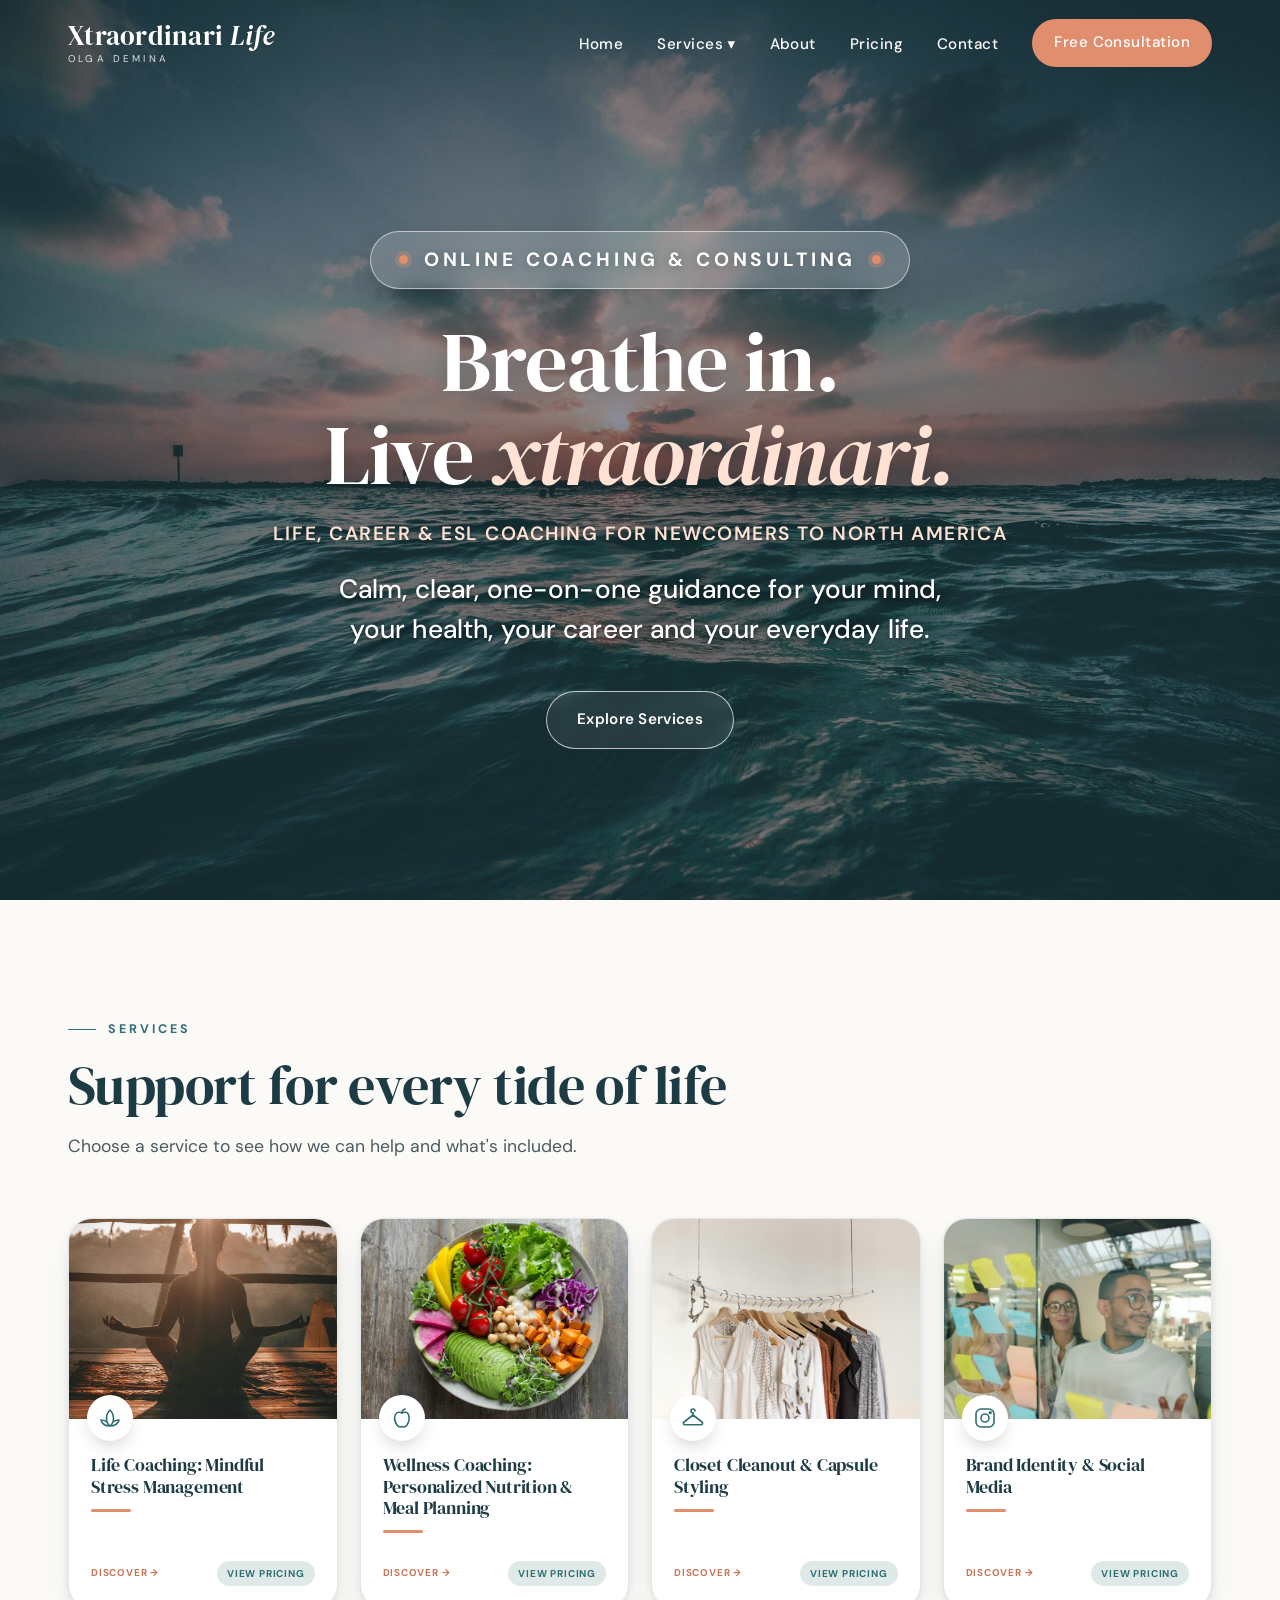
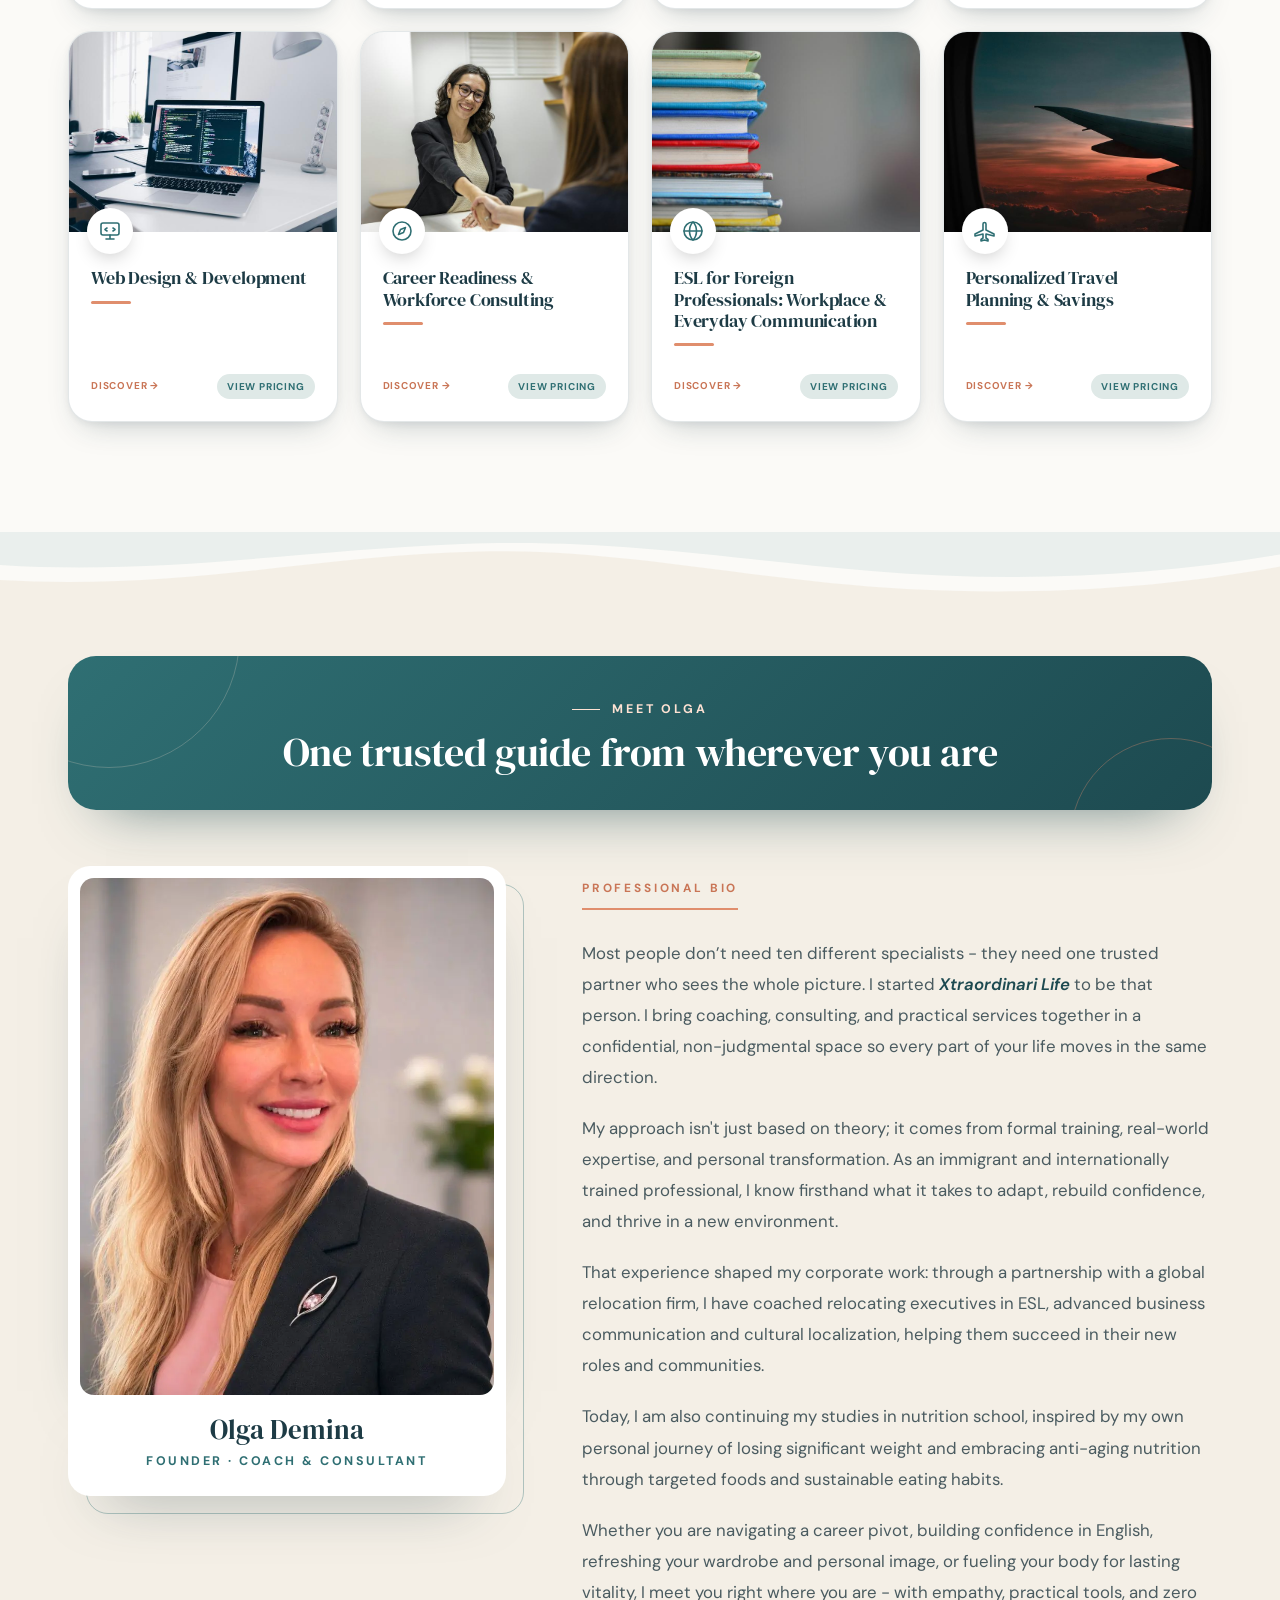
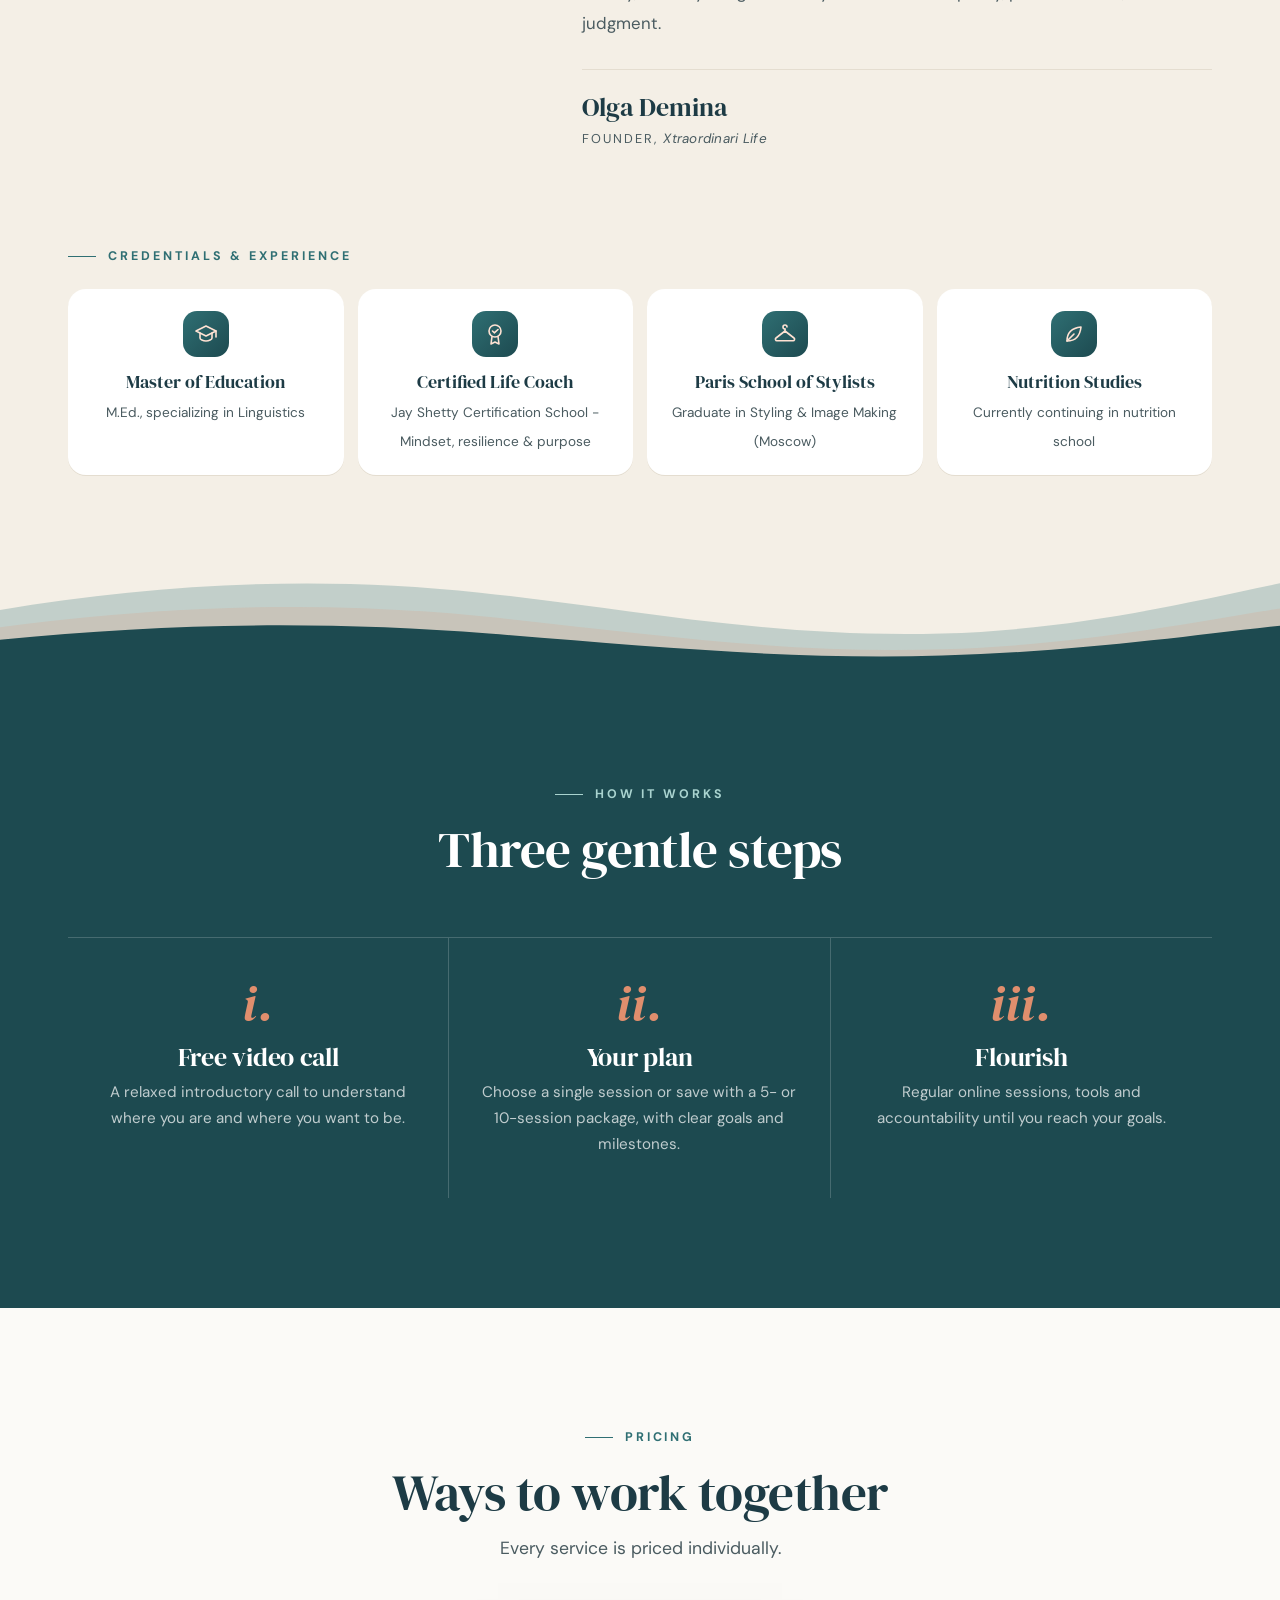
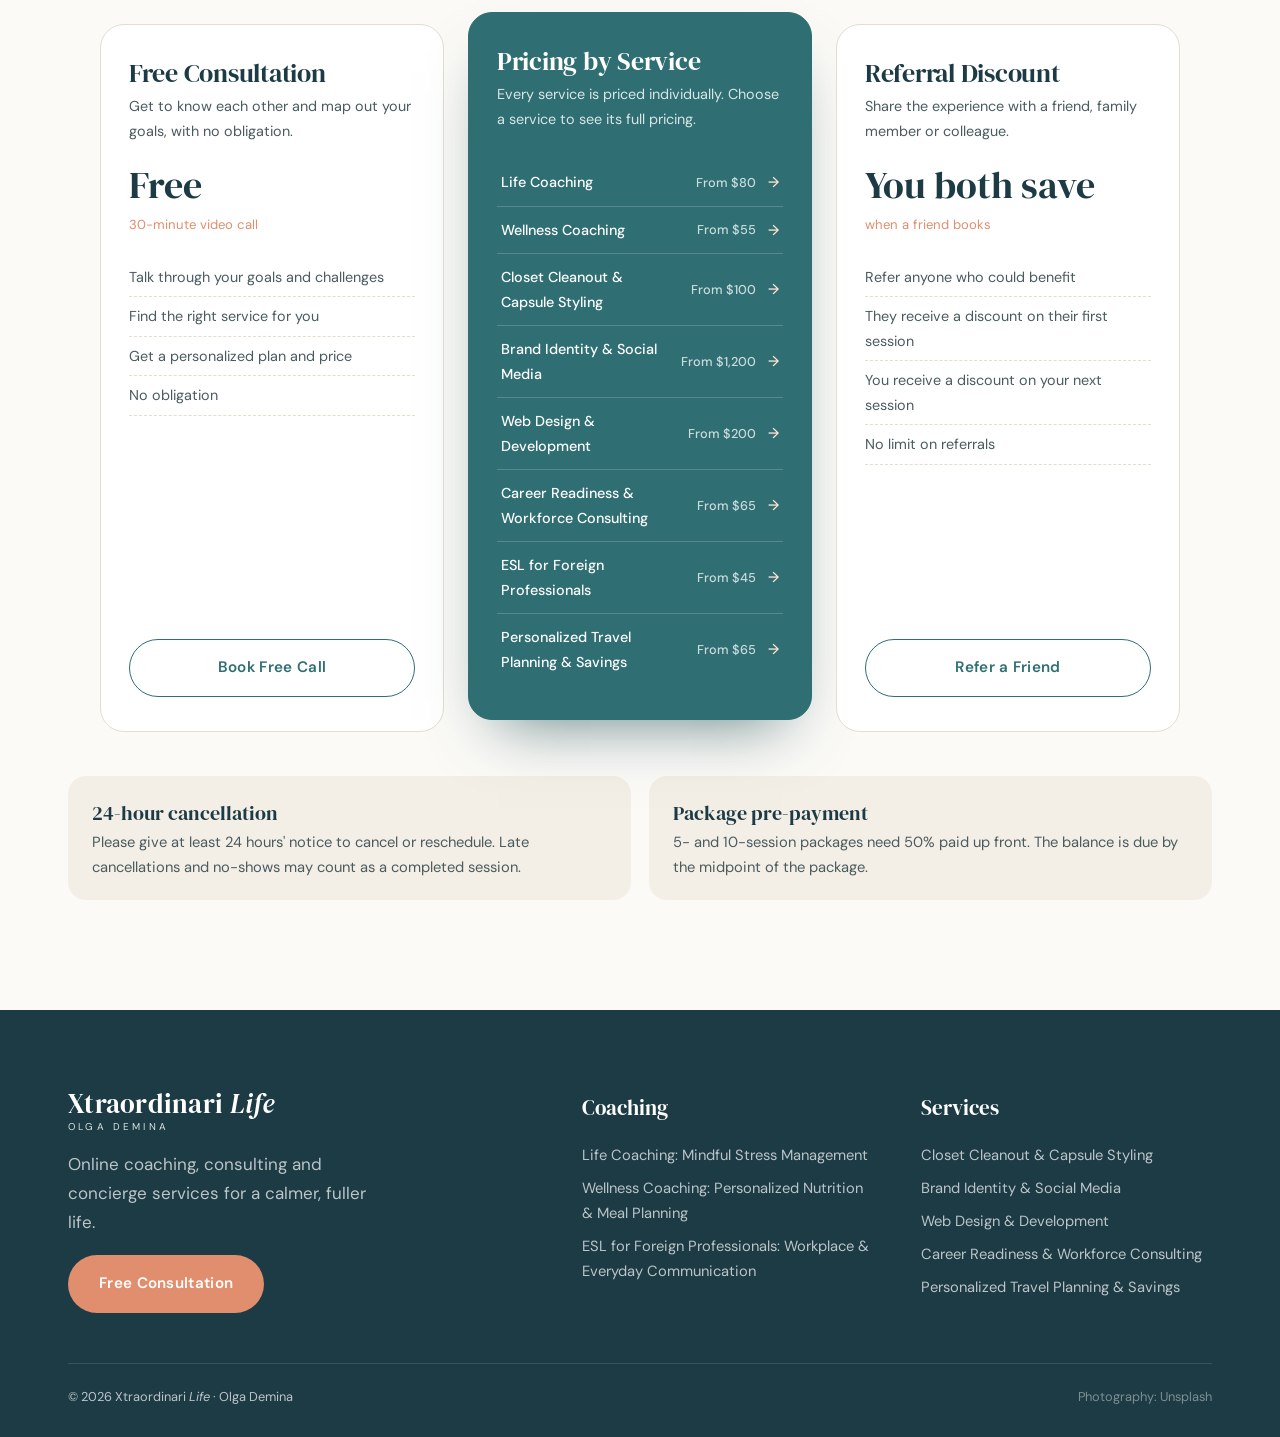
<file: index.html>
<!DOCTYPE html>
<html lang="en" data-root="">
<head>
<meta charset="UTF-8">
<meta name="viewport" content="width=device-width, initial-scale=1.0">
<title>Xtraordinari Life | Coaching for Newcomers to the US &amp; Canada</title>
<meta name="description" content="Online coaching worldwide for people moving to North America: ESL, career, life and wellness coaching, styling, branding and web design with Olga Demina.">
<link rel="canonical" href="https://www.xtraordinari.com/">
<meta name="robots" content="index, follow, max-image-preview:large">
<meta name="author" content="Olga Demina">
<meta property="og:type" content="website">
<meta property="og:site_name" content="Xtraordinari Life">
<meta property="og:locale" content="en_US">
<meta property="og:locale:alternate" content="en_CA">
<meta property="og:title" content="Xtraordinari Life | Coaching for Newcomers to the US &amp; Canada">
<meta property="og:description" content="Online coaching worldwide for people moving to North America: ESL, career, life and wellness coaching, styling, branding and web design with Olga Demina.">
<meta property="og:url" content="https://www.xtraordinari.com/">
<meta property="og:image" content="https://www.xtraordinari.com/images/og-cover.jpg">
<meta property="og:image:width" content="1200">
<meta property="og:image:height" content="630">
<meta name="twitter:card" content="summary_large_image">
<meta name="twitter:title" content="Xtraordinari Life | Coaching for Newcomers to the US &amp; Canada">
<meta name="twitter:description" content="Online coaching worldwide for people moving to North America: ESL, career, life and wellness coaching, styling, branding and web design with Olga Demina.">
<meta name="twitter:image" content="https://www.xtraordinari.com/images/og-cover.jpg">
<meta name="theme-color" content="#1d4a50">
<link rel="icon" href="favicon.ico" sizes="any">
<link rel="icon" href="favicon.svg" type="image/svg+xml">
<link rel="apple-touch-icon" href="apple-touch-icon.png">
<link rel="preconnect" href="https://fonts.googleapis.com"><link rel="preconnect" href="https://fonts.gstatic.com" crossorigin>
<link href="https://fonts.googleapis.com/css2?family=DM+Serif+Display:ital@0;1&family=DM+Sans:ital,opsz,wght@0,9..40,400;0,9..40,500;0,9..40,600;0,9..40,700;1,9..40,400&display=swap" rel="stylesheet">
<link rel="stylesheet" href="assets/site.css">
<script type="application/ld+json">
{
  "@context": "https://schema.org",
  "@type": "ProfessionalService",
  "@id": "https://www.xtraordinari.com/#business",
  "name": "Xtraordinari Life",
  "url": "https://www.xtraordinari.com/",
  "description": "Online coaching worldwide for people moving to North America: ESL, career, life and wellness coaching, styling, branding and web design with Olga Demina.",
  "image": "https://www.xtraordinari.com/images/olga-demina.jpg",
  "logo": "https://www.xtraordinari.com/favicon.svg",
  "email": "olga.demina@xtraordinari.com",
  "founder": {
    "@type": "Person",
    "name": "Olga Demina",
    "jobTitle": "Founder, Coach & Consultant",
    "url": "https://www.xtraordinari.com/#about"
  },
  "areaServed": [
    {
      "@type": "Country",
      "name": "United States"
    },
    {
      "@type": "Country",
      "name": "Canada"
    },
    {
      "@type": "Place",
      "name": "Worldwide (online)"
    },
    {
      "@type": "City",
      "name": "Houston, TX"
    }
  ],
  "audience": {
    "@type": "Audience",
    "audienceType": "Internationally trained professionals, expats and newcomers relocating to the United States and Canada"
  },
  "priceRange": "$$",
  "makesOffer": [
    {
      "@type": "Offer",
      "itemOffered": {
        "@type": "Service",
        "name": "Life Coaching: Mindful Stress Management",
        "url": "https://www.xtraordinari.com/life-coaching/"
      }
    },
    {
      "@type": "Offer",
      "itemOffered": {
        "@type": "Service",
        "name": "Wellness Coaching: Personalized Nutrition & Meal Planning",
        "url": "https://www.xtraordinari.com/nutrition-wellness-coaching/"
      }
    },
    {
      "@type": "Offer",
      "itemOffered": {
        "@type": "Service",
        "name": "Closet Cleanout & Capsule Styling",
        "url": "https://www.xtraordinari.com/closet-cleanout-capsule-styling/"
      }
    },
    {
      "@type": "Offer",
      "itemOffered": {
        "@type": "Service",
        "name": "Brand Identity & Social Media",
        "url": "https://www.xtraordinari.com/brand-identity-social-media/"
      }
    },
    {
      "@type": "Offer",
      "itemOffered": {
        "@type": "Service",
        "name": "Web Design & Development",
        "url": "https://www.xtraordinari.com/web-design-development/"
      }
    },
    {
      "@type": "Offer",
      "itemOffered": {
        "@type": "Service",
        "name": "Career Readiness & Workforce Consulting",
        "url": "https://www.xtraordinari.com/career-coaching-resume-writing/"
      }
    },
    {
      "@type": "Offer",
      "itemOffered": {
        "@type": "Service",
        "name": "ESL for Foreign Professionals: Workplace & Everyday Communication",
        "url": "https://www.xtraordinari.com/esl-for-professionals/"
      }
    },
    {
      "@type": "Offer",
      "itemOffered": {
        "@type": "Service",
        "name": "Personalized Travel Planning & Savings",
        "url": "https://www.xtraordinari.com/travel-planning/"
      }
    }
  ]
}
</script>
<script type="application/ld+json">
{
  "@context": "https://schema.org",
  "@type": "WebSite",
  "name": "Xtraordinari Life",
  "url": "https://www.xtraordinari.com/"
}
</script>
</head>
<body>
<header id="hdr">
  <div class="wrap nav">
    <a href="#top" class="logo">Xtraordinari <em>Life</em><small>Olga Demina</small></a>
    <ul class="menu" id="menu">
      <li><a href="#top">Home</a></li>
      <li class="dropdown" id="dd"><button type="button" id="ddBtn">Services ▾</button><div class="dropdown-panel" id="ddPanel"><a href="life-coaching/"><span class="mini-ico"><svg viewBox="0 0 24 24" fill="none" stroke="currentColor" stroke-width="1.6" stroke-linecap="round" stroke-linejoin="round"><path d="M12 20c-4 0-8-2-9-6 3 0 5 1 6.5 2.5M12 20c4 0 8-2 9-6-3 0-5 1-6.5 2.5M12 20c-2.5-2-3.5-4.5-3.5-7.5S10 6 12 4c2 2 3.5 5.5 3.5 8.5S14.5 18 12 20z"/></svg></span>Life Coaching: Mindful Stress Management</a><a href="nutrition-wellness-coaching/"><span class="mini-ico"><svg viewBox="0 0 24 24" fill="none" stroke="currentColor" stroke-width="1.6" stroke-linecap="round" stroke-linejoin="round"><path d="M12 7c-1.5-1-5-1.5-6.5 1.5S5 16 7 19s3.5 2 5 1.5c1.5.5 3 1.5 5-1.5s2.5-7.5 1.5-10.5S13.5 6 12 7z"/><path d="M12 7c0-2 1-3.5 3-4"/></svg></span>Wellness Coaching: Personalized Nutrition & Meal Planning</a><a href="closet-cleanout-capsule-styling/"><span class="mini-ico"><svg viewBox="0 0 24 24" fill="none" stroke="currentColor" stroke-width="1.6" stroke-linecap="round" stroke-linejoin="round"><path d="M12 7a2 2 0 112-2"/><path d="M12 7v2L3 16a1.5 1.5 0 001 2.7h16a1.5 1.5 0 001-2.7l-9-7"/></svg></span>Closet Cleanout & Capsule Styling</a><a href="brand-identity-social-media/"><span class="mini-ico"><svg viewBox="0 0 24 24" fill="none" stroke="currentColor" stroke-width="1.6" stroke-linecap="round" stroke-linejoin="round"><rect x="3" y="3" width="18" height="18" rx="5"/><circle cx="12" cy="12" r="4"/><circle cx="17.3" cy="6.7" r=".8" fill="currentColor"/></svg></span>Brand Identity & Social Media</a><a href="web-design-development/"><span class="mini-ico"><svg viewBox="0 0 24 24" fill="none" stroke="currentColor" stroke-width="1.6" stroke-linecap="round" stroke-linejoin="round"><rect x="3" y="4" width="18" height="12" rx="2"/><path d="M8 20h8M12 16v4"/><path d="M9 9l-2 1.5L9 12M15 9l2 1.5-2 1.5"/></svg></span>Web Design & Development</a><a href="career-coaching-resume-writing/"><span class="mini-ico"><svg viewBox="0 0 24 24" fill="none" stroke="currentColor" stroke-width="1.6" stroke-linecap="round" stroke-linejoin="round"><circle cx="12" cy="12" r="9"/><path d="M15.5 8.5l-2 5-5 2 2-5z"/></svg></span>Career Readiness & Workforce Consulting</a><a href="esl-for-professionals/"><span class="mini-ico"><svg viewBox="0 0 24 24" fill="none" stroke="currentColor" stroke-width="1.6" stroke-linecap="round" stroke-linejoin="round"><circle cx="12" cy="12" r="9"/><path d="M3 12h18M12 3c2.5 2.5 3.5 5.5 3.5 9s-1 6.5-3.5 9c-2.5-2.5-3.5-5.5-3.5-9s1-6.5 3.5-9z"/></svg></span>ESL for Foreign Professionals: Workplace & Everyday Communication</a><a href="travel-planning/"><span class="mini-ico"><svg viewBox="0 0 24 24" fill="none" stroke="currentColor" stroke-width="1.6" stroke-linecap="round" stroke-linejoin="round"><path d="M21 15l-8-4V5a1.5 1.5 0 00-3 0v6l-8 4v2l8-2v4l-2 1.5V22l3.5-1 3.5 1v-1.5L13 19v-4l8 2z"/></svg></span>Personalized Travel Planning & Savings</a></div></li>
      <li><a href="#about">About</a></li>
      <li><a href="#pricing">Pricing</a></li>
      <li><a href="mailto:olga.demina@xtraordinari.com" class="js-contact-mail">Contact</a></li>
      <li><a href="https://cal.com/olga-n-demina/30min" target="_blank" rel="noopener" class="btn btn-coral js-consult-link">Free Consultation</a></li>
    </ul>
    <button class="burger" id="burger" aria-label="Menu"><span></span><span></span><span></span></button>
  </div>
</header>

<main>
<div class="page active" id="page-home">
  <section class="hero" id="top" style="background-image:url('images/hero-ocean.jpg')">
    <div class="wrap">
      <span class="hero-theme"><i></i>Online Coaching &amp; Consulting<i></i></span>
      <h1>Breathe in.<br>Live <em>xtraordinari.</em><span class="h1-kw">Life, career &amp; ESL coaching for newcomers to North America</span></h1>
      <p class="hero-lead">Calm, clear, one-on-one guidance for your mind, your health, your career and your everyday&nbsp;life.</p>
      <div class="hero-actions">
        <a href="#services" class="btn btn-ghost">Explore Services</a>
      </div>
    </div>
  </section>

  <section class="services" id="services">
    <div class="wrap">
      <div class="head">
        <div><span class="kicker">Services</span><h2>Support for every tide of life</h2></div>
        <p class="lead">Choose a service to see how we can help and what's included.</p>
      </div>
      <div class="tiles" id="tiles"><article class="card">
    <a class="card-main" href="life-coaching/">
      <div class="ph"><div class="ph-img"><div role="img" aria-label="Life Coaching: Mindful Stress Management" style="background-image:url('images/services/life-coaching-sm.jpg')"></div></div><span class="ico"><svg viewBox="0 0 24 24" fill="none" stroke="currentColor" stroke-width="1.6" stroke-linecap="round" stroke-linejoin="round"><path d="M12 20c-4 0-8-2-9-6 3 0 5 1 6.5 2.5M12 20c4 0 8-2 9-6-3 0-5 1-6.5 2.5M12 20c-2.5-2-3.5-4.5-3.5-7.5S10 6 12 4c2 2 3.5 5.5 3.5 8.5S14.5 18 12 20z"/></svg></span></div>
      <div class="body"><h3>Life Coaching: Mindful Stress Management</h3></div></a>
    <div class="card-foot"><a class="go" href="life-coaching/">Discover →</a><button type="button" class="price-toggle" aria-expanded="false">View pricing</button></div>
    <div class="tile-price" hidden>
      <div class="tp-head"><span>Pricing</span><button type="button" class="tp-close" aria-label="Close pricing">×</button></div>
      <ul class="plist compact"><li class="pfree"><span class="pn">Complimentary 30-Minute Discovery Call</span><b class="pp">Free</b></li><li class=""><span class="pn">Single 50-Minute Coaching Session</span><b class="pp">$80</b></li><li class=""><span class="pn">Single 75-Minute Coaching Session</span><b class="pp">$100</b></li><li class=""><span class="pn">4-Session Clarity & Resilience Package</span><b class="pp">Starting at $290</b></li><li class=""><span class="pn">8-Session Deep Transformation Package</span><b class="pp">Starting at $540</b></li></ul>
      <a class="tp-more" href="life-coaching/#pricing">Full pricing details →</a>
    </div>
  </article><article class="card">
    <a class="card-main" href="nutrition-wellness-coaching/">
      <div class="ph"><div class="ph-img"><div role="img" aria-label="Wellness Coaching: Personalized Nutrition & Meal Planning" style="background-image:url('images/services/wellness-coaching-sm.jpg')"></div></div><span class="ico"><svg viewBox="0 0 24 24" fill="none" stroke="currentColor" stroke-width="1.6" stroke-linecap="round" stroke-linejoin="round"><path d="M12 7c-1.5-1-5-1.5-6.5 1.5S5 16 7 19s3.5 2 5 1.5c1.5.5 3 1.5 5-1.5s2.5-7.5 1.5-10.5S13.5 6 12 7z"/><path d="M12 7c0-2 1-3.5 3-4"/></svg></span></div>
      <div class="body"><h3>Wellness Coaching: Personalized Nutrition & Meal Planning</h3></div></a>
    <div class="card-foot"><a class="go" href="nutrition-wellness-coaching/">Discover →</a><button type="button" class="price-toggle" aria-expanded="false">View pricing</button></div>
    <div class="tile-price" hidden>
      <div class="tp-head"><span>Pricing</span><button type="button" class="tp-close" aria-label="Close pricing">×</button></div>
      <ul class="plist compact"><li class="pfree"><span class="pn">Complimentary 30-Minute Discovery Call</span><b class="pp">Free</b></li><li class=""><span class="pn">Single Nutrition & Wellness Consultation (60 min)</span><b class="pp">$55</b></li><li class=""><span class="pn">Custom 7-Day Mix-and-Match Meal Plan + 1 Walkthrough Consultation (60 min)</span><b class="pp">$95</b></li><li class=""><span class="pn">4-Week Anti-Aging & Sustainable Habits Package</span><b class="pp">$215</b></li></ul>
      <a class="tp-more" href="nutrition-wellness-coaching/#pricing">Full pricing details →</a>
    </div>
  </article><article class="card">
    <a class="card-main" href="closet-cleanout-capsule-styling/">
      <div class="ph"><div class="ph-img"><div role="img" aria-label="Closet Cleanout & Capsule Styling" style="background-image:url('images/services/image-branding-sm.jpg')"></div></div><span class="ico"><svg viewBox="0 0 24 24" fill="none" stroke="currentColor" stroke-width="1.6" stroke-linecap="round" stroke-linejoin="round"><path d="M12 7a2 2 0 112-2"/><path d="M12 7v2L3 16a1.5 1.5 0 001 2.7h16a1.5 1.5 0 001-2.7l-9-7"/></svg></span></div>
      <div class="body"><h3>Closet Cleanout & Capsule Styling</h3></div></a>
    <div class="card-foot"><a class="go" href="closet-cleanout-capsule-styling/">Discover →</a><button type="button" class="price-toggle" aria-expanded="false">View pricing</button></div>
    <div class="tile-price" hidden>
      <div class="tp-head"><span>Pricing</span><button type="button" class="tp-close" aria-label="Close pricing">×</button></div>
      <ul class="plist compact"><li class="pfree"><span class="pn">Complimentary 30-Minute Discovery Call</span><b class="pp">Free</b></li><li class=""><span class="pn">Virtual Closet Edit & Online Styling</span><b class="pp">Starting at $120</b></li><li class=""><span class="pn">In-Person Closet Cleanout <em>(Houston Area)</em></span><b class="pp">Starting at $200</b></li><li class=""><span class="pn">In-Person Personal Shopping <em>(Houston Area)</em></span><b class="pp">Starting at $100</b></li><li class=""><span class="pn">Complete Capsule Wardrobe & Digital Lookbook</span><b class="pp">Starting at $250</b></li></ul>
      <a class="tp-more" href="closet-cleanout-capsule-styling/#pricing">Full pricing details →</a>
    </div>
  </article><article class="card">
    <a class="card-main" href="brand-identity-social-media/">
      <div class="ph"><div class="ph-img"><div role="img" aria-label="Brand Identity & Social Media" style="background-image:url('images/services/social-media-sm.jpg')"></div></div><span class="ico"><svg viewBox="0 0 24 24" fill="none" stroke="currentColor" stroke-width="1.6" stroke-linecap="round" stroke-linejoin="round"><rect x="3" y="3" width="18" height="18" rx="5"/><circle cx="12" cy="12" r="4"/><circle cx="17.3" cy="6.7" r=".8" fill="currentColor"/></svg></span></div>
      <div class="body"><h3>Brand Identity & Social Media</h3></div></a>
    <div class="card-foot"><a class="go" href="brand-identity-social-media/">Discover →</a><button type="button" class="price-toggle" aria-expanded="false">View pricing</button></div>
    <div class="tile-price" hidden>
      <div class="tp-head"><span>Pricing</span><button type="button" class="tp-close" aria-label="Close pricing">×</button></div>
      <ul class="plist compact"><li class="pfree"><span class="pn">Complimentary 30-Minute Discovery Call</span><b class="pp">Free</b></li><li class=""><span class="pn">Brand Identity</span><b class="pp">Starting at $1,200</b></li><li class=""><span class="pn">Visual Strategy</span><b class="pp">Starting at $2,500</b></li><li class=""><span class="pn">Complete System</span><b class="pp">Starting at $4,000</b></li></ul>
      <a class="tp-more" href="brand-identity-social-media/#pricing">Full pricing details →</a>
    </div>
  </article><article class="card">
    <a class="card-main" href="web-design-development/">
      <div class="ph"><div class="ph-img"><div role="img" aria-label="Web Design & Development" style="background-image:url('images/services/web-design-sm.jpg')"></div></div><span class="ico"><svg viewBox="0 0 24 24" fill="none" stroke="currentColor" stroke-width="1.6" stroke-linecap="round" stroke-linejoin="round"><rect x="3" y="4" width="18" height="12" rx="2"/><path d="M8 20h8M12 16v4"/><path d="M9 9l-2 1.5L9 12M15 9l2 1.5-2 1.5"/></svg></span></div>
      <div class="body"><h3>Web Design & Development</h3></div></a>
    <div class="card-foot"><a class="go" href="web-design-development/">Discover →</a><button type="button" class="price-toggle" aria-expanded="false">View pricing</button></div>
    <div class="tile-price" hidden>
      <div class="tp-head"><span>Pricing</span><button type="button" class="tp-close" aria-label="Close pricing">×</button></div>
      <ul class="plist compact"><li class="pfree"><span class="pn">Complimentary 30-Minute Discovery Call</span><b class="pp">Free</b></li><li class=""><span class="pn">Landing Page / One-Page Website</span><b class="pp">Starting at $350</b></li><li class=""><span class="pn">Small-Business Website Design (Up to 5 Pages)</span><b class="pp">Starting at $650</b></li><li class=""><span class="pn">Website Refresh & Technical Tune-Up</span><b class="pp">Starting at $200</b></li></ul>
      <a class="tp-more" href="web-design-development/#pricing">Full pricing details →</a>
    </div>
  </article><article class="card">
    <a class="card-main" href="career-coaching-resume-writing/">
      <div class="ph"><div class="ph-img"><div role="img" aria-label="Career Readiness & Workforce Consulting" style="background-image:url('images/services/career-counseling-sm.jpg')"></div></div><span class="ico"><svg viewBox="0 0 24 24" fill="none" stroke="currentColor" stroke-width="1.6" stroke-linecap="round" stroke-linejoin="round"><circle cx="12" cy="12" r="9"/><path d="M15.5 8.5l-2 5-5 2 2-5z"/></svg></span></div>
      <div class="body"><h3>Career Readiness & Workforce Consulting</h3></div></a>
    <div class="card-foot"><a class="go" href="career-coaching-resume-writing/">Discover →</a><button type="button" class="price-toggle" aria-expanded="false">View pricing</button></div>
    <div class="tile-price" hidden>
      <div class="tp-head"><span>Pricing</span><button type="button" class="tp-close" aria-label="Close pricing">×</button></div>
      <ul class="plist compact"><li class="pfree"><span class="pn">Complimentary 30-Minute Discovery Call</span><b class="pp">Free</b></li><li class="pgrp">For Individual Job Seekers</li><li class=""><span class="pn">ATS Resume Writing & Optimization</span><b class="pp">Starting at $100</b></li><li class=""><span class="pn">Additional Tailored Resume Version</span><b class="pp">+$40 each</b></li><li class=""><span class="pn">Job Board Profile Setup & Search Navigation (Up to 90 min)</span><b class="pp">Starting at $65</b></li><li class=""><span class="pn">1-on-1 Mock Interview & Career Coaching (60 min)</span><b class="pp">$65</b></li><li class=""><span class="pn">Complete Job-Seeker Career Bundle</span><b class="pp">Starting at $200</b></li><li class="pgrp">For Training Providers & Organizations</li><li class=""><span class="pn">Program Operations, Enrollment & Community Outreach Consulting</span><b class="pp">Custom Quote</b></li></ul>
      <a class="tp-more" href="career-coaching-resume-writing/#pricing">Full pricing details →</a>
    </div>
  </article><article class="card">
    <a class="card-main" href="esl-for-professionals/">
      <div class="ph"><div class="ph-img"><div role="img" aria-label="ESL for Foreign Professionals: Workplace & Everyday Communication" style="background-image:url('images/services/esl-sm.jpg')"></div></div><span class="ico"><svg viewBox="0 0 24 24" fill="none" stroke="currentColor" stroke-width="1.6" stroke-linecap="round" stroke-linejoin="round"><circle cx="12" cy="12" r="9"/><path d="M3 12h18M12 3c2.5 2.5 3.5 5.5 3.5 9s-1 6.5-3.5 9c-2.5-2.5-3.5-5.5-3.5-9s1-6.5 3.5-9z"/></svg></span></div>
      <div class="body"><h3>ESL for Foreign Professionals: Workplace & Everyday Communication</h3></div></a>
    <div class="card-foot"><a class="go" href="esl-for-professionals/">Discover →</a><button type="button" class="price-toggle" aria-expanded="false">View pricing</button></div>
    <div class="tile-price" hidden>
      <div class="tp-head"><span>Pricing</span><button type="button" class="tp-close" aria-label="Close pricing">×</button></div>
      <ul class="plist compact"><li class="pfree"><span class="pn">Complimentary 30-Minute Discovery Call</span><b class="pp">Free</b></li><li class=""><span class="pn">Single 60-Minute ESL Session</span><b class="pp">$45</b></li><li class=""><span class="pn">Monthly Fluency Plan (2x/Week — 8 Sessions)</span><b class="pp">$320</b></li><li class=""><span class="pn">Intensive Monthly Plan (3x/Week — 12 Sessions)</span><b class="pp">$420</b></li></ul>
      <a class="tp-more" href="esl-for-professionals/#pricing">Full pricing details →</a>
    </div>
  </article><article class="card">
    <a class="card-main" href="travel-planning/">
      <div class="ph"><div class="ph-img"><div role="img" aria-label="Personalized Travel Planning & Savings" style="background-image:url('images/services/travel-sm.jpg')"></div></div><span class="ico"><svg viewBox="0 0 24 24" fill="none" stroke="currentColor" stroke-width="1.6" stroke-linecap="round" stroke-linejoin="round"><path d="M21 15l-8-4V5a1.5 1.5 0 00-3 0v6l-8 4v2l8-2v4l-2 1.5V22l3.5-1 3.5 1v-1.5L13 19v-4l8 2z"/></svg></span></div>
      <div class="body"><h3>Personalized Travel Planning & Savings</h3></div></a>
    <div class="card-foot"><a class="go" href="travel-planning/">Discover →</a><button type="button" class="price-toggle" aria-expanded="false">View pricing</button></div>
    <div class="tile-price" hidden>
      <div class="tp-head"><span>Pricing</span><button type="button" class="tp-close" aria-label="Close pricing">×</button></div>
      <ul class="plist compact"><li class="pfree"><span class="pn">Complimentary 30-Minute Discovery Call</span><b class="pp">Free</b></li><li class=""><span class="pn">Flight, Hotel & Ticket Deal Research</span><b class="pp">Starting at $65</b></li><li class=""><span class="pn">Weekend & Short Getaway Itinerary (Up to 4 Days)</span><b class="pp">Starting at $125</b></li><li class=""><span class="pn">Extended & Multi-Destination Trip Planning (5+ Days)</span><b class="pp">Starting at $225</b></li><li class=""><span class="pn">Travel Membership & Wholesale Savings Overview</span><b class="pp">Complimentary</b></li></ul>
      <a class="tp-more" href="travel-planning/#pricing">Full pricing details →</a>
    </div>
  </article></div>
    </div>
  </section>

  <section class="about" id="about">
    <div class="wave wave-top" aria-hidden="true"><svg viewBox="0 0 1440 120" preserveAspectRatio="none"><path d="M0 0h1440v46c-120 26-260 40-420 30C840 64 700 22 540 26 360 30 210 78 0 64z" fill="#fbfaf7"/><path d="M0 0h1440v30c-150 30-300 38-460 22C820 36 690 8 520 16 340 24 180 58 0 44z" fill="#2f6f73" opacity=".08"/></svg></div>
    <div class="wrap about-head"><div class="about-title reveal"><span class="kicker">Meet Olga</span><h2>One trusted guide from wherever you are</h2></div></div>
    <div class="wrap about-grid">
      <aside class="bio-card">
        <figure class="bio-photo"><picture><source srcset="images/olga-demina.webp" type="image/webp"><img src="images/olga-demina.jpg" alt="Olga Demina, founder of Xtraordinari Life, life coach and relocation consultant" width="800" height="1000" loading="lazy"></picture></figure>
        <div class="bio-id">
          <b>Olga Demina</b>
          <span>Founder · Coach &amp; Consultant</span>
        </div>
      </aside>
      <div class="bio-text">
        <span class="bio-label">Professional bio</span>
        <p class="about-lead">Most people don’t need ten different specialists - they need one trusted partner who sees the whole picture. I started <em>Xtraordinari Life</em> to be that person. I bring coaching, consulting, and practical services together in a confidential, non-judgmental space so every part of your life moves in the same direction.</p>
        <p>My approach isn't just based on theory; it comes from formal training, real-world expertise, and personal transformation. As an immigrant and internationally trained professional, I know firsthand what it takes to adapt, rebuild confidence, and thrive in a new environment.</p>
        <p>That experience shaped my corporate work: through a partnership with a global relocation firm, I have coached relocating executives in ESL, advanced business communication and cultural localization, helping them succeed in their new roles and communities.</p>
        <p>Today, I am also continuing my studies in nutrition school, inspired by my own personal journey of losing significant weight and embracing anti-aging nutrition through targeted foods and sustainable eating habits.</p>
        <p>Whether you are navigating a career pivot, building confidence in English, refreshing your wardrobe and personal image, or fueling your body for lasting vitality, I meet you right where you are - with empathy, practical tools, and zero judgment.</p>
        <p class="bio-sign">Olga Demina<span>Founder, <em>Xtraordinari Life</em></span></p>
      </div>
    </div>
    <div class="wrap creds-row"><span class="kicker">Credentials &amp; experience</span><div class="creds"><div class="cred reveal"><span class="cred-ico"><svg viewBox="0 0 24 24" fill="none" stroke="currentColor" stroke-width="1.6" stroke-linecap="round" stroke-linejoin="round"><path d="M2 9l10-5 10 5-10 5z"/><path d="M6 11v5c0 1.5 3 3 6 3s6-1.5 6-3v-5"/><path d="M22 9v6"/></svg></span><div><b>Master of Education</b><span>M.Ed., specializing in Linguistics</span></div></div><div class="cred reveal"><span class="cred-ico"><svg viewBox="0 0 24 24" fill="none" stroke="currentColor" stroke-width="1.6" stroke-linecap="round" stroke-linejoin="round"><circle cx="12" cy="9" r="6"/><path d="M9 14.5L8 22l4-2 4 2-1-7.5"/><path d="M9.5 9l1.8 1.8L15 7.5"/></svg></span><div><b>Certified Life Coach</b><span>Jay Shetty Certification School - Mindset, resilience &amp; purpose</span></div></div><div class="cred reveal"><span class="cred-ico"><svg viewBox="0 0 24 24" fill="none" stroke="currentColor" stroke-width="1.6" stroke-linecap="round" stroke-linejoin="round"><path d="M12 7a2 2 0 112-2"/><path d="M12 7v2L3 16a1.5 1.5 0 001 2.7h16a1.5 1.5 0 001-2.7l-9-7"/></svg></span><div><b>Paris School of Stylists</b><span>Graduate in Styling &amp; Image Making (Moscow)</span></div></div><div class="cred reveal"><span class="cred-ico"><svg viewBox="0 0 24 24" fill="none" stroke="currentColor" stroke-width="1.6" stroke-linecap="round" stroke-linejoin="round"><path d="M5 19c0-8 5-13 14-14-1 9-6 14-14 14z"/><path d="M5 19l7-7"/></svg></span><div><b>Nutrition Studies</b><span>Currently continuing in nutrition school</span></div></div></div></div>
    <div class="wave wave-bottom" aria-hidden="true"><svg viewBox="0 0 1440 140" preserveAspectRatio="none"><path d="M0 70c180-34 360-44 540-22s330 58 520 52c150-5 270-38 380-64v104H0z" fill="#2f6f73" opacity=".25"/><path d="M0 92c200-30 380-34 560-12s330 46 500 40c150-5 270-32 380-52v72H0z" fill="#e08e6d" opacity=".18"/><path d="M0 108c190-22 370-24 550-8s340 34 510 28c150-5 270-24 380-38v50H0z" fill="#1d4a50"/></svg></div>
  </section>

  <section class="steps">
    <div class="wrap">
      <span class="kicker">How it works</span>
      <h2>Three gentle steps</h2>
      <div class="step-row">
        <div><b>i.</b><h3>Free video call</h3><p>A relaxed introductory call to understand where you are and where you want to be.</p></div>
        <div><b>ii.</b><h3>Your plan</h3><p>Choose a single session or save with a 5- or 10-session package, with clear goals and milestones.</p></div>
        <div><b>iii.</b><h3>Flourish</h3><p>Regular online sessions, tools and accountability until you reach your goals.</p></div>
      </div>
    </div>
  </section>

  <section class="pricing" id="pricing">
    <div class="wrap">
      <span class="kicker">Pricing</span>
      <h2>Ways to work together</h2>
      <p class="lead" style="margin:14px auto 0">Every service is priced individually.</p>
      <div class="price-grid" id="priceGrid"><div class="price ">
    <h3>Free Consultation</h3><p>Get to know each other and map out your goals, with no obligation.</p>
    <div class="amt">Free</div>
    <div class="save">30-minute video call</div>
    <ul><li>Talk through your goals and challenges</li><li>Find the right service for you</li><li>Get a personalized plan and price</li><li>No obligation</li></ul>
    <a href="https://cal.com/olga-n-demina/30min" target="_blank" rel="noopener" class="btn btn-line">Book Free Call</a></div><div class="price featured svc-links">
    <h3>Pricing by Service</h3><p>Every service is priced individually. Choose a service to see its full pricing.</p>
    <ul><li><a href="life-coaching/#pricing"><span>Life Coaching</span><em>From $80</em></a></li><li><a href="nutrition-wellness-coaching/#pricing"><span>Wellness Coaching</span><em>From $55</em></a></li><li><a href="closet-cleanout-capsule-styling/#pricing"><span>Closet Cleanout & Capsule Styling</span><em>From $100</em></a></li><li><a href="brand-identity-social-media/#pricing"><span>Brand Identity & Social Media</span><em>From $1,200</em></a></li><li><a href="web-design-development/#pricing"><span>Web Design & Development</span><em>From $200</em></a></li><li><a href="career-coaching-resume-writing/#pricing"><span>Career Readiness & Workforce Consulting</span><em>From $65</em></a></li><li><a href="esl-for-professionals/#pricing"><span>ESL for Foreign Professionals</span><em>From $45</em></a></li><li><a href="travel-planning/#pricing"><span>Personalized Travel Planning & Savings</span><em>From $65</em></a></li></ul></div><div class="price ">
    <h3>Referral Discount</h3><p>Share the experience with a friend, family member or colleague.</p>
    <div class="amt">You both save</div>
    <div class="save">when a friend books</div>
    <ul><li>Refer anyone who could benefit</li><li>They receive a discount on their first session</li><li>You receive a discount on your next session</li><li>No limit on referrals</li></ul>
    <a href="mailto:olga.demina@xtraordinari.com?subject=Referral%20for%20xtraordinari%20Life"  class="btn btn-line">Refer a Friend</a></div></div>
      <div class="notes">
        <div><b>24-hour cancellation</b><span class="js-cancel">Please give at least 24 hours' notice to cancel or reschedule. Late cancellations and no-shows may count as a completed session.</span></div>
        <div><b>Package pre-payment</b><span class="js-prepay">5- and 10-session packages need 50% paid up front. The balance is due by the midpoint of the package.</span></div>
      </div>
    </div>
  </section>

</div>
</main>

<footer id="contact">
  <div class="wrap">
    <div class="f-grid">
      <div><div class="logo">Xtraordinari <em>Life</em><small>Olga Demina</small></div><p style="margin:18px 0;max-width:300px">Online coaching, consulting and concierge services for a calmer, fuller life.</p><a href="https://cal.com/olga-n-demina/30min" target="_blank" rel="noopener" class="btn btn-coral js-consult-link">Free Consultation</a></div>
      <div><h4>Coaching</h4><ul id="footCol1"><li><a href="life-coaching/">Life Coaching: Mindful Stress Management</a></li><li><a href="nutrition-wellness-coaching/">Wellness Coaching: Personalized Nutrition & Meal Planning</a></li><li><a href="esl-for-professionals/">ESL for Foreign Professionals: Workplace & Everyday Communication</a></li></ul></div>
      <div><h4>Services</h4><ul id="footCol2"><li><a href="closet-cleanout-capsule-styling/">Closet Cleanout & Capsule Styling</a></li><li><a href="brand-identity-social-media/">Brand Identity & Social Media</a></li><li><a href="web-design-development/">Web Design & Development</a></li><li><a href="career-coaching-resume-writing/">Career Readiness & Workforce Consulting</a></li><li><a href="travel-planning/">Personalized Travel Planning & Savings</a></li></ul></div>
    </div>
    <div class="f-bot"><span>© <span class="yr">2026</span> Xtraordinari <em>Life</em> · Olga Demina</span><span class="credit">Photography: Unsplash</span></div>
  </div>
</footer>
<script src="assets/site.js"></script>
</body>
</html>
</file>
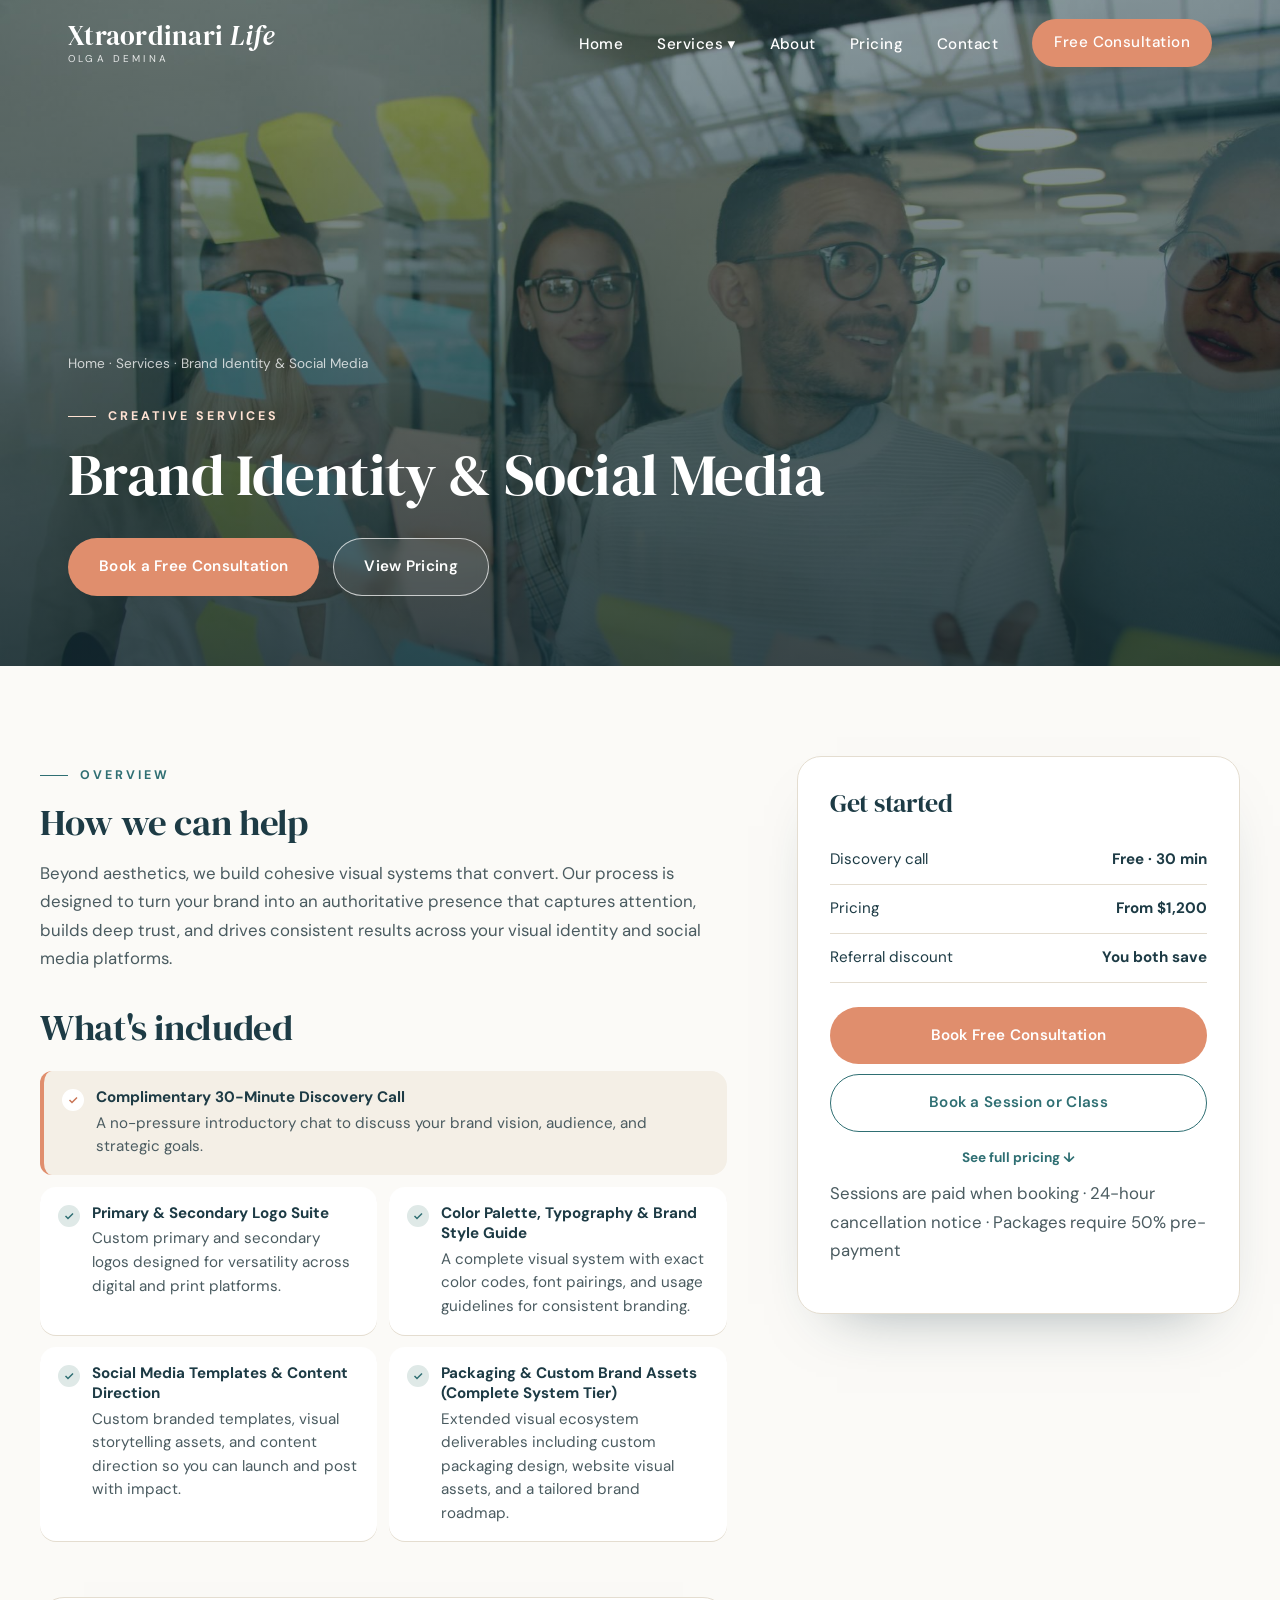
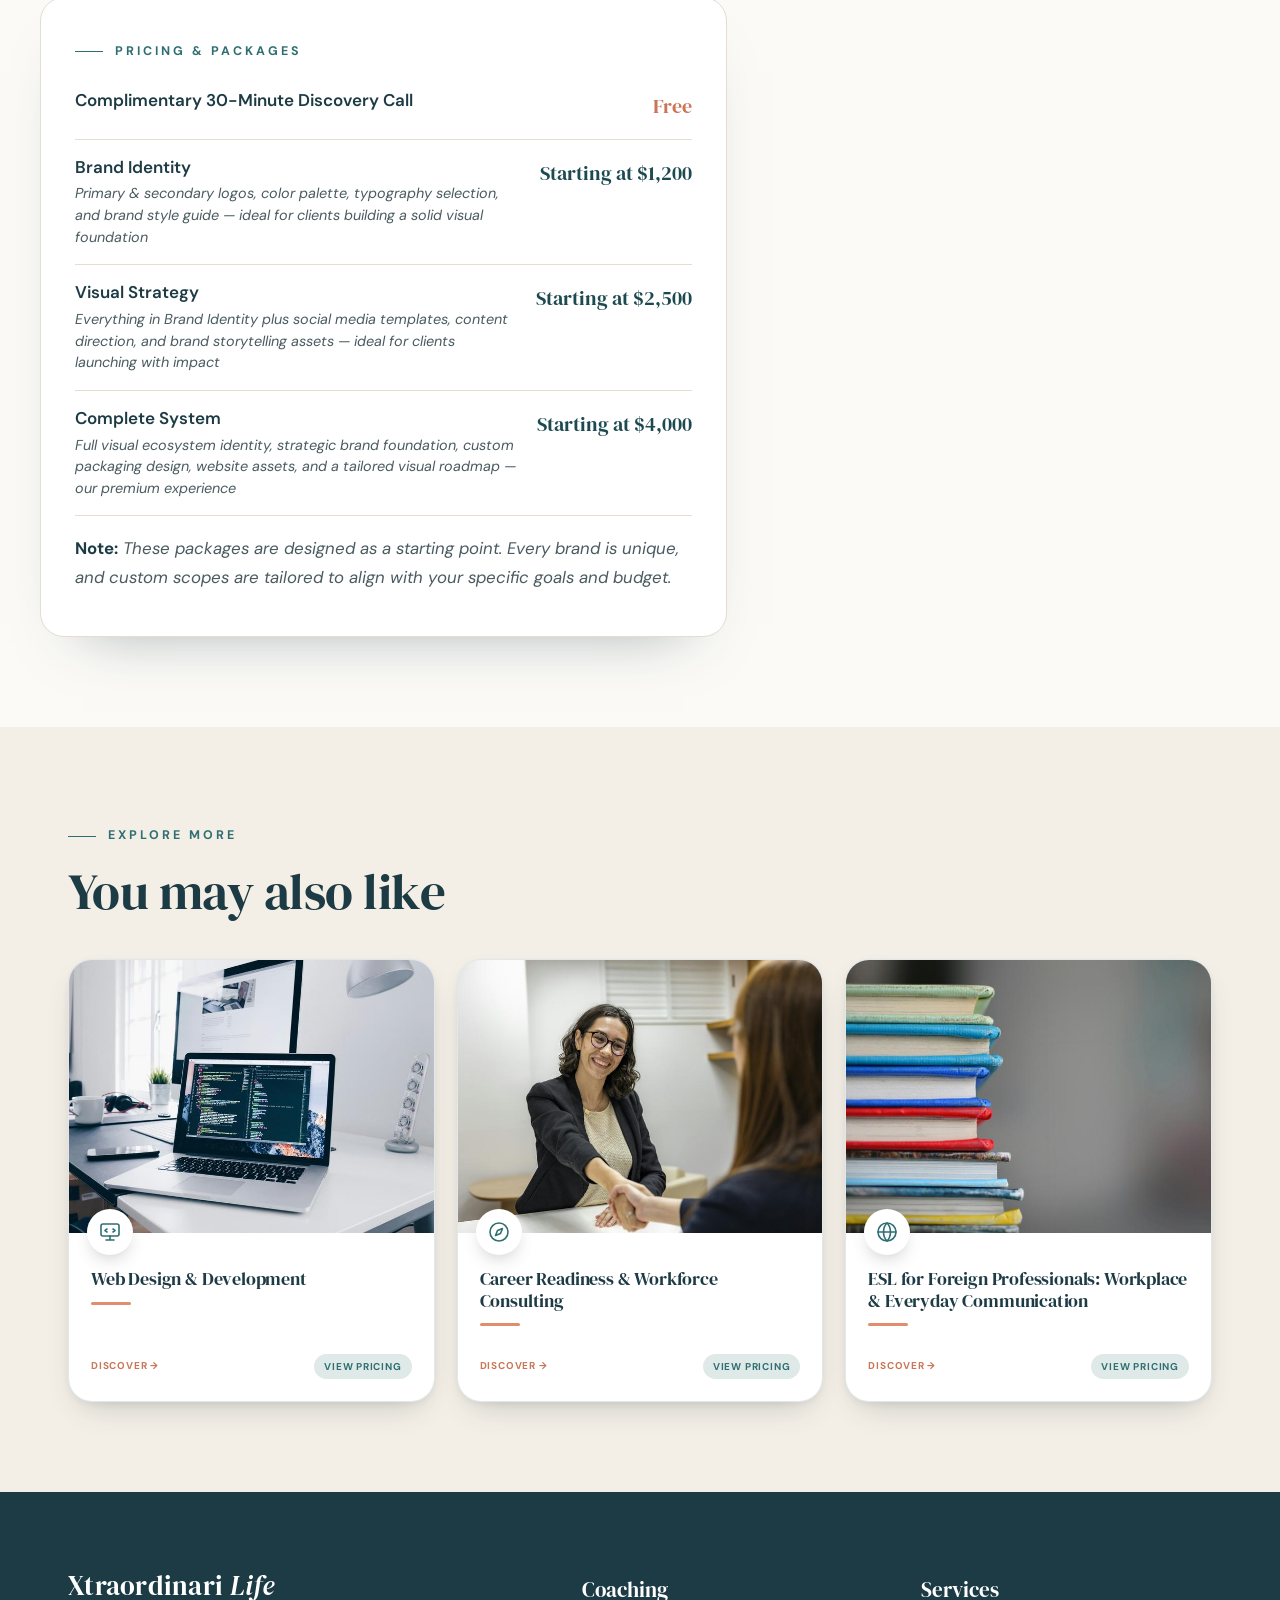
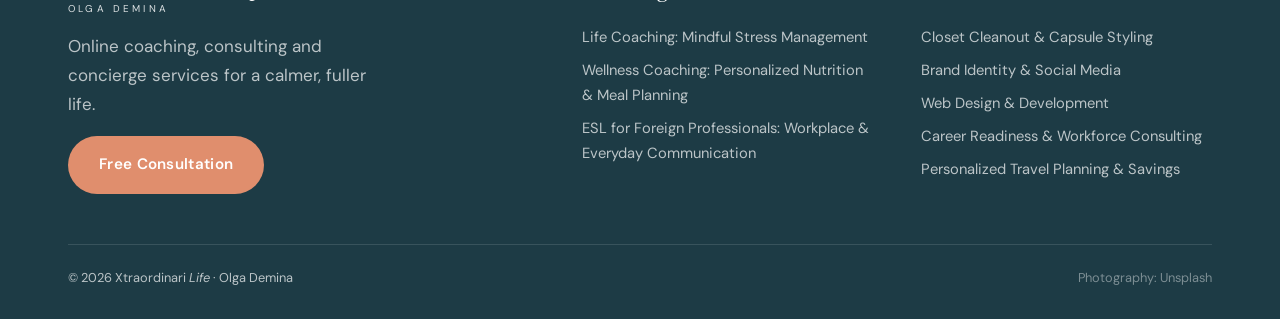
<file: brand-identity-social-media/index.html>
<!DOCTYPE html>
<html lang="en" data-root="../">
<head>
<meta charset="UTF-8">
<meta name="viewport" content="width=device-width, initial-scale=1.0">
<title>Brand Identity &amp; Social Media Design | Xtraordinari Life</title>
<meta name="description" content="Brand identity and social media design for small businesses worldwide and newcomer entrepreneurs launching in the US or Canada. Free 30-minute call.">
<link rel="canonical" href="https://www.xtraordinari.com/brand-identity-social-media/">
<meta name="robots" content="index, follow, max-image-preview:large">
<meta name="author" content="Olga Demina">
<meta property="og:type" content="website">
<meta property="og:site_name" content="Xtraordinari Life">
<meta property="og:locale" content="en_US">
<meta property="og:locale:alternate" content="en_CA">
<meta property="og:title" content="Brand Identity &amp; Social Media Design | Xtraordinari Life">
<meta property="og:description" content="Brand identity and social media design for small businesses worldwide and newcomer entrepreneurs launching in the US or Canada. Free 30-minute call.">
<meta property="og:url" content="https://www.xtraordinari.com/brand-identity-social-media/">
<meta property="og:image" content="https://www.xtraordinari.com/images/services/social-media.jpg">
<meta property="og:image:width" content="1200">
<meta property="og:image:height" content="630">
<meta name="twitter:card" content="summary_large_image">
<meta name="twitter:title" content="Brand Identity &amp; Social Media Design | Xtraordinari Life">
<meta name="twitter:description" content="Brand identity and social media design for small businesses worldwide and newcomer entrepreneurs launching in the US or Canada. Free 30-minute call.">
<meta name="twitter:image" content="https://www.xtraordinari.com/images/services/social-media.jpg">
<meta name="theme-color" content="#1d4a50">
<link rel="icon" href="../favicon.ico" sizes="any">
<link rel="icon" href="../favicon.svg" type="image/svg+xml">
<link rel="apple-touch-icon" href="../apple-touch-icon.png">
<link rel="preconnect" href="https://fonts.googleapis.com"><link rel="preconnect" href="https://fonts.gstatic.com" crossorigin>
<link href="https://fonts.googleapis.com/css2?family=DM+Serif+Display:ital@0;1&family=DM+Sans:ital,opsz,wght@0,9..40,400;0,9..40,500;0,9..40,600;0,9..40,700;1,9..40,400&display=swap" rel="stylesheet">
<link rel="stylesheet" href="../assets/site.css">
<script type="application/ld+json">
{
  "@context": "https://schema.org",
  "@type": "Service",
  "name": "Brand Identity & Social Media",
  "serviceType": "Creative Services",
  "url": "https://www.xtraordinari.com/brand-identity-social-media/",
  "description": "Beyond aesthetics, we build cohesive visual systems that convert. Our process is designed to turn your brand into an authoritative presence that captures attention, builds deep trust, and drives consistent results across your visual identity and social media platforms.",
  "image": "https://www.xtraordinari.com/images/services/social-media.jpg",
  "provider": {
    "@type": "ProfessionalService",
    "@id": "https://www.xtraordinari.com/#business",
    "name": "Xtraordinari Life",
    "url": "https://www.xtraordinari.com/"
  },
  "areaServed": [
    {
      "@type": "Country",
      "name": "United States"
    },
    {
      "@type": "Country",
      "name": "Canada"
    },
    {
      "@type": "Place",
      "name": "Worldwide (online)"
    }
  ],
  "audience": {
    "@type": "Audience",
    "audienceType": "Internationally trained professionals, expats and newcomers relocating to the United States and Canada"
  },
  "availableChannel": {
    "@type": "ServiceChannel",
    "serviceUrl": "https://www.xtraordinari.com/brand-identity-social-media/",
    "name": "Online video sessions"
  },
  "offers": {
    "@type": "AggregateOffer",
    "priceCurrency": "USD",
    "lowPrice": "1200",
    "offerCount": 4
  }
}
</script>
<script type="application/ld+json">
{
  "@context": "https://schema.org",
  "@type": "BreadcrumbList",
  "itemListElement": [
    {
      "@type": "ListItem",
      "position": 1,
      "name": "Home",
      "item": "https://www.xtraordinari.com/"
    },
    {
      "@type": "ListItem",
      "position": 2,
      "name": "Services",
      "item": "https://www.xtraordinari.com/#services"
    },
    {
      "@type": "ListItem",
      "position": 3,
      "name": "Brand Identity & Social Media",
      "item": "https://www.xtraordinari.com/brand-identity-social-media/"
    }
  ]
}
</script>
</head>
<body>
<header id="hdr">
  <div class="wrap nav">
    <a href="../" class="logo">Xtraordinari <em>Life</em><small>Olga Demina</small></a>
    <ul class="menu" id="menu">
      <li><a href="../">Home</a></li>
      <li class="dropdown" id="dd"><button type="button" id="ddBtn">Services ▾</button><div class="dropdown-panel" id="ddPanel"><a href="../life-coaching/"><span class="mini-ico"><svg viewBox="0 0 24 24" fill="none" stroke="currentColor" stroke-width="1.6" stroke-linecap="round" stroke-linejoin="round"><path d="M12 20c-4 0-8-2-9-6 3 0 5 1 6.5 2.5M12 20c4 0 8-2 9-6-3 0-5 1-6.5 2.5M12 20c-2.5-2-3.5-4.5-3.5-7.5S10 6 12 4c2 2 3.5 5.5 3.5 8.5S14.5 18 12 20z"/></svg></span>Life Coaching: Mindful Stress Management</a><a href="../nutrition-wellness-coaching/"><span class="mini-ico"><svg viewBox="0 0 24 24" fill="none" stroke="currentColor" stroke-width="1.6" stroke-linecap="round" stroke-linejoin="round"><path d="M12 7c-1.5-1-5-1.5-6.5 1.5S5 16 7 19s3.5 2 5 1.5c1.5.5 3 1.5 5-1.5s2.5-7.5 1.5-10.5S13.5 6 12 7z"/><path d="M12 7c0-2 1-3.5 3-4"/></svg></span>Wellness Coaching: Personalized Nutrition & Meal Planning</a><a href="../closet-cleanout-capsule-styling/"><span class="mini-ico"><svg viewBox="0 0 24 24" fill="none" stroke="currentColor" stroke-width="1.6" stroke-linecap="round" stroke-linejoin="round"><path d="M12 7a2 2 0 112-2"/><path d="M12 7v2L3 16a1.5 1.5 0 001 2.7h16a1.5 1.5 0 001-2.7l-9-7"/></svg></span>Closet Cleanout & Capsule Styling</a><a href="../brand-identity-social-media/"><span class="mini-ico"><svg viewBox="0 0 24 24" fill="none" stroke="currentColor" stroke-width="1.6" stroke-linecap="round" stroke-linejoin="round"><rect x="3" y="3" width="18" height="18" rx="5"/><circle cx="12" cy="12" r="4"/><circle cx="17.3" cy="6.7" r=".8" fill="currentColor"/></svg></span>Brand Identity & Social Media</a><a href="../web-design-development/"><span class="mini-ico"><svg viewBox="0 0 24 24" fill="none" stroke="currentColor" stroke-width="1.6" stroke-linecap="round" stroke-linejoin="round"><rect x="3" y="4" width="18" height="12" rx="2"/><path d="M8 20h8M12 16v4"/><path d="M9 9l-2 1.5L9 12M15 9l2 1.5-2 1.5"/></svg></span>Web Design & Development</a><a href="../career-coaching-resume-writing/"><span class="mini-ico"><svg viewBox="0 0 24 24" fill="none" stroke="currentColor" stroke-width="1.6" stroke-linecap="round" stroke-linejoin="round"><circle cx="12" cy="12" r="9"/><path d="M15.5 8.5l-2 5-5 2 2-5z"/></svg></span>Career Readiness & Workforce Consulting</a><a href="../esl-for-professionals/"><span class="mini-ico"><svg viewBox="0 0 24 24" fill="none" stroke="currentColor" stroke-width="1.6" stroke-linecap="round" stroke-linejoin="round"><circle cx="12" cy="12" r="9"/><path d="M3 12h18M12 3c2.5 2.5 3.5 5.5 3.5 9s-1 6.5-3.5 9c-2.5-2.5-3.5-5.5-3.5-9s1-6.5 3.5-9z"/></svg></span>ESL for Foreign Professionals: Workplace & Everyday Communication</a><a href="../travel-planning/"><span class="mini-ico"><svg viewBox="0 0 24 24" fill="none" stroke="currentColor" stroke-width="1.6" stroke-linecap="round" stroke-linejoin="round"><path d="M21 15l-8-4V5a1.5 1.5 0 00-3 0v6l-8 4v2l8-2v4l-2 1.5V22l3.5-1 3.5 1v-1.5L13 19v-4l8 2z"/></svg></span>Personalized Travel Planning & Savings</a></div></li>
      <li><a href="../#about">About</a></li>
      <li><a href="../#pricing">Pricing</a></li>
      <li><a href="mailto:olga.demina@xtraordinari.com" class="js-contact-mail">Contact</a></li>
      <li><a href="https://cal.com/olga-n-demina/30min" target="_blank" rel="noopener" class="btn btn-coral js-consult-link">Free Consultation</a></li>
    </ul>
    <button class="burger" id="burger" aria-label="Menu"><span></span><span></span><span></span></button>
  </div>
</header>

<main>
<div class="page active" id="page-service">
  <section class="s-hero" style="background-image:url('../images/services/social-media.jpg')">
    <div class="wrap">
      <div class="crumb"><a href="../">Home</a> · <a href="../#services">Services</a> · Brand Identity & Social Media</div>
      <span class="kicker">Creative Services</span>
      <h1>Brand Identity & Social Media</h1>
      <div class="hero-actions" style="justify-content:flex-start"><a href="https://cal.com/olga-n-demina/30min?service=Brand%20Identity%20%26%20Social%20Media" target="_blank" rel="noopener" class="btn btn-coral">Book a Free Consultation</a><a href="../brand-identity-social-media/#pricing" class="btn btn-ghost">View Pricing</a></div>
    </div>
  </section>
  <div class="wrap s-body">
    <div>
      <span class="kicker">Overview</span><h2>How we can help</h2><p>Beyond aesthetics, we build cohesive visual systems that convert. Our process is designed to turn your brand into an authoritative presence that captures attention, builds deep trust, and drives consistent results across your visual identity and social media platforms.</p>
      
      <h2 style="margin-top:34px">What's included</h2>
      <div class="offers"><div class="dc"><i><svg viewBox="0 0 24 24" fill="none" stroke="currentColor" stroke-width="3"><path d="M5 12l5 5L20 7"/></svg></i><span><b>Complimentary 30-Minute Discovery Call</b>A no-pressure introductory chat to discuss your brand vision, audience, and strategic goals.</span></div><div><i><svg viewBox="0 0 24 24" fill="none" stroke="currentColor" stroke-width="3"><path d="M5 12l5 5L20 7"/></svg></i><span><b>Primary & Secondary Logo Suite</b>Custom primary and secondary logos designed for versatility across digital and print platforms.</span></div><div><i><svg viewBox="0 0 24 24" fill="none" stroke="currentColor" stroke-width="3"><path d="M5 12l5 5L20 7"/></svg></i><span><b>Color Palette, Typography & Brand Style Guide</b>A complete visual system with exact color codes, font pairings, and usage guidelines for consistent branding.</span></div><div><i><svg viewBox="0 0 24 24" fill="none" stroke="currentColor" stroke-width="3"><path d="M5 12l5 5L20 7"/></svg></i><span><b>Social Media Templates & Content Direction</b>Custom branded templates, visual storytelling assets, and content direction so you can launch and post with impact.</span></div><div><i><svg viewBox="0 0 24 24" fill="none" stroke="currentColor" stroke-width="3"><path d="M5 12l5 5L20 7"/></svg></i><span><b>Packaging & Custom Brand Assets (Complete System Tier)</b>Extended visual ecosystem deliverables including custom packaging design, website visual assets, and a tailored brand roadmap.</span></div></div>
      <div class="svc-pricing" id="pricing">
        <span class="kicker">Pricing & Packages</span>
        <ul class="plist"><li class="pfree"><span class="pn">Complimentary 30-Minute Discovery Call</span><b class="pp">Free</b></li><li class=""><span class="pn">Brand Identity<small>Primary & secondary logos, color palette, typography selection, and brand style guide — ideal for clients building a solid visual foundation</small></span><b class="pp">Starting at $1,200</b></li><li class=""><span class="pn">Visual Strategy<small>Everything in Brand Identity plus social media templates, content direction, and brand storytelling assets — ideal for clients launching with impact</small></span><b class="pp">Starting at $2,500</b></li><li class=""><span class="pn">Complete System<small>Full visual ecosystem identity, strategic brand foundation, custom packaging design, website assets, and a tailored visual roadmap — our premium experience</small></span><b class="pp">Starting at $4,000</b></li></ul>
        <p class="pnote"><b>Note:</b> These packages are designed as a starting point. Every brand is unique, and custom scopes are tailored to align with your specific goals and budget.</p>
      </div>
    </div>
    <aside><div class="side">
      <h3>Get started</h3>
      <ul>
        <li><span>Discovery call</span><b>Free · 30 min</b></li>
        <li><span>Pricing</span><b>From $1,200</b></li>
        <li><span>Referral discount</span><b>You both save</b></li>
      </ul>
      <a href="https://cal.com/olga-n-demina/30min?service=Brand%20Identity%20%26%20Social%20Media" target="_blank" rel="noopener" class="btn btn-coral">Book Free Consultation</a>
      <a href="https://cal.com/olga-n-demina/60min" target="_blank" rel="noopener" class="btn btn-line">Book a Session or Class</a>
      <a href="../brand-identity-social-media/#pricing" class="side-link">See full pricing ↓</a>
      <p class="fine">Sessions are paid when booking · 24-hour cancellation notice · Packages require 50% pre-payment</p>
    </div></aside>
  </div>
  <section class="more"><div class="wrap"><span class="kicker">Explore more</span><h2 style="margin-bottom:40px">You may also like</h2><div class="tiles"><article class="card">
    <a class="card-main" href="../web-design-development/">
      <div class="ph"><div class="ph-img"><div role="img" aria-label="Web Design & Development" style="background-image:url('../images/services/web-design-sm.jpg')"></div></div><span class="ico"><svg viewBox="0 0 24 24" fill="none" stroke="currentColor" stroke-width="1.6" stroke-linecap="round" stroke-linejoin="round"><rect x="3" y="4" width="18" height="12" rx="2"/><path d="M8 20h8M12 16v4"/><path d="M9 9l-2 1.5L9 12M15 9l2 1.5-2 1.5"/></svg></span></div>
      <div class="body"><h3>Web Design & Development</h3></div></a>
    <div class="card-foot"><a class="go" href="../web-design-development/">Discover →</a><button type="button" class="price-toggle" aria-expanded="false">View pricing</button></div>
    <div class="tile-price" hidden>
      <div class="tp-head"><span>Pricing</span><button type="button" class="tp-close" aria-label="Close pricing">×</button></div>
      <ul class="plist compact"><li class="pfree"><span class="pn">Complimentary 30-Minute Discovery Call</span><b class="pp">Free</b></li><li class=""><span class="pn">Landing Page / One-Page Website</span><b class="pp">Starting at $350</b></li><li class=""><span class="pn">Small-Business Website Design (Up to 5 Pages)</span><b class="pp">Starting at $650</b></li><li class=""><span class="pn">Website Refresh & Technical Tune-Up</span><b class="pp">Starting at $200</b></li></ul>
      <a class="tp-more" href="../web-design-development/#pricing">Full pricing details →</a>
    </div>
  </article><article class="card">
    <a class="card-main" href="../career-coaching-resume-writing/">
      <div class="ph"><div class="ph-img"><div role="img" aria-label="Career Readiness & Workforce Consulting" style="background-image:url('../images/services/career-counseling-sm.jpg')"></div></div><span class="ico"><svg viewBox="0 0 24 24" fill="none" stroke="currentColor" stroke-width="1.6" stroke-linecap="round" stroke-linejoin="round"><circle cx="12" cy="12" r="9"/><path d="M15.5 8.5l-2 5-5 2 2-5z"/></svg></span></div>
      <div class="body"><h3>Career Readiness & Workforce Consulting</h3></div></a>
    <div class="card-foot"><a class="go" href="../career-coaching-resume-writing/">Discover →</a><button type="button" class="price-toggle" aria-expanded="false">View pricing</button></div>
    <div class="tile-price" hidden>
      <div class="tp-head"><span>Pricing</span><button type="button" class="tp-close" aria-label="Close pricing">×</button></div>
      <ul class="plist compact"><li class="pfree"><span class="pn">Complimentary 30-Minute Discovery Call</span><b class="pp">Free</b></li><li class="pgrp">For Individual Job Seekers</li><li class=""><span class="pn">ATS Resume Writing & Optimization</span><b class="pp">Starting at $100</b></li><li class=""><span class="pn">Additional Tailored Resume Version</span><b class="pp">+$40 each</b></li><li class=""><span class="pn">Job Board Profile Setup & Search Navigation (Up to 90 min)</span><b class="pp">Starting at $65</b></li><li class=""><span class="pn">1-on-1 Mock Interview & Career Coaching (60 min)</span><b class="pp">$65</b></li><li class=""><span class="pn">Complete Job-Seeker Career Bundle</span><b class="pp">Starting at $200</b></li><li class="pgrp">For Training Providers & Organizations</li><li class=""><span class="pn">Program Operations, Enrollment & Community Outreach Consulting</span><b class="pp">Custom Quote</b></li></ul>
      <a class="tp-more" href="../career-coaching-resume-writing/#pricing">Full pricing details →</a>
    </div>
  </article><article class="card">
    <a class="card-main" href="../esl-for-professionals/">
      <div class="ph"><div class="ph-img"><div role="img" aria-label="ESL for Foreign Professionals: Workplace & Everyday Communication" style="background-image:url('../images/services/esl-sm.jpg')"></div></div><span class="ico"><svg viewBox="0 0 24 24" fill="none" stroke="currentColor" stroke-width="1.6" stroke-linecap="round" stroke-linejoin="round"><circle cx="12" cy="12" r="9"/><path d="M3 12h18M12 3c2.5 2.5 3.5 5.5 3.5 9s-1 6.5-3.5 9c-2.5-2.5-3.5-5.5-3.5-9s1-6.5 3.5-9z"/></svg></span></div>
      <div class="body"><h3>ESL for Foreign Professionals: Workplace & Everyday Communication</h3></div></a>
    <div class="card-foot"><a class="go" href="../esl-for-professionals/">Discover →</a><button type="button" class="price-toggle" aria-expanded="false">View pricing</button></div>
    <div class="tile-price" hidden>
      <div class="tp-head"><span>Pricing</span><button type="button" class="tp-close" aria-label="Close pricing">×</button></div>
      <ul class="plist compact"><li class="pfree"><span class="pn">Complimentary 30-Minute Discovery Call</span><b class="pp">Free</b></li><li class=""><span class="pn">Single 60-Minute ESL Session</span><b class="pp">$45</b></li><li class=""><span class="pn">Monthly Fluency Plan (2x/Week — 8 Sessions)</span><b class="pp">$320</b></li><li class=""><span class="pn">Intensive Monthly Plan (3x/Week — 12 Sessions)</span><b class="pp">$420</b></li></ul>
      <a class="tp-more" href="../esl-for-professionals/#pricing">Full pricing details →</a>
    </div>
  </article></div></div></section></div>
</main>

<footer id="contact">
  <div class="wrap">
    <div class="f-grid">
      <div><div class="logo">Xtraordinari <em>Life</em><small>Olga Demina</small></div><p style="margin:18px 0;max-width:300px">Online coaching, consulting and concierge services for a calmer, fuller life.</p><a href="https://cal.com/olga-n-demina/30min" target="_blank" rel="noopener" class="btn btn-coral js-consult-link">Free Consultation</a></div>
      <div><h4>Coaching</h4><ul id="footCol1"><li><a href="../life-coaching/">Life Coaching: Mindful Stress Management</a></li><li><a href="../nutrition-wellness-coaching/">Wellness Coaching: Personalized Nutrition & Meal Planning</a></li><li><a href="../esl-for-professionals/">ESL for Foreign Professionals: Workplace & Everyday Communication</a></li></ul></div>
      <div><h4>Services</h4><ul id="footCol2"><li><a href="../closet-cleanout-capsule-styling/">Closet Cleanout & Capsule Styling</a></li><li><a href="../brand-identity-social-media/">Brand Identity & Social Media</a></li><li><a href="../web-design-development/">Web Design & Development</a></li><li><a href="../career-coaching-resume-writing/">Career Readiness & Workforce Consulting</a></li><li><a href="../travel-planning/">Personalized Travel Planning & Savings</a></li></ul></div>
    </div>
    <div class="f-bot"><span>© <span class="yr">2026</span> Xtraordinari <em>Life</em> · Olga Demina</span><span class="credit">Photography: Unsplash</span></div>
  </div>
</footer>
<script src="../assets/site.js"></script>
</body>
</html>
</file>
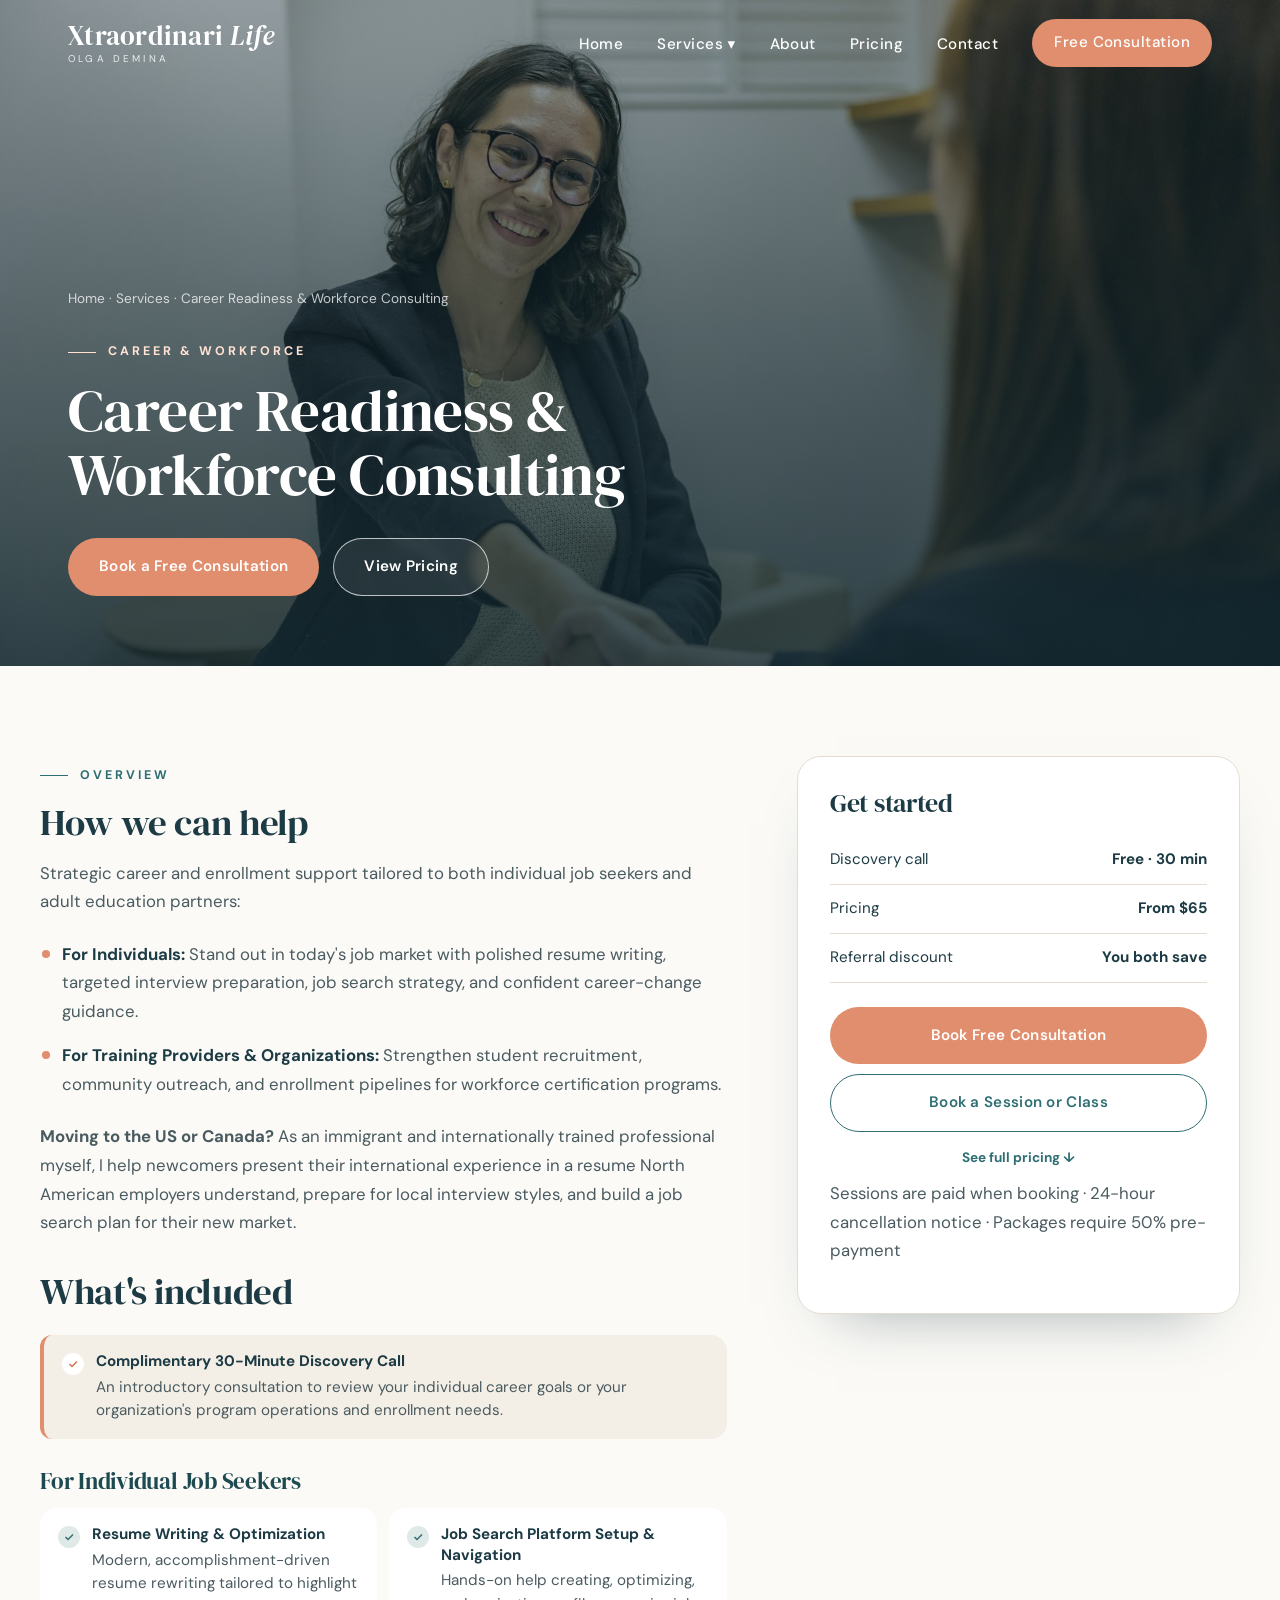
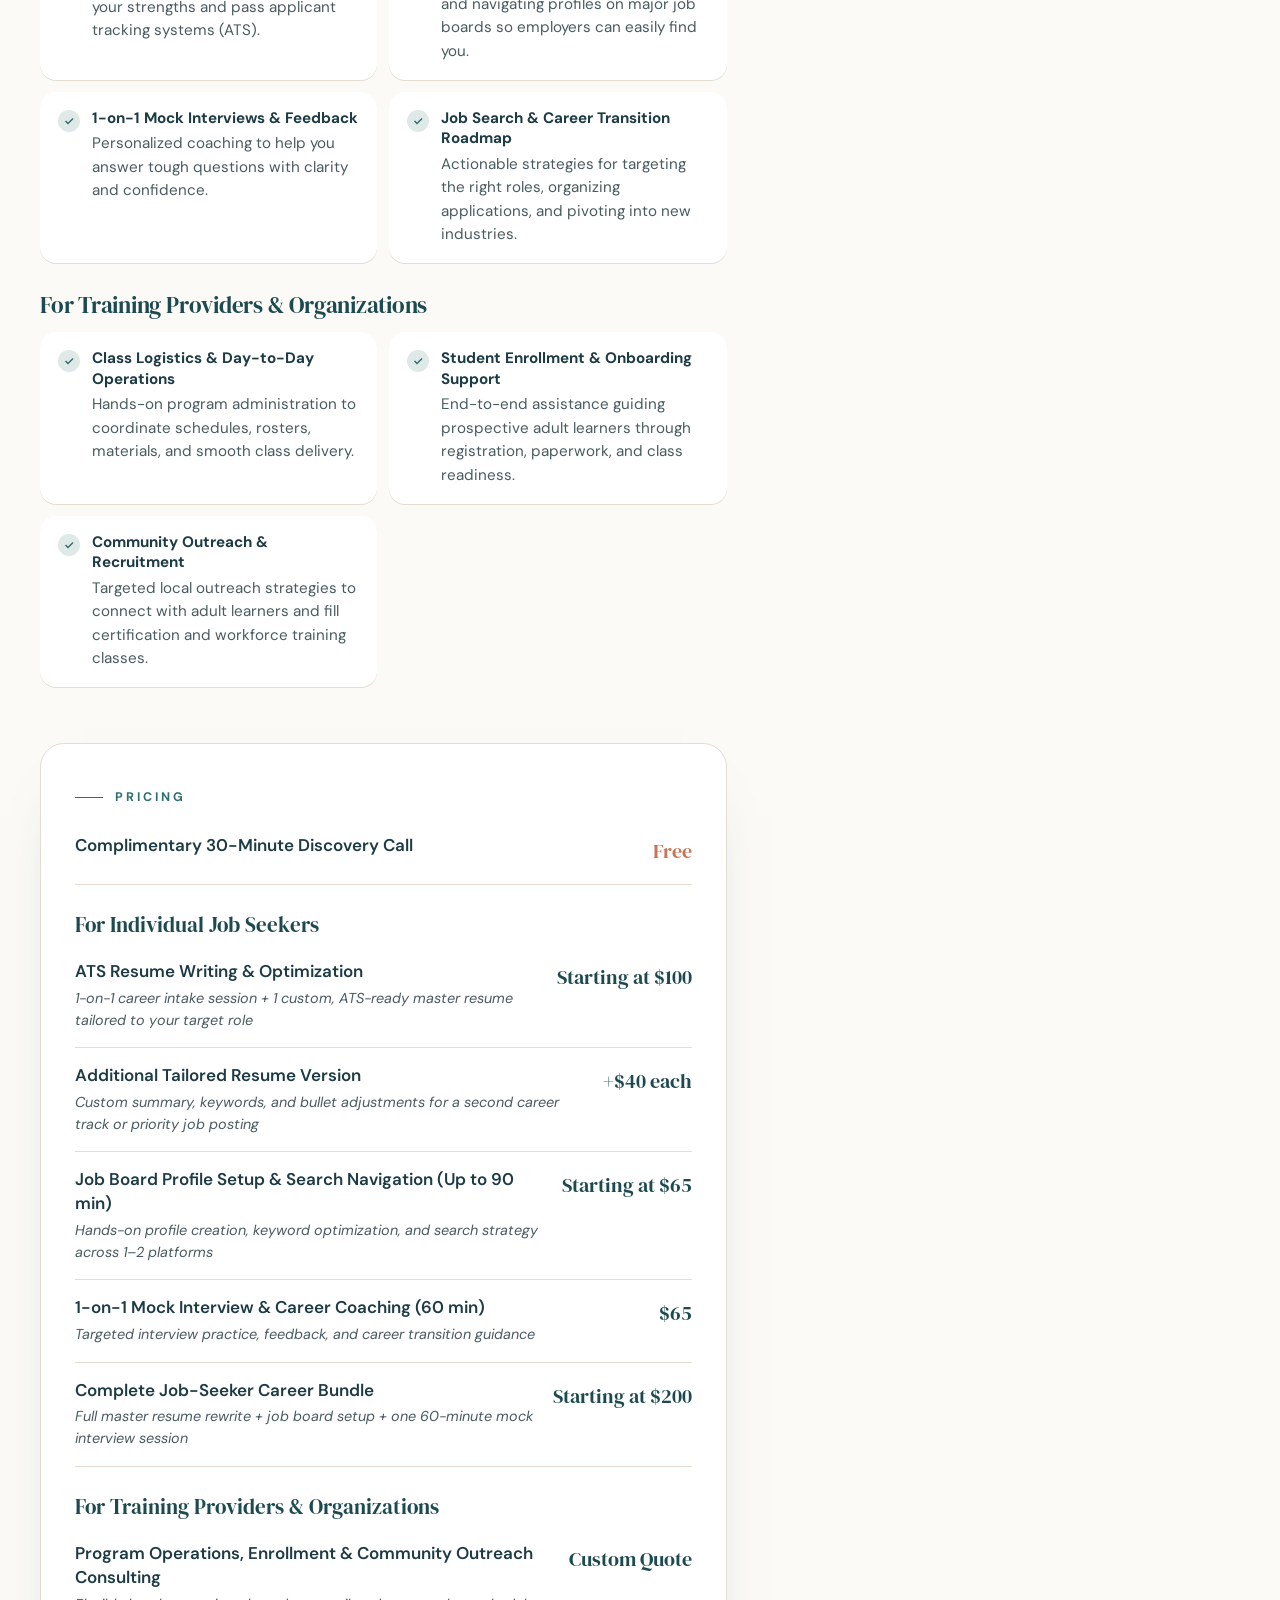
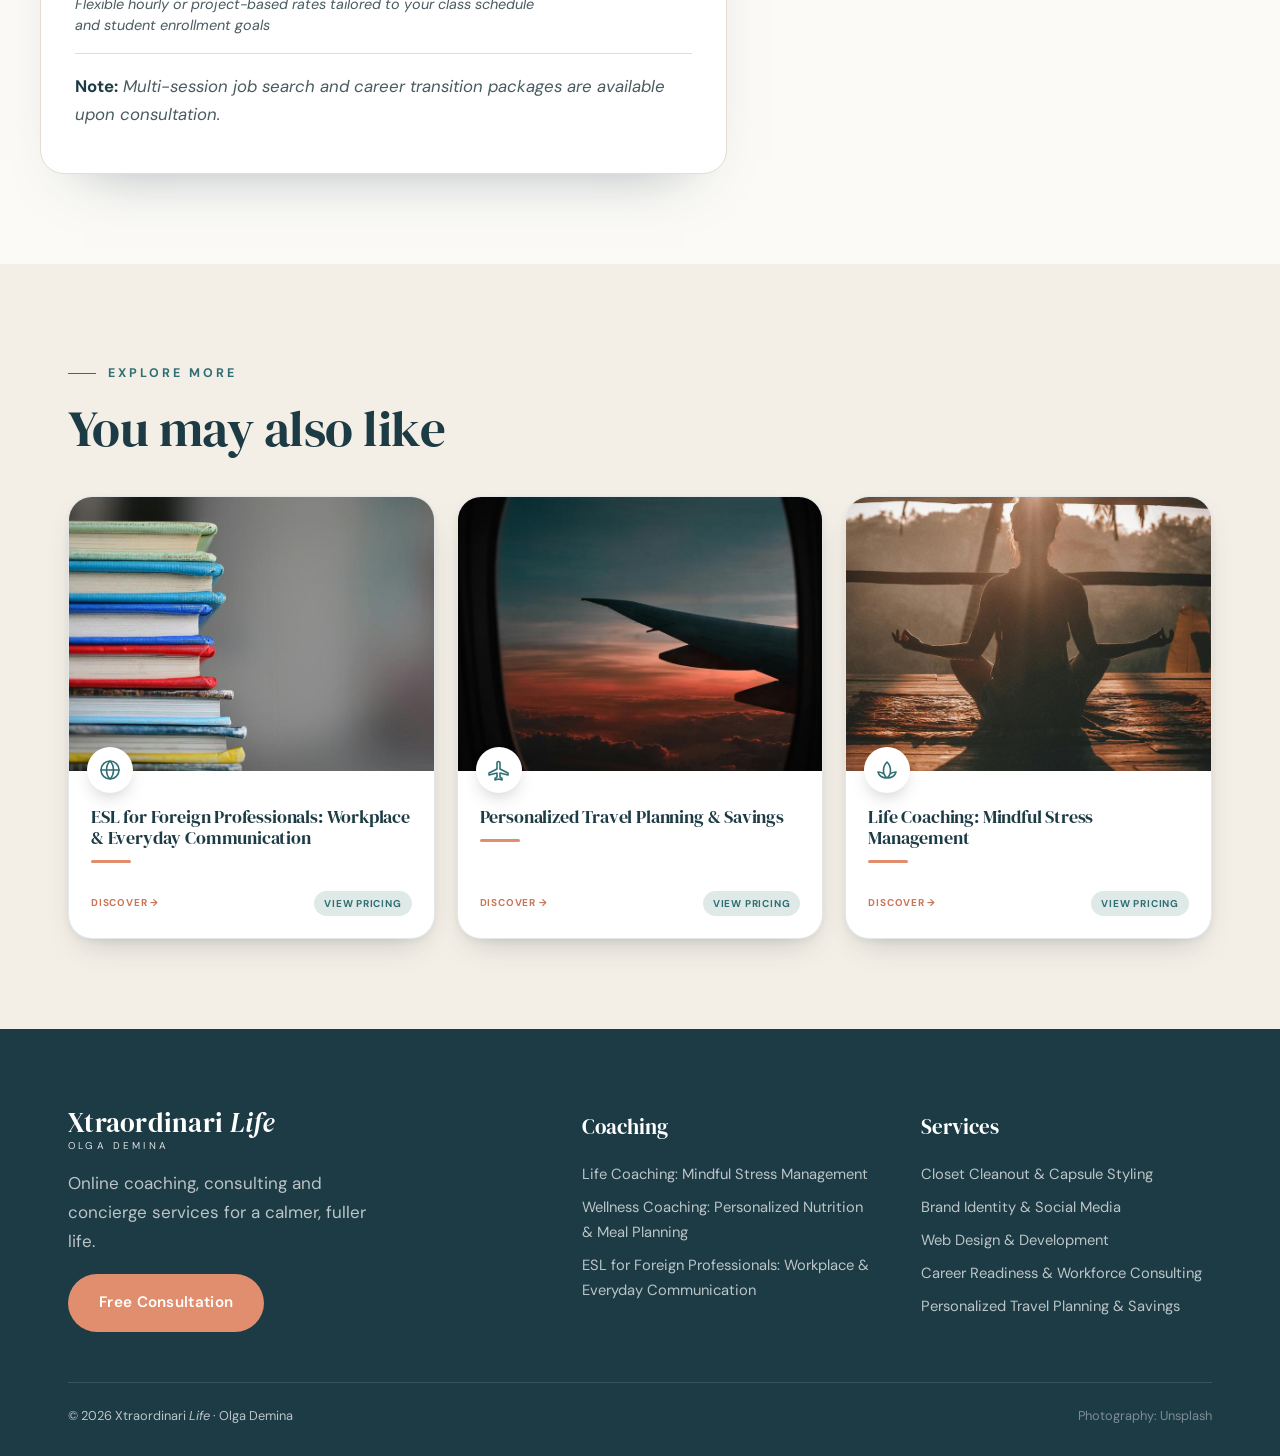
<file: career-coaching-resume-writing/index.html>
<!DOCTYPE html>
<html lang="en" data-root="../">
<head>
<meta charset="UTF-8">
<meta name="viewport" content="width=device-width, initial-scale=1.0">
<title>Career Coaching for Immigrants &amp; Newcomers | Xtraordinari Life</title>
<meta name="description" content="Career coaching for internationally trained professionals moving to the US or Canada: ATS resumes, mock interviews and job search strategy. Free call.">
<link rel="canonical" href="https://www.xtraordinari.com/career-coaching-resume-writing/">
<meta name="robots" content="index, follow, max-image-preview:large">
<meta name="author" content="Olga Demina">
<meta property="og:type" content="website">
<meta property="og:site_name" content="Xtraordinari Life">
<meta property="og:locale" content="en_US">
<meta property="og:locale:alternate" content="en_CA">
<meta property="og:title" content="Career Coaching for Immigrants &amp; Newcomers | Xtraordinari Life">
<meta property="og:description" content="Career coaching for internationally trained professionals moving to the US or Canada: ATS resumes, mock interviews and job search strategy. Free call.">
<meta property="og:url" content="https://www.xtraordinari.com/career-coaching-resume-writing/">
<meta property="og:image" content="https://www.xtraordinari.com/images/services/career-counseling.jpg">
<meta property="og:image:width" content="1200">
<meta property="og:image:height" content="630">
<meta name="twitter:card" content="summary_large_image">
<meta name="twitter:title" content="Career Coaching for Immigrants &amp; Newcomers | Xtraordinari Life">
<meta name="twitter:description" content="Career coaching for internationally trained professionals moving to the US or Canada: ATS resumes, mock interviews and job search strategy. Free call.">
<meta name="twitter:image" content="https://www.xtraordinari.com/images/services/career-counseling.jpg">
<meta name="theme-color" content="#1d4a50">
<link rel="icon" href="../favicon.ico" sizes="any">
<link rel="icon" href="../favicon.svg" type="image/svg+xml">
<link rel="apple-touch-icon" href="../apple-touch-icon.png">
<link rel="preconnect" href="https://fonts.googleapis.com"><link rel="preconnect" href="https://fonts.gstatic.com" crossorigin>
<link href="https://fonts.googleapis.com/css2?family=DM+Serif+Display:ital@0;1&family=DM+Sans:ital,opsz,wght@0,9..40,400;0,9..40,500;0,9..40,600;0,9..40,700;1,9..40,400&display=swap" rel="stylesheet">
<link rel="stylesheet" href="../assets/site.css">
<script type="application/ld+json">
{
  "@context": "https://schema.org",
  "@type": "Service",
  "name": "Career Readiness & Workforce Consulting",
  "serviceType": "Career & Workforce",
  "url": "https://www.xtraordinari.com/career-coaching-resume-writing/",
  "description": "Strategic career and enrollment support tailored to both individual job seekers and adult education partners:For Individuals: Stand out in today's job market with polished resume writing, targeted interview preparation, job search strategy, and confident career-change guidance.For Training Providers &amp; Organizations: Strengthen student recruitment, community outreach, and enrollment pipelines for workforce certification programs.Moving to the US or Canada? As an immigrant and internationally trained professional myself, I help newcomers present their international experience in a resume North American employers understand, prepare for local interview styles, and build a job search plan for their new market.",
  "image": "https://www.xtraordinari.com/images/services/career-counseling.jpg",
  "provider": {
    "@type": "ProfessionalService",
    "@id": "https://www.xtraordinari.com/#business",
    "name": "Xtraordinari Life",
    "url": "https://www.xtraordinari.com/"
  },
  "areaServed": [
    {
      "@type": "Country",
      "name": "United States"
    },
    {
      "@type": "Country",
      "name": "Canada"
    },
    {
      "@type": "Place",
      "name": "Worldwide (online)"
    }
  ],
  "audience": {
    "@type": "Audience",
    "audienceType": "Internationally trained professionals, expats and newcomers relocating to the United States and Canada"
  },
  "availableChannel": {
    "@type": "ServiceChannel",
    "serviceUrl": "https://www.xtraordinari.com/career-coaching-resume-writing/",
    "name": "Online video sessions"
  },
  "offers": {
    "@type": "AggregateOffer",
    "priceCurrency": "USD",
    "lowPrice": "65",
    "offerCount": 7
  }
}
</script>
<script type="application/ld+json">
{
  "@context": "https://schema.org",
  "@type": "BreadcrumbList",
  "itemListElement": [
    {
      "@type": "ListItem",
      "position": 1,
      "name": "Home",
      "item": "https://www.xtraordinari.com/"
    },
    {
      "@type": "ListItem",
      "position": 2,
      "name": "Services",
      "item": "https://www.xtraordinari.com/#services"
    },
    {
      "@type": "ListItem",
      "position": 3,
      "name": "Career Readiness & Workforce Consulting",
      "item": "https://www.xtraordinari.com/career-coaching-resume-writing/"
    }
  ]
}
</script>
</head>
<body>
<header id="hdr">
  <div class="wrap nav">
    <a href="../" class="logo">Xtraordinari <em>Life</em><small>Olga Demina</small></a>
    <ul class="menu" id="menu">
      <li><a href="../">Home</a></li>
      <li class="dropdown" id="dd"><button type="button" id="ddBtn">Services ▾</button><div class="dropdown-panel" id="ddPanel"><a href="../life-coaching/"><span class="mini-ico"><svg viewBox="0 0 24 24" fill="none" stroke="currentColor" stroke-width="1.6" stroke-linecap="round" stroke-linejoin="round"><path d="M12 20c-4 0-8-2-9-6 3 0 5 1 6.5 2.5M12 20c4 0 8-2 9-6-3 0-5 1-6.5 2.5M12 20c-2.5-2-3.5-4.5-3.5-7.5S10 6 12 4c2 2 3.5 5.5 3.5 8.5S14.5 18 12 20z"/></svg></span>Life Coaching: Mindful Stress Management</a><a href="../nutrition-wellness-coaching/"><span class="mini-ico"><svg viewBox="0 0 24 24" fill="none" stroke="currentColor" stroke-width="1.6" stroke-linecap="round" stroke-linejoin="round"><path d="M12 7c-1.5-1-5-1.5-6.5 1.5S5 16 7 19s3.5 2 5 1.5c1.5.5 3 1.5 5-1.5s2.5-7.5 1.5-10.5S13.5 6 12 7z"/><path d="M12 7c0-2 1-3.5 3-4"/></svg></span>Wellness Coaching: Personalized Nutrition & Meal Planning</a><a href="../closet-cleanout-capsule-styling/"><span class="mini-ico"><svg viewBox="0 0 24 24" fill="none" stroke="currentColor" stroke-width="1.6" stroke-linecap="round" stroke-linejoin="round"><path d="M12 7a2 2 0 112-2"/><path d="M12 7v2L3 16a1.5 1.5 0 001 2.7h16a1.5 1.5 0 001-2.7l-9-7"/></svg></span>Closet Cleanout & Capsule Styling</a><a href="../brand-identity-social-media/"><span class="mini-ico"><svg viewBox="0 0 24 24" fill="none" stroke="currentColor" stroke-width="1.6" stroke-linecap="round" stroke-linejoin="round"><rect x="3" y="3" width="18" height="18" rx="5"/><circle cx="12" cy="12" r="4"/><circle cx="17.3" cy="6.7" r=".8" fill="currentColor"/></svg></span>Brand Identity & Social Media</a><a href="../web-design-development/"><span class="mini-ico"><svg viewBox="0 0 24 24" fill="none" stroke="currentColor" stroke-width="1.6" stroke-linecap="round" stroke-linejoin="round"><rect x="3" y="4" width="18" height="12" rx="2"/><path d="M8 20h8M12 16v4"/><path d="M9 9l-2 1.5L9 12M15 9l2 1.5-2 1.5"/></svg></span>Web Design & Development</a><a href="../career-coaching-resume-writing/"><span class="mini-ico"><svg viewBox="0 0 24 24" fill="none" stroke="currentColor" stroke-width="1.6" stroke-linecap="round" stroke-linejoin="round"><circle cx="12" cy="12" r="9"/><path d="M15.5 8.5l-2 5-5 2 2-5z"/></svg></span>Career Readiness & Workforce Consulting</a><a href="../esl-for-professionals/"><span class="mini-ico"><svg viewBox="0 0 24 24" fill="none" stroke="currentColor" stroke-width="1.6" stroke-linecap="round" stroke-linejoin="round"><circle cx="12" cy="12" r="9"/><path d="M3 12h18M12 3c2.5 2.5 3.5 5.5 3.5 9s-1 6.5-3.5 9c-2.5-2.5-3.5-5.5-3.5-9s1-6.5 3.5-9z"/></svg></span>ESL for Foreign Professionals: Workplace & Everyday Communication</a><a href="../travel-planning/"><span class="mini-ico"><svg viewBox="0 0 24 24" fill="none" stroke="currentColor" stroke-width="1.6" stroke-linecap="round" stroke-linejoin="round"><path d="M21 15l-8-4V5a1.5 1.5 0 00-3 0v6l-8 4v2l8-2v4l-2 1.5V22l3.5-1 3.5 1v-1.5L13 19v-4l8 2z"/></svg></span>Personalized Travel Planning & Savings</a></div></li>
      <li><a href="../#about">About</a></li>
      <li><a href="../#pricing">Pricing</a></li>
      <li><a href="mailto:olga.demina@xtraordinari.com" class="js-contact-mail">Contact</a></li>
      <li><a href="https://cal.com/olga-n-demina/30min" target="_blank" rel="noopener" class="btn btn-coral js-consult-link">Free Consultation</a></li>
    </ul>
    <button class="burger" id="burger" aria-label="Menu"><span></span><span></span><span></span></button>
  </div>
</header>

<main>
<div class="page active" id="page-service">
  <section class="s-hero" style="background-image:url('../images/services/career-counseling.jpg')">
    <div class="wrap">
      <div class="crumb"><a href="../">Home</a> · <a href="../#services">Services</a> · Career Readiness & Workforce Consulting</div>
      <span class="kicker">Career & Workforce</span>
      <h1>Career Readiness & Workforce Consulting</h1>
      <div class="hero-actions" style="justify-content:flex-start"><a href="https://cal.com/olga-n-demina/30min?service=Career%20Readiness%20%26%20Workforce%20Consulting" target="_blank" rel="noopener" class="btn btn-coral">Book a Free Consultation</a><a href="../career-coaching-resume-writing/#pricing" class="btn btn-ghost">View Pricing</a></div>
    </div>
  </section>
  <div class="wrap s-body">
    <div>
      <span class="kicker">Overview</span><h2>How we can help</h2><p>Strategic career and enrollment support tailored to both individual job seekers and adult education partners:</p><ul class="help-list"><li><b>For Individuals:</b> Stand out in today's job market with polished resume writing, targeted interview preparation, job search strategy, and confident career-change guidance.</li><li><b>For Training Providers &amp; Organizations:</b> Strengthen student recruitment, community outreach, and enrollment pipelines for workforce certification programs.</li></ul><p><b>Moving to the US or Canada?</b> As an immigrant and internationally trained professional myself, I help newcomers present their international experience in a resume North American employers understand, prepare for local interview styles, and build a job search plan for their new market.</p>
      
      <h2 style="margin-top:34px">What's included</h2>
      <div class="offers"><div class="dc"><i><svg viewBox="0 0 24 24" fill="none" stroke="currentColor" stroke-width="3"><path d="M5 12l5 5L20 7"/></svg></i><span><b>Complimentary 30-Minute Discovery Call</b>An introductory consultation to review your individual career goals or your organization's program operations and enrollment needs.</span></div><h3 class="grp">For Individual Job Seekers</h3><div><i><svg viewBox="0 0 24 24" fill="none" stroke="currentColor" stroke-width="3"><path d="M5 12l5 5L20 7"/></svg></i><span><b>Resume Writing & Optimization</b>Modern, accomplishment-driven resume rewriting tailored to highlight your strengths and pass applicant tracking systems (ATS).</span></div><div><i><svg viewBox="0 0 24 24" fill="none" stroke="currentColor" stroke-width="3"><path d="M5 12l5 5L20 7"/></svg></i><span><b>Job Search Platform Setup & Navigation</b>Hands-on help creating, optimizing, and navigating profiles on major job boards so employers can easily find you.</span></div><div><i><svg viewBox="0 0 24 24" fill="none" stroke="currentColor" stroke-width="3"><path d="M5 12l5 5L20 7"/></svg></i><span><b>1-on-1 Mock Interviews & Feedback</b>Personalized coaching to help you answer tough questions with clarity and confidence.</span></div><div><i><svg viewBox="0 0 24 24" fill="none" stroke="currentColor" stroke-width="3"><path d="M5 12l5 5L20 7"/></svg></i><span><b>Job Search & Career Transition Roadmap</b>Actionable strategies for targeting the right roles, organizing applications, and pivoting into new industries.</span></div><h3 class="grp">For Training Providers & Organizations</h3><div><i><svg viewBox="0 0 24 24" fill="none" stroke="currentColor" stroke-width="3"><path d="M5 12l5 5L20 7"/></svg></i><span><b>Class Logistics & Day-to-Day Operations</b>Hands-on program administration to coordinate schedules, rosters, materials, and smooth class delivery.</span></div><div><i><svg viewBox="0 0 24 24" fill="none" stroke="currentColor" stroke-width="3"><path d="M5 12l5 5L20 7"/></svg></i><span><b>Student Enrollment & Onboarding Support</b>End-to-end assistance guiding prospective adult learners through registration, paperwork, and class readiness.</span></div><div><i><svg viewBox="0 0 24 24" fill="none" stroke="currentColor" stroke-width="3"><path d="M5 12l5 5L20 7"/></svg></i><span><b>Community Outreach & Recruitment</b>Targeted local outreach strategies to connect with adult learners and fill certification and workforce training classes.</span></div></div>
      <div class="svc-pricing" id="pricing">
        <span class="kicker">Pricing</span>
        <ul class="plist"><li class="pfree"><span class="pn">Complimentary 30-Minute Discovery Call</span><b class="pp">Free</b></li><li class="pgrp">For Individual Job Seekers</li><li class=""><span class="pn">ATS Resume Writing & Optimization<small>1-on-1 career intake session + 1 custom, ATS-ready master resume tailored to your target role</small></span><b class="pp">Starting at $100</b></li><li class=""><span class="pn">Additional Tailored Resume Version<small>Custom summary, keywords, and bullet adjustments for a second career track or priority job posting</small></span><b class="pp">+$40 each</b></li><li class=""><span class="pn">Job Board Profile Setup & Search Navigation (Up to 90 min)<small>Hands-on profile creation, keyword optimization, and search strategy across 1–2 platforms</small></span><b class="pp">Starting at $65</b></li><li class=""><span class="pn">1-on-1 Mock Interview & Career Coaching (60 min)<small>Targeted interview practice, feedback, and career transition guidance</small></span><b class="pp">$65</b></li><li class=""><span class="pn">Complete Job-Seeker Career Bundle<small>Full master resume rewrite + job board setup + one 60-minute mock interview session</small></span><b class="pp">Starting at $200</b></li><li class="pgrp">For Training Providers & Organizations</li><li class=""><span class="pn">Program Operations, Enrollment & Community Outreach Consulting<small>Flexible hourly or project-based rates tailored to your class schedule and student enrollment goals</small></span><b class="pp">Custom Quote</b></li></ul>
        <p class="pnote"><b>Note:</b> Multi-session job search and career transition packages are available upon consultation.</p>
      </div>
    </div>
    <aside><div class="side">
      <h3>Get started</h3>
      <ul>
        <li><span>Discovery call</span><b>Free · 30 min</b></li>
        <li><span>Pricing</span><b>From $65</b></li>
        <li><span>Referral discount</span><b>You both save</b></li>
      </ul>
      <a href="https://cal.com/olga-n-demina/30min?service=Career%20Readiness%20%26%20Workforce%20Consulting" target="_blank" rel="noopener" class="btn btn-coral">Book Free Consultation</a>
      <a href="https://cal.com/olga-n-demina/60min" target="_blank" rel="noopener" class="btn btn-line">Book a Session or Class</a>
      <a href="../career-coaching-resume-writing/#pricing" class="side-link">See full pricing ↓</a>
      <p class="fine">Sessions are paid when booking · 24-hour cancellation notice · Packages require 50% pre-payment</p>
    </div></aside>
  </div>
  <section class="more"><div class="wrap"><span class="kicker">Explore more</span><h2 style="margin-bottom:40px">You may also like</h2><div class="tiles"><article class="card">
    <a class="card-main" href="../esl-for-professionals/">
      <div class="ph"><div class="ph-img"><div role="img" aria-label="ESL for Foreign Professionals: Workplace & Everyday Communication" style="background-image:url('../images/services/esl-sm.jpg')"></div></div><span class="ico"><svg viewBox="0 0 24 24" fill="none" stroke="currentColor" stroke-width="1.6" stroke-linecap="round" stroke-linejoin="round"><circle cx="12" cy="12" r="9"/><path d="M3 12h18M12 3c2.5 2.5 3.5 5.5 3.5 9s-1 6.5-3.5 9c-2.5-2.5-3.5-5.5-3.5-9s1-6.5 3.5-9z"/></svg></span></div>
      <div class="body"><h3>ESL for Foreign Professionals: Workplace & Everyday Communication</h3></div></a>
    <div class="card-foot"><a class="go" href="../esl-for-professionals/">Discover →</a><button type="button" class="price-toggle" aria-expanded="false">View pricing</button></div>
    <div class="tile-price" hidden>
      <div class="tp-head"><span>Pricing</span><button type="button" class="tp-close" aria-label="Close pricing">×</button></div>
      <ul class="plist compact"><li class="pfree"><span class="pn">Complimentary 30-Minute Discovery Call</span><b class="pp">Free</b></li><li class=""><span class="pn">Single 60-Minute ESL Session</span><b class="pp">$45</b></li><li class=""><span class="pn">Monthly Fluency Plan (2x/Week — 8 Sessions)</span><b class="pp">$320</b></li><li class=""><span class="pn">Intensive Monthly Plan (3x/Week — 12 Sessions)</span><b class="pp">$420</b></li></ul>
      <a class="tp-more" href="../esl-for-professionals/#pricing">Full pricing details →</a>
    </div>
  </article><article class="card">
    <a class="card-main" href="../travel-planning/">
      <div class="ph"><div class="ph-img"><div role="img" aria-label="Personalized Travel Planning & Savings" style="background-image:url('../images/services/travel-sm.jpg')"></div></div><span class="ico"><svg viewBox="0 0 24 24" fill="none" stroke="currentColor" stroke-width="1.6" stroke-linecap="round" stroke-linejoin="round"><path d="M21 15l-8-4V5a1.5 1.5 0 00-3 0v6l-8 4v2l8-2v4l-2 1.5V22l3.5-1 3.5 1v-1.5L13 19v-4l8 2z"/></svg></span></div>
      <div class="body"><h3>Personalized Travel Planning & Savings</h3></div></a>
    <div class="card-foot"><a class="go" href="../travel-planning/">Discover →</a><button type="button" class="price-toggle" aria-expanded="false">View pricing</button></div>
    <div class="tile-price" hidden>
      <div class="tp-head"><span>Pricing</span><button type="button" class="tp-close" aria-label="Close pricing">×</button></div>
      <ul class="plist compact"><li class="pfree"><span class="pn">Complimentary 30-Minute Discovery Call</span><b class="pp">Free</b></li><li class=""><span class="pn">Flight, Hotel & Ticket Deal Research</span><b class="pp">Starting at $65</b></li><li class=""><span class="pn">Weekend & Short Getaway Itinerary (Up to 4 Days)</span><b class="pp">Starting at $125</b></li><li class=""><span class="pn">Extended & Multi-Destination Trip Planning (5+ Days)</span><b class="pp">Starting at $225</b></li><li class=""><span class="pn">Travel Membership & Wholesale Savings Overview</span><b class="pp">Complimentary</b></li></ul>
      <a class="tp-more" href="../travel-planning/#pricing">Full pricing details →</a>
    </div>
  </article><article class="card">
    <a class="card-main" href="../life-coaching/">
      <div class="ph"><div class="ph-img"><div role="img" aria-label="Life Coaching: Mindful Stress Management" style="background-image:url('../images/services/life-coaching-sm.jpg')"></div></div><span class="ico"><svg viewBox="0 0 24 24" fill="none" stroke="currentColor" stroke-width="1.6" stroke-linecap="round" stroke-linejoin="round"><path d="M12 20c-4 0-8-2-9-6 3 0 5 1 6.5 2.5M12 20c4 0 8-2 9-6-3 0-5 1-6.5 2.5M12 20c-2.5-2-3.5-4.5-3.5-7.5S10 6 12 4c2 2 3.5 5.5 3.5 8.5S14.5 18 12 20z"/></svg></span></div>
      <div class="body"><h3>Life Coaching: Mindful Stress Management</h3></div></a>
    <div class="card-foot"><a class="go" href="../life-coaching/">Discover →</a><button type="button" class="price-toggle" aria-expanded="false">View pricing</button></div>
    <div class="tile-price" hidden>
      <div class="tp-head"><span>Pricing</span><button type="button" class="tp-close" aria-label="Close pricing">×</button></div>
      <ul class="plist compact"><li class="pfree"><span class="pn">Complimentary 30-Minute Discovery Call</span><b class="pp">Free</b></li><li class=""><span class="pn">Single 50-Minute Coaching Session</span><b class="pp">$80</b></li><li class=""><span class="pn">Single 75-Minute Coaching Session</span><b class="pp">$100</b></li><li class=""><span class="pn">4-Session Clarity & Resilience Package</span><b class="pp">Starting at $290</b></li><li class=""><span class="pn">8-Session Deep Transformation Package</span><b class="pp">Starting at $540</b></li></ul>
      <a class="tp-more" href="../life-coaching/#pricing">Full pricing details →</a>
    </div>
  </article></div></div></section></div>
</main>

<footer id="contact">
  <div class="wrap">
    <div class="f-grid">
      <div><div class="logo">Xtraordinari <em>Life</em><small>Olga Demina</small></div><p style="margin:18px 0;max-width:300px">Online coaching, consulting and concierge services for a calmer, fuller life.</p><a href="https://cal.com/olga-n-demina/30min" target="_blank" rel="noopener" class="btn btn-coral js-consult-link">Free Consultation</a></div>
      <div><h4>Coaching</h4><ul id="footCol1"><li><a href="../life-coaching/">Life Coaching: Mindful Stress Management</a></li><li><a href="../nutrition-wellness-coaching/">Wellness Coaching: Personalized Nutrition & Meal Planning</a></li><li><a href="../esl-for-professionals/">ESL for Foreign Professionals: Workplace & Everyday Communication</a></li></ul></div>
      <div><h4>Services</h4><ul id="footCol2"><li><a href="../closet-cleanout-capsule-styling/">Closet Cleanout & Capsule Styling</a></li><li><a href="../brand-identity-social-media/">Brand Identity & Social Media</a></li><li><a href="../web-design-development/">Web Design & Development</a></li><li><a href="../career-coaching-resume-writing/">Career Readiness & Workforce Consulting</a></li><li><a href="../travel-planning/">Personalized Travel Planning & Savings</a></li></ul></div>
    </div>
    <div class="f-bot"><span>© <span class="yr">2026</span> Xtraordinari <em>Life</em> · Olga Demina</span><span class="credit">Photography: Unsplash</span></div>
  </div>
</footer>
<script src="../assets/site.js"></script>
</body>
</html>
</file>
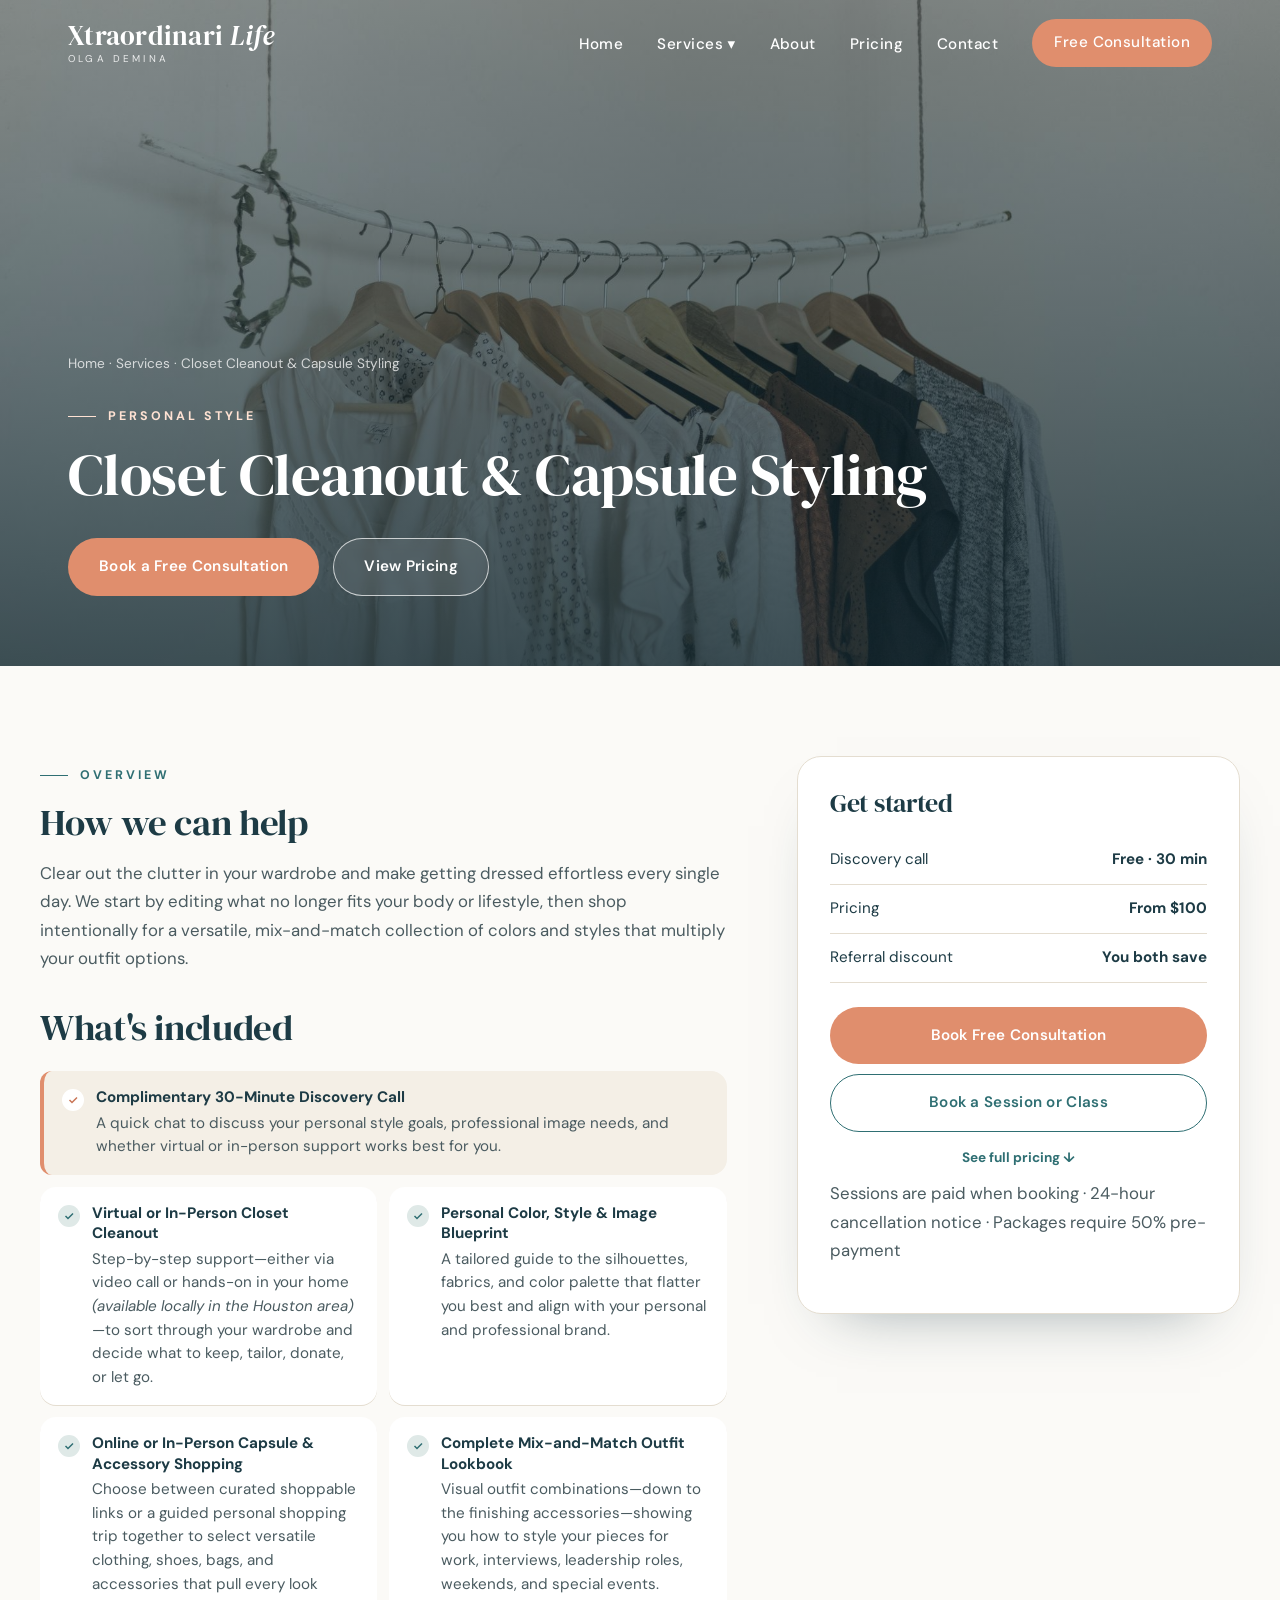
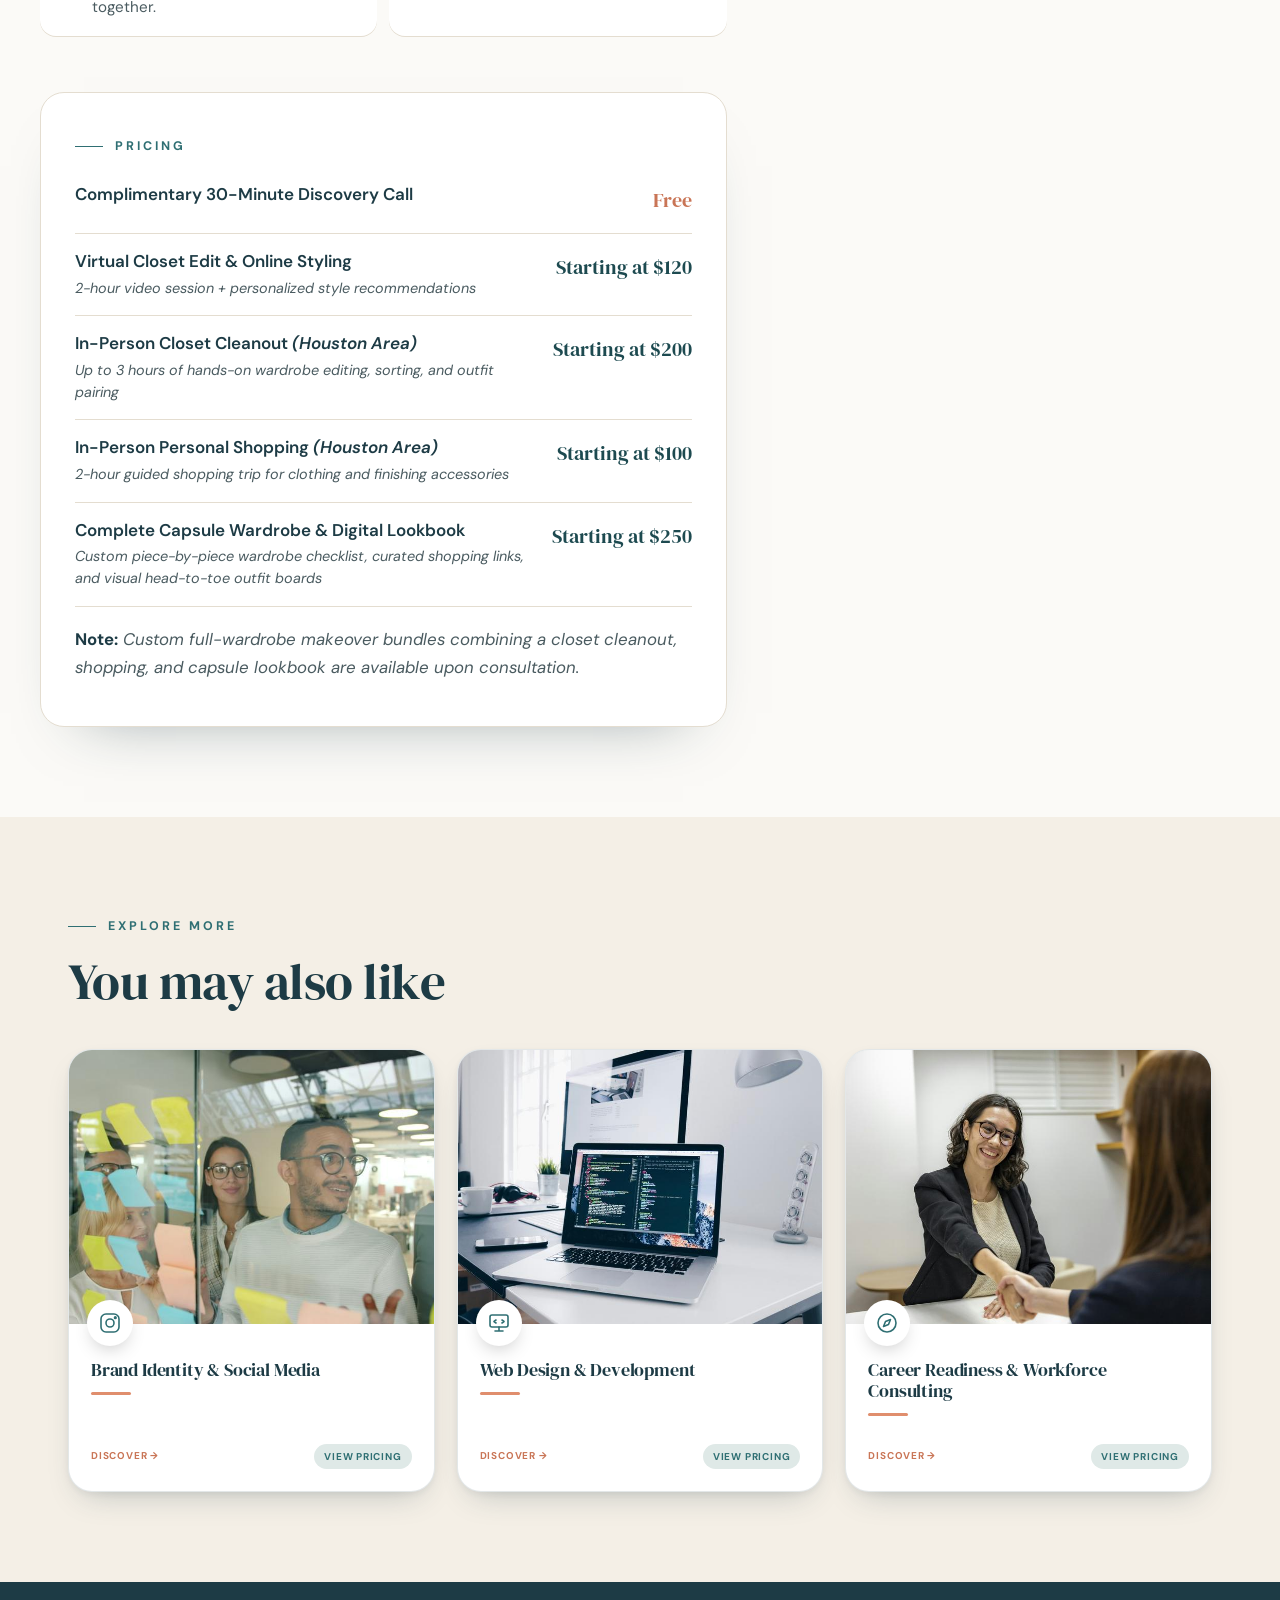
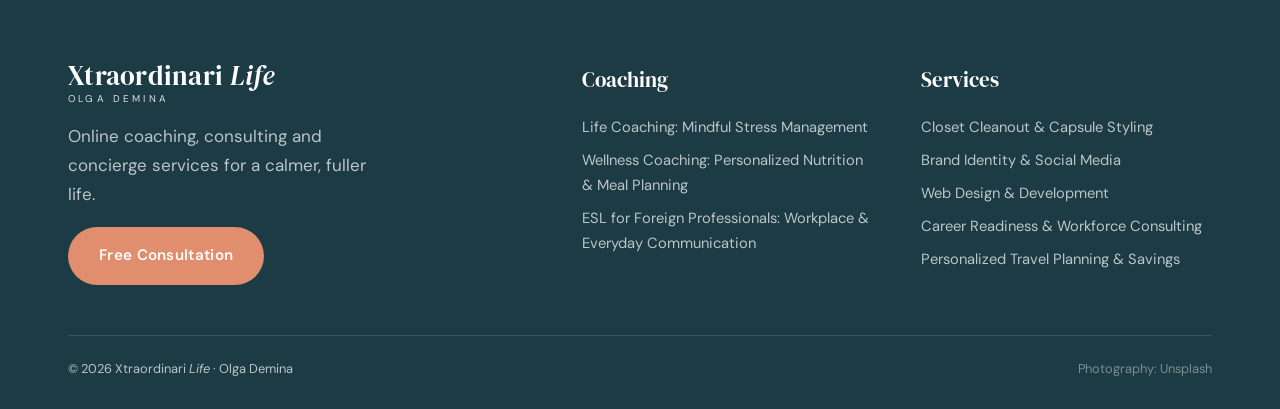
<file: closet-cleanout-capsule-styling/index.html>
<!DOCTYPE html>
<html lang="en" data-root="../">
<head>
<meta charset="UTF-8">
<meta name="viewport" content="width=device-width, initial-scale=1.0">
<title>Capsule Wardrobe Styling Online &amp; in Houston | Xtraordinari Life</title>
<meta name="description" content="Virtual closet cleanout and capsule styling worldwide, in person in Houston. Build a wardrobe for your professional image in North America. Free call.">
<link rel="canonical" href="https://www.xtraordinari.com/closet-cleanout-capsule-styling/">
<meta name="robots" content="index, follow, max-image-preview:large">
<meta name="author" content="Olga Demina">
<meta property="og:type" content="website">
<meta property="og:site_name" content="Xtraordinari Life">
<meta property="og:locale" content="en_US">
<meta property="og:locale:alternate" content="en_CA">
<meta property="og:title" content="Capsule Wardrobe Styling Online &amp; in Houston | Xtraordinari Life">
<meta property="og:description" content="Virtual closet cleanout and capsule styling worldwide, in person in Houston. Build a wardrobe for your professional image in North America. Free call.">
<meta property="og:url" content="https://www.xtraordinari.com/closet-cleanout-capsule-styling/">
<meta property="og:image" content="https://www.xtraordinari.com/images/services/image-branding.jpg">
<meta property="og:image:width" content="1200">
<meta property="og:image:height" content="630">
<meta name="twitter:card" content="summary_large_image">
<meta name="twitter:title" content="Capsule Wardrobe Styling Online &amp; in Houston | Xtraordinari Life">
<meta name="twitter:description" content="Virtual closet cleanout and capsule styling worldwide, in person in Houston. Build a wardrobe for your professional image in North America. Free call.">
<meta name="twitter:image" content="https://www.xtraordinari.com/images/services/image-branding.jpg">
<meta name="theme-color" content="#1d4a50">
<link rel="icon" href="../favicon.ico" sizes="any">
<link rel="icon" href="../favicon.svg" type="image/svg+xml">
<link rel="apple-touch-icon" href="../apple-touch-icon.png">
<link rel="preconnect" href="https://fonts.googleapis.com"><link rel="preconnect" href="https://fonts.gstatic.com" crossorigin>
<link href="https://fonts.googleapis.com/css2?family=DM+Serif+Display:ital@0;1&family=DM+Sans:ital,opsz,wght@0,9..40,400;0,9..40,500;0,9..40,600;0,9..40,700;1,9..40,400&display=swap" rel="stylesheet">
<link rel="stylesheet" href="../assets/site.css">
<script type="application/ld+json">
{
  "@context": "https://schema.org",
  "@type": "Service",
  "name": "Closet Cleanout & Capsule Styling",
  "serviceType": "Personal Style",
  "url": "https://www.xtraordinari.com/closet-cleanout-capsule-styling/",
  "description": "Clear out the clutter in your wardrobe and make getting dressed effortless every single day. We start by editing what no longer fits your body or lifestyle, then shop intentionally for a versatile, mix-and-match collection of colors and styles that multiply your outfit options.",
  "image": "https://www.xtraordinari.com/images/services/image-branding.jpg",
  "provider": {
    "@type": "ProfessionalService",
    "@id": "https://www.xtraordinari.com/#business",
    "name": "Xtraordinari Life",
    "url": "https://www.xtraordinari.com/"
  },
  "areaServed": [
    {
      "@type": "Country",
      "name": "United States"
    },
    {
      "@type": "Country",
      "name": "Canada"
    },
    {
      "@type": "Place",
      "name": "Worldwide (online)"
    },
    {
      "@type": "City",
      "name": "Houston, TX"
    }
  ],
  "audience": {
    "@type": "Audience",
    "audienceType": "Internationally trained professionals, expats and newcomers relocating to the United States and Canada"
  },
  "availableChannel": {
    "@type": "ServiceChannel",
    "serviceUrl": "https://www.xtraordinari.com/closet-cleanout-capsule-styling/",
    "name": "Online video sessions"
  },
  "offers": {
    "@type": "AggregateOffer",
    "priceCurrency": "USD",
    "lowPrice": "100",
    "offerCount": 5
  }
}
</script>
<script type="application/ld+json">
{
  "@context": "https://schema.org",
  "@type": "BreadcrumbList",
  "itemListElement": [
    {
      "@type": "ListItem",
      "position": 1,
      "name": "Home",
      "item": "https://www.xtraordinari.com/"
    },
    {
      "@type": "ListItem",
      "position": 2,
      "name": "Services",
      "item": "https://www.xtraordinari.com/#services"
    },
    {
      "@type": "ListItem",
      "position": 3,
      "name": "Closet Cleanout & Capsule Styling",
      "item": "https://www.xtraordinari.com/closet-cleanout-capsule-styling/"
    }
  ]
}
</script>
</head>
<body>
<header id="hdr">
  <div class="wrap nav">
    <a href="../" class="logo">Xtraordinari <em>Life</em><small>Olga Demina</small></a>
    <ul class="menu" id="menu">
      <li><a href="../">Home</a></li>
      <li class="dropdown" id="dd"><button type="button" id="ddBtn">Services ▾</button><div class="dropdown-panel" id="ddPanel"><a href="../life-coaching/"><span class="mini-ico"><svg viewBox="0 0 24 24" fill="none" stroke="currentColor" stroke-width="1.6" stroke-linecap="round" stroke-linejoin="round"><path d="M12 20c-4 0-8-2-9-6 3 0 5 1 6.5 2.5M12 20c4 0 8-2 9-6-3 0-5 1-6.5 2.5M12 20c-2.5-2-3.5-4.5-3.5-7.5S10 6 12 4c2 2 3.5 5.5 3.5 8.5S14.5 18 12 20z"/></svg></span>Life Coaching: Mindful Stress Management</a><a href="../nutrition-wellness-coaching/"><span class="mini-ico"><svg viewBox="0 0 24 24" fill="none" stroke="currentColor" stroke-width="1.6" stroke-linecap="round" stroke-linejoin="round"><path d="M12 7c-1.5-1-5-1.5-6.5 1.5S5 16 7 19s3.5 2 5 1.5c1.5.5 3 1.5 5-1.5s2.5-7.5 1.5-10.5S13.5 6 12 7z"/><path d="M12 7c0-2 1-3.5 3-4"/></svg></span>Wellness Coaching: Personalized Nutrition & Meal Planning</a><a href="../closet-cleanout-capsule-styling/"><span class="mini-ico"><svg viewBox="0 0 24 24" fill="none" stroke="currentColor" stroke-width="1.6" stroke-linecap="round" stroke-linejoin="round"><path d="M12 7a2 2 0 112-2"/><path d="M12 7v2L3 16a1.5 1.5 0 001 2.7h16a1.5 1.5 0 001-2.7l-9-7"/></svg></span>Closet Cleanout & Capsule Styling</a><a href="../brand-identity-social-media/"><span class="mini-ico"><svg viewBox="0 0 24 24" fill="none" stroke="currentColor" stroke-width="1.6" stroke-linecap="round" stroke-linejoin="round"><rect x="3" y="3" width="18" height="18" rx="5"/><circle cx="12" cy="12" r="4"/><circle cx="17.3" cy="6.7" r=".8" fill="currentColor"/></svg></span>Brand Identity & Social Media</a><a href="../web-design-development/"><span class="mini-ico"><svg viewBox="0 0 24 24" fill="none" stroke="currentColor" stroke-width="1.6" stroke-linecap="round" stroke-linejoin="round"><rect x="3" y="4" width="18" height="12" rx="2"/><path d="M8 20h8M12 16v4"/><path d="M9 9l-2 1.5L9 12M15 9l2 1.5-2 1.5"/></svg></span>Web Design & Development</a><a href="../career-coaching-resume-writing/"><span class="mini-ico"><svg viewBox="0 0 24 24" fill="none" stroke="currentColor" stroke-width="1.6" stroke-linecap="round" stroke-linejoin="round"><circle cx="12" cy="12" r="9"/><path d="M15.5 8.5l-2 5-5 2 2-5z"/></svg></span>Career Readiness & Workforce Consulting</a><a href="../esl-for-professionals/"><span class="mini-ico"><svg viewBox="0 0 24 24" fill="none" stroke="currentColor" stroke-width="1.6" stroke-linecap="round" stroke-linejoin="round"><circle cx="12" cy="12" r="9"/><path d="M3 12h18M12 3c2.5 2.5 3.5 5.5 3.5 9s-1 6.5-3.5 9c-2.5-2.5-3.5-5.5-3.5-9s1-6.5 3.5-9z"/></svg></span>ESL for Foreign Professionals: Workplace & Everyday Communication</a><a href="../travel-planning/"><span class="mini-ico"><svg viewBox="0 0 24 24" fill="none" stroke="currentColor" stroke-width="1.6" stroke-linecap="round" stroke-linejoin="round"><path d="M21 15l-8-4V5a1.5 1.5 0 00-3 0v6l-8 4v2l8-2v4l-2 1.5V22l3.5-1 3.5 1v-1.5L13 19v-4l8 2z"/></svg></span>Personalized Travel Planning & Savings</a></div></li>
      <li><a href="../#about">About</a></li>
      <li><a href="../#pricing">Pricing</a></li>
      <li><a href="mailto:olga.demina@xtraordinari.com" class="js-contact-mail">Contact</a></li>
      <li><a href="https://cal.com/olga-n-demina/30min" target="_blank" rel="noopener" class="btn btn-coral js-consult-link">Free Consultation</a></li>
    </ul>
    <button class="burger" id="burger" aria-label="Menu"><span></span><span></span><span></span></button>
  </div>
</header>

<main>
<div class="page active" id="page-service">
  <section class="s-hero" style="background-image:url('../images/services/image-branding.jpg')">
    <div class="wrap">
      <div class="crumb"><a href="../">Home</a> · <a href="../#services">Services</a> · Closet Cleanout & Capsule Styling</div>
      <span class="kicker">Personal Style</span>
      <h1>Closet Cleanout & Capsule Styling</h1>
      <div class="hero-actions" style="justify-content:flex-start"><a href="https://cal.com/olga-n-demina/30min?service=Closet%20Cleanout%20%26%20Capsule%20Styling" target="_blank" rel="noopener" class="btn btn-coral">Book a Free Consultation</a><a href="../closet-cleanout-capsule-styling/#pricing" class="btn btn-ghost">View Pricing</a></div>
    </div>
  </section>
  <div class="wrap s-body">
    <div>
      <span class="kicker">Overview</span><h2>How we can help</h2><p>Clear out the clutter in your wardrobe and make getting dressed effortless every single day. We start by editing what no longer fits your body or lifestyle, then shop intentionally for a versatile, mix-and-match collection of colors and styles that multiply your outfit options.</p>
      
      <h2 style="margin-top:34px">What's included</h2>
      <div class="offers"><div class="dc"><i><svg viewBox="0 0 24 24" fill="none" stroke="currentColor" stroke-width="3"><path d="M5 12l5 5L20 7"/></svg></i><span><b>Complimentary 30-Minute Discovery Call</b>A quick chat to discuss your personal style goals, professional image needs, and whether virtual or in-person support works best for you.</span></div><div><i><svg viewBox="0 0 24 24" fill="none" stroke="currentColor" stroke-width="3"><path d="M5 12l5 5L20 7"/></svg></i><span><b>Virtual or In-Person Closet Cleanout</b>Step-by-step support—either via video call or hands-on in your home <em>(available locally in the Houston area)</em>—to sort through your wardrobe and decide what to keep, tailor, donate, or let go.</span></div><div><i><svg viewBox="0 0 24 24" fill="none" stroke="currentColor" stroke-width="3"><path d="M5 12l5 5L20 7"/></svg></i><span><b>Personal Color, Style & Image Blueprint</b>A tailored guide to the silhouettes, fabrics, and color palette that flatter you best and align with your personal and professional brand.</span></div><div><i><svg viewBox="0 0 24 24" fill="none" stroke="currentColor" stroke-width="3"><path d="M5 12l5 5L20 7"/></svg></i><span><b>Online or In-Person Capsule & Accessory Shopping</b>Choose between curated shoppable links or a guided personal shopping trip together to select versatile clothing, shoes, bags, and accessories that pull every look together.</span></div><div><i><svg viewBox="0 0 24 24" fill="none" stroke="currentColor" stroke-width="3"><path d="M5 12l5 5L20 7"/></svg></i><span><b>Complete Mix-and-Match Outfit Lookbook</b>Visual outfit combinations—down to the finishing accessories—showing you how to style your pieces for work, interviews, leadership roles, weekends, and special events.</span></div></div>
      <div class="svc-pricing" id="pricing">
        <span class="kicker">Pricing</span>
        <ul class="plist"><li class="pfree"><span class="pn">Complimentary 30-Minute Discovery Call</span><b class="pp">Free</b></li><li class=""><span class="pn">Virtual Closet Edit & Online Styling<small>2-hour video session + personalized style recommendations</small></span><b class="pp">Starting at $120</b></li><li class=""><span class="pn">In-Person Closet Cleanout <em>(Houston Area)</em><small>Up to 3 hours of hands-on wardrobe editing, sorting, and outfit pairing</small></span><b class="pp">Starting at $200</b></li><li class=""><span class="pn">In-Person Personal Shopping <em>(Houston Area)</em><small>2-hour guided shopping trip for clothing and finishing accessories</small></span><b class="pp">Starting at $100</b></li><li class=""><span class="pn">Complete Capsule Wardrobe & Digital Lookbook<small>Custom piece-by-piece wardrobe checklist, curated shopping links, and visual head-to-toe outfit boards</small></span><b class="pp">Starting at $250</b></li></ul>
        <p class="pnote"><b>Note:</b> Custom full-wardrobe makeover bundles combining a closet cleanout, shopping, and capsule lookbook are available upon consultation.</p>
      </div>
    </div>
    <aside><div class="side">
      <h3>Get started</h3>
      <ul>
        <li><span>Discovery call</span><b>Free · 30 min</b></li>
        <li><span>Pricing</span><b>From $100</b></li>
        <li><span>Referral discount</span><b>You both save</b></li>
      </ul>
      <a href="https://cal.com/olga-n-demina/30min?service=Closet%20Cleanout%20%26%20Capsule%20Styling" target="_blank" rel="noopener" class="btn btn-coral">Book Free Consultation</a>
      <a href="https://cal.com/olga-n-demina/60min" target="_blank" rel="noopener" class="btn btn-line">Book a Session or Class</a>
      <a href="../closet-cleanout-capsule-styling/#pricing" class="side-link">See full pricing ↓</a>
      <p class="fine">Sessions are paid when booking · 24-hour cancellation notice · Packages require 50% pre-payment</p>
    </div></aside>
  </div>
  <section class="more"><div class="wrap"><span class="kicker">Explore more</span><h2 style="margin-bottom:40px">You may also like</h2><div class="tiles"><article class="card">
    <a class="card-main" href="../brand-identity-social-media/">
      <div class="ph"><div class="ph-img"><div role="img" aria-label="Brand Identity & Social Media" style="background-image:url('../images/services/social-media-sm.jpg')"></div></div><span class="ico"><svg viewBox="0 0 24 24" fill="none" stroke="currentColor" stroke-width="1.6" stroke-linecap="round" stroke-linejoin="round"><rect x="3" y="3" width="18" height="18" rx="5"/><circle cx="12" cy="12" r="4"/><circle cx="17.3" cy="6.7" r=".8" fill="currentColor"/></svg></span></div>
      <div class="body"><h3>Brand Identity & Social Media</h3></div></a>
    <div class="card-foot"><a class="go" href="../brand-identity-social-media/">Discover →</a><button type="button" class="price-toggle" aria-expanded="false">View pricing</button></div>
    <div class="tile-price" hidden>
      <div class="tp-head"><span>Pricing</span><button type="button" class="tp-close" aria-label="Close pricing">×</button></div>
      <ul class="plist compact"><li class="pfree"><span class="pn">Complimentary 30-Minute Discovery Call</span><b class="pp">Free</b></li><li class=""><span class="pn">Brand Identity</span><b class="pp">Starting at $1,200</b></li><li class=""><span class="pn">Visual Strategy</span><b class="pp">Starting at $2,500</b></li><li class=""><span class="pn">Complete System</span><b class="pp">Starting at $4,000</b></li></ul>
      <a class="tp-more" href="../brand-identity-social-media/#pricing">Full pricing details →</a>
    </div>
  </article><article class="card">
    <a class="card-main" href="../web-design-development/">
      <div class="ph"><div class="ph-img"><div role="img" aria-label="Web Design & Development" style="background-image:url('../images/services/web-design-sm.jpg')"></div></div><span class="ico"><svg viewBox="0 0 24 24" fill="none" stroke="currentColor" stroke-width="1.6" stroke-linecap="round" stroke-linejoin="round"><rect x="3" y="4" width="18" height="12" rx="2"/><path d="M8 20h8M12 16v4"/><path d="M9 9l-2 1.5L9 12M15 9l2 1.5-2 1.5"/></svg></span></div>
      <div class="body"><h3>Web Design & Development</h3></div></a>
    <div class="card-foot"><a class="go" href="../web-design-development/">Discover →</a><button type="button" class="price-toggle" aria-expanded="false">View pricing</button></div>
    <div class="tile-price" hidden>
      <div class="tp-head"><span>Pricing</span><button type="button" class="tp-close" aria-label="Close pricing">×</button></div>
      <ul class="plist compact"><li class="pfree"><span class="pn">Complimentary 30-Minute Discovery Call</span><b class="pp">Free</b></li><li class=""><span class="pn">Landing Page / One-Page Website</span><b class="pp">Starting at $350</b></li><li class=""><span class="pn">Small-Business Website Design (Up to 5 Pages)</span><b class="pp">Starting at $650</b></li><li class=""><span class="pn">Website Refresh & Technical Tune-Up</span><b class="pp">Starting at $200</b></li></ul>
      <a class="tp-more" href="../web-design-development/#pricing">Full pricing details →</a>
    </div>
  </article><article class="card">
    <a class="card-main" href="../career-coaching-resume-writing/">
      <div class="ph"><div class="ph-img"><div role="img" aria-label="Career Readiness & Workforce Consulting" style="background-image:url('../images/services/career-counseling-sm.jpg')"></div></div><span class="ico"><svg viewBox="0 0 24 24" fill="none" stroke="currentColor" stroke-width="1.6" stroke-linecap="round" stroke-linejoin="round"><circle cx="12" cy="12" r="9"/><path d="M15.5 8.5l-2 5-5 2 2-5z"/></svg></span></div>
      <div class="body"><h3>Career Readiness & Workforce Consulting</h3></div></a>
    <div class="card-foot"><a class="go" href="../career-coaching-resume-writing/">Discover →</a><button type="button" class="price-toggle" aria-expanded="false">View pricing</button></div>
    <div class="tile-price" hidden>
      <div class="tp-head"><span>Pricing</span><button type="button" class="tp-close" aria-label="Close pricing">×</button></div>
      <ul class="plist compact"><li class="pfree"><span class="pn">Complimentary 30-Minute Discovery Call</span><b class="pp">Free</b></li><li class="pgrp">For Individual Job Seekers</li><li class=""><span class="pn">ATS Resume Writing & Optimization</span><b class="pp">Starting at $100</b></li><li class=""><span class="pn">Additional Tailored Resume Version</span><b class="pp">+$40 each</b></li><li class=""><span class="pn">Job Board Profile Setup & Search Navigation (Up to 90 min)</span><b class="pp">Starting at $65</b></li><li class=""><span class="pn">1-on-1 Mock Interview & Career Coaching (60 min)</span><b class="pp">$65</b></li><li class=""><span class="pn">Complete Job-Seeker Career Bundle</span><b class="pp">Starting at $200</b></li><li class="pgrp">For Training Providers & Organizations</li><li class=""><span class="pn">Program Operations, Enrollment & Community Outreach Consulting</span><b class="pp">Custom Quote</b></li></ul>
      <a class="tp-more" href="../career-coaching-resume-writing/#pricing">Full pricing details →</a>
    </div>
  </article></div></div></section></div>
</main>

<footer id="contact">
  <div class="wrap">
    <div class="f-grid">
      <div><div class="logo">Xtraordinari <em>Life</em><small>Olga Demina</small></div><p style="margin:18px 0;max-width:300px">Online coaching, consulting and concierge services for a calmer, fuller life.</p><a href="https://cal.com/olga-n-demina/30min" target="_blank" rel="noopener" class="btn btn-coral js-consult-link">Free Consultation</a></div>
      <div><h4>Coaching</h4><ul id="footCol1"><li><a href="../life-coaching/">Life Coaching: Mindful Stress Management</a></li><li><a href="../nutrition-wellness-coaching/">Wellness Coaching: Personalized Nutrition & Meal Planning</a></li><li><a href="../esl-for-professionals/">ESL for Foreign Professionals: Workplace & Everyday Communication</a></li></ul></div>
      <div><h4>Services</h4><ul id="footCol2"><li><a href="../closet-cleanout-capsule-styling/">Closet Cleanout & Capsule Styling</a></li><li><a href="../brand-identity-social-media/">Brand Identity & Social Media</a></li><li><a href="../web-design-development/">Web Design & Development</a></li><li><a href="../career-coaching-resume-writing/">Career Readiness & Workforce Consulting</a></li><li><a href="../travel-planning/">Personalized Travel Planning & Savings</a></li></ul></div>
    </div>
    <div class="f-bot"><span>© <span class="yr">2026</span> Xtraordinari <em>Life</em> · Olga Demina</span><span class="credit">Photography: Unsplash</span></div>
  </div>
</footer>
<script src="../assets/site.js"></script>
</body>
</html>
</file>
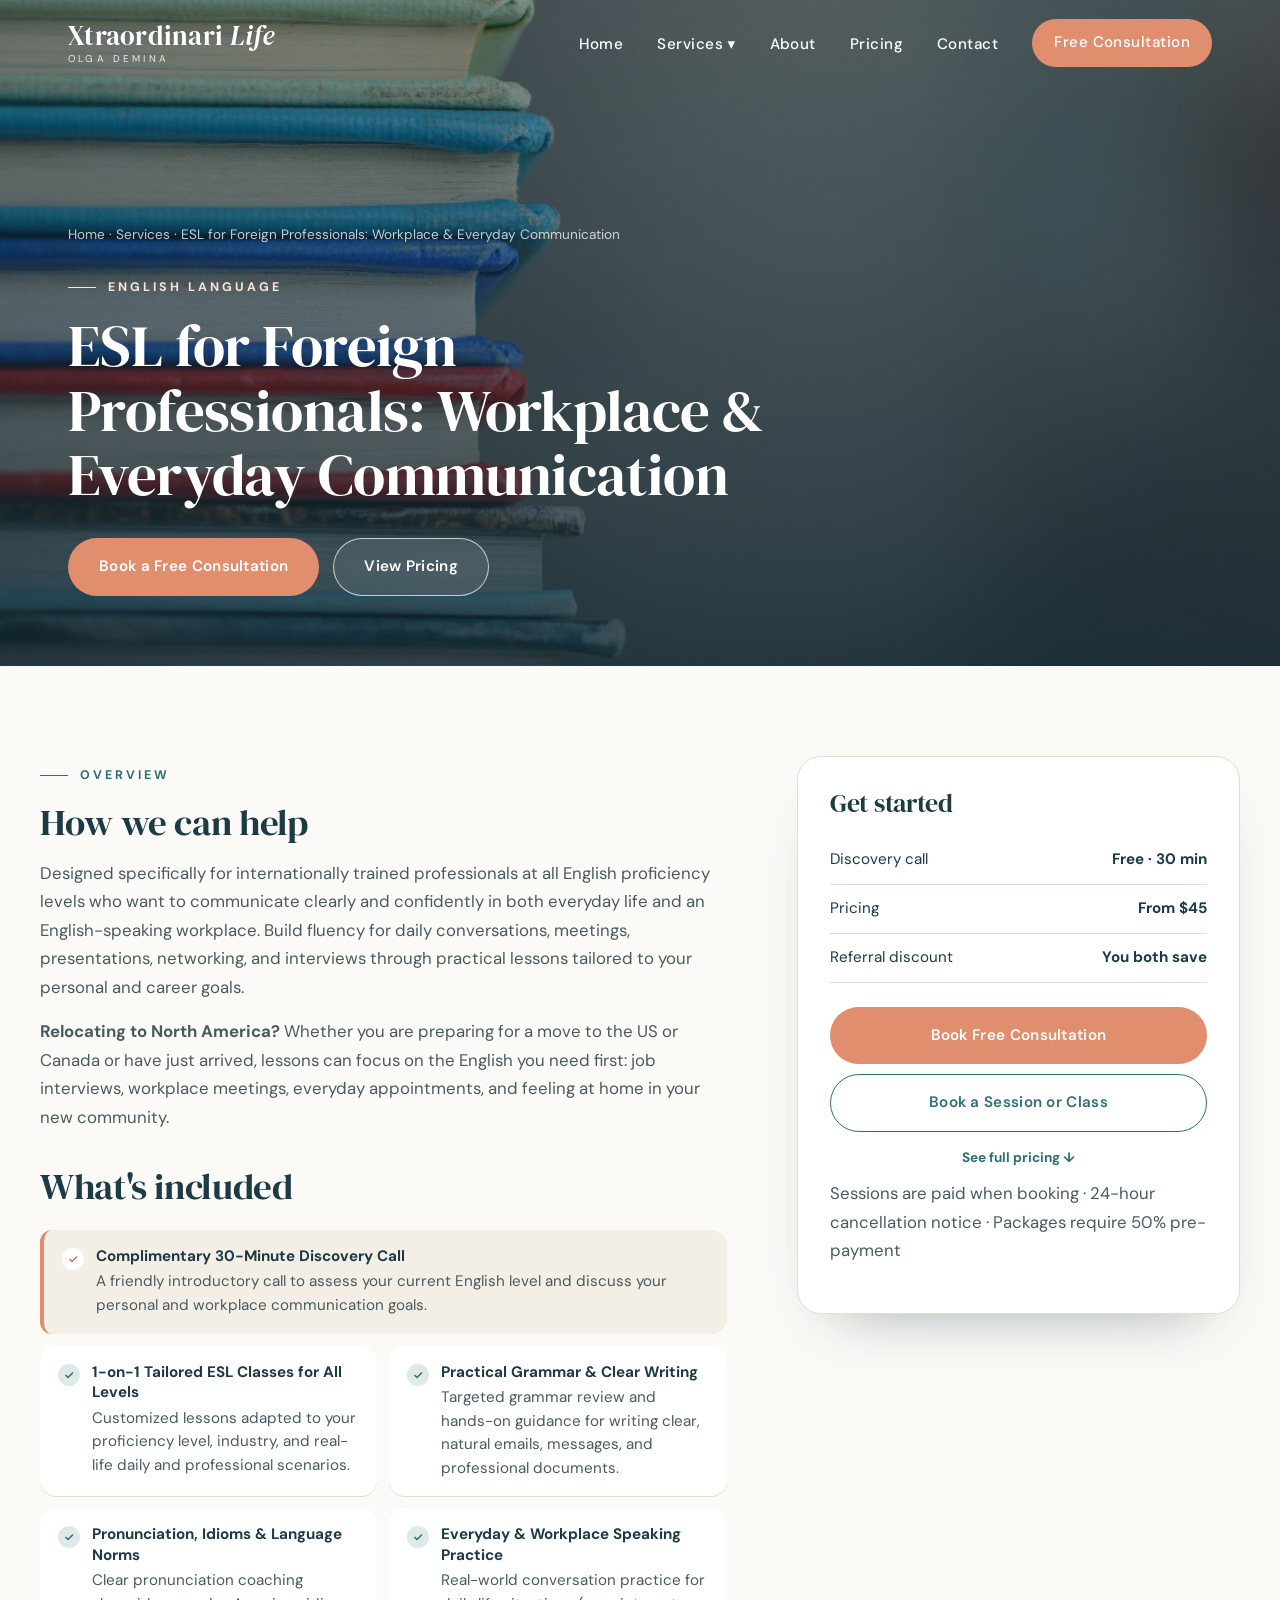
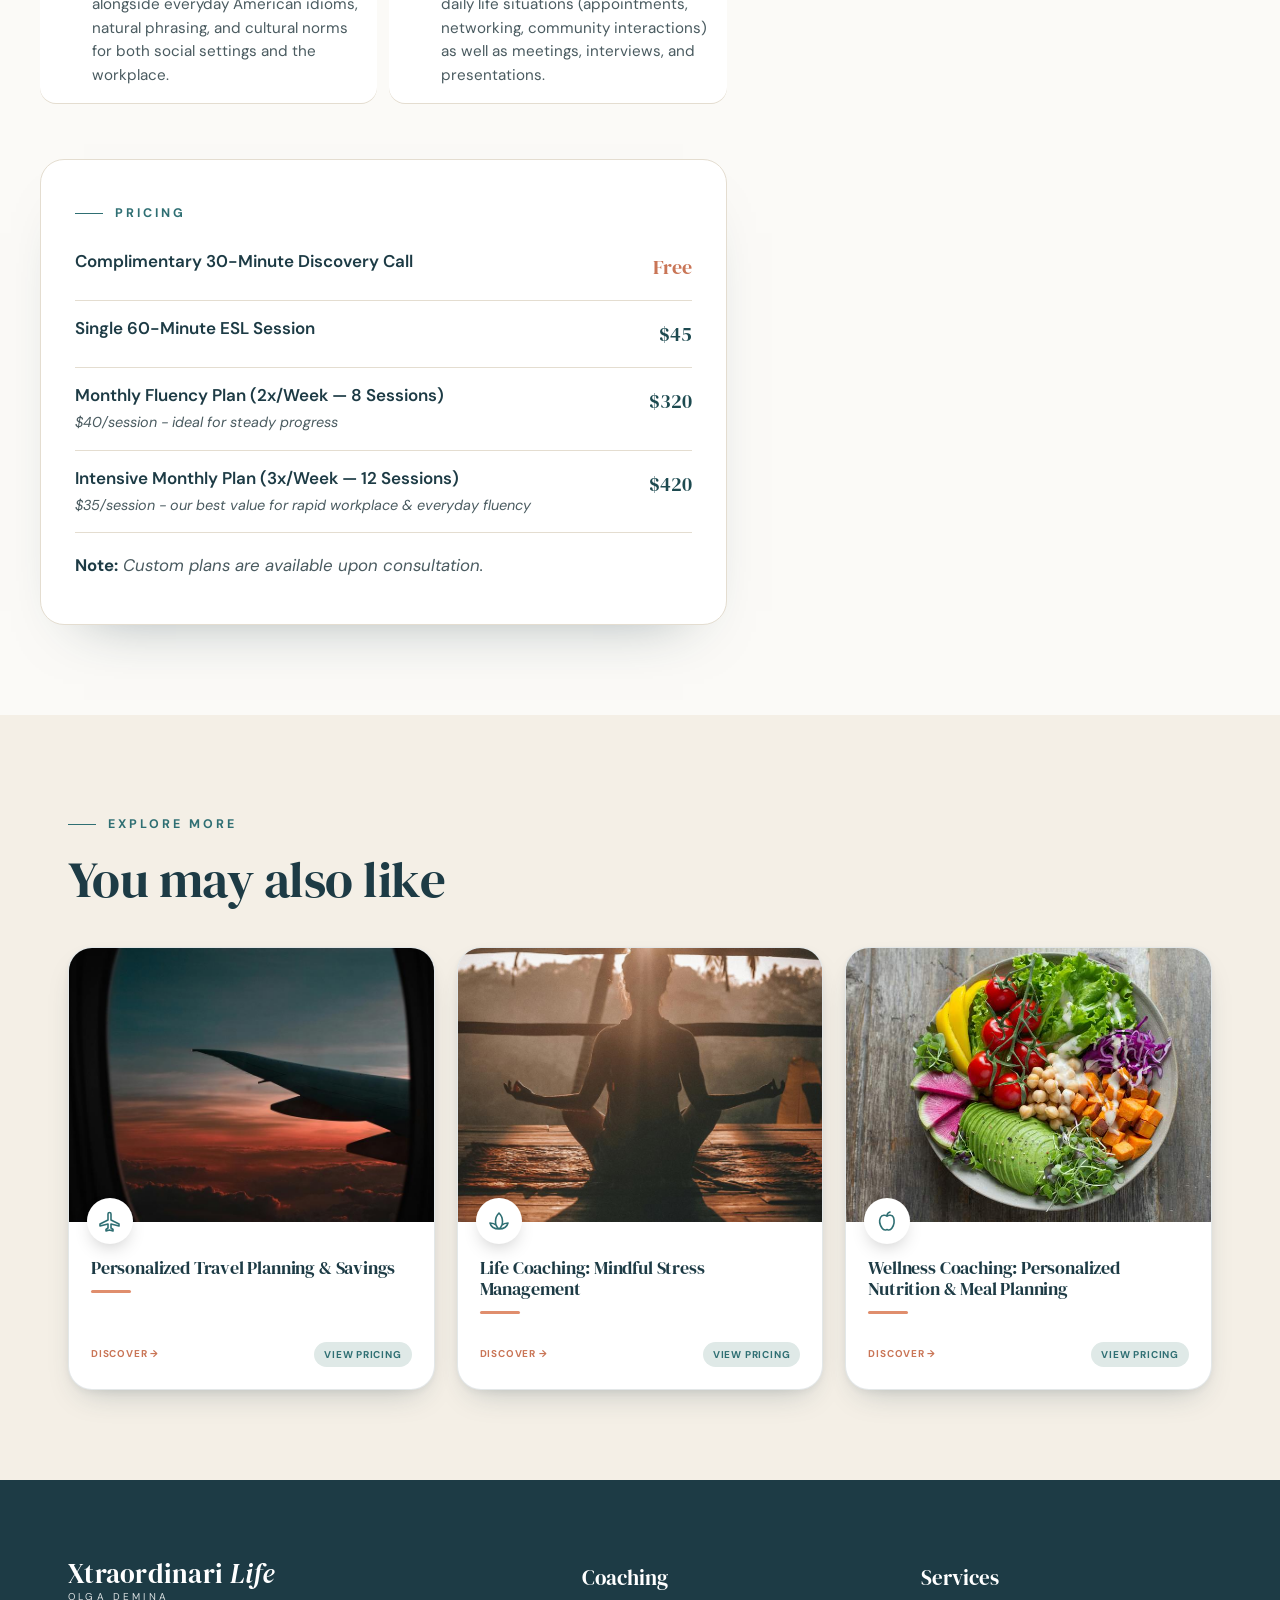
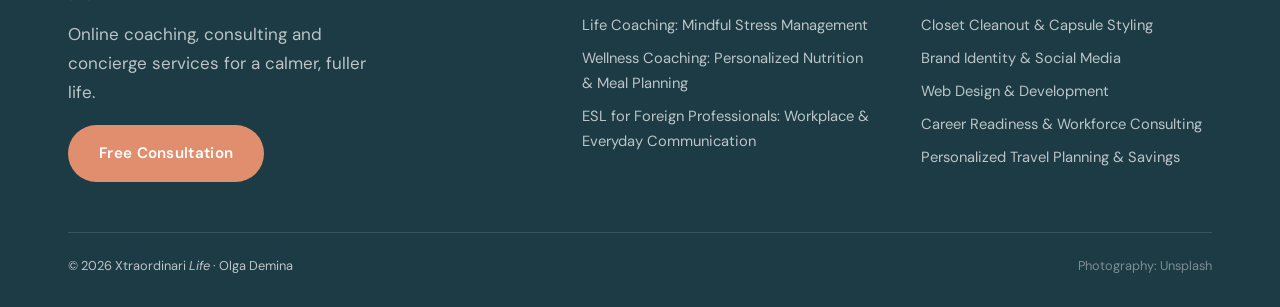
<file: esl-for-professionals/index.html>
<!DOCTYPE html>
<html lang="en" data-root="../">
<head>
<meta charset="UTF-8">
<meta name="viewport" content="width=device-width, initial-scale=1.0">
<title>ESL for Professionals Moving to North America | Xtraordinari Life</title>
<meta name="description" content="1-on-1 online ESL for internationally trained professionals relocating to the US or Canada: workplace English, pronunciation, idioms and writing.">
<link rel="canonical" href="https://www.xtraordinari.com/esl-for-professionals/">
<meta name="robots" content="index, follow, max-image-preview:large">
<meta name="author" content="Olga Demina">
<meta property="og:type" content="website">
<meta property="og:site_name" content="Xtraordinari Life">
<meta property="og:locale" content="en_US">
<meta property="og:locale:alternate" content="en_CA">
<meta property="og:title" content="ESL for Professionals Moving to North America | Xtraordinari Life">
<meta property="og:description" content="1-on-1 online ESL for internationally trained professionals relocating to the US or Canada: workplace English, pronunciation, idioms and writing.">
<meta property="og:url" content="https://www.xtraordinari.com/esl-for-professionals/">
<meta property="og:image" content="https://www.xtraordinari.com/images/services/esl.jpg">
<meta property="og:image:width" content="1200">
<meta property="og:image:height" content="630">
<meta name="twitter:card" content="summary_large_image">
<meta name="twitter:title" content="ESL for Professionals Moving to North America | Xtraordinari Life">
<meta name="twitter:description" content="1-on-1 online ESL for internationally trained professionals relocating to the US or Canada: workplace English, pronunciation, idioms and writing.">
<meta name="twitter:image" content="https://www.xtraordinari.com/images/services/esl.jpg">
<meta name="theme-color" content="#1d4a50">
<link rel="icon" href="../favicon.ico" sizes="any">
<link rel="icon" href="../favicon.svg" type="image/svg+xml">
<link rel="apple-touch-icon" href="../apple-touch-icon.png">
<link rel="preconnect" href="https://fonts.googleapis.com"><link rel="preconnect" href="https://fonts.gstatic.com" crossorigin>
<link href="https://fonts.googleapis.com/css2?family=DM+Serif+Display:ital@0;1&family=DM+Sans:ital,opsz,wght@0,9..40,400;0,9..40,500;0,9..40,600;0,9..40,700;1,9..40,400&display=swap" rel="stylesheet">
<link rel="stylesheet" href="../assets/site.css">
<script type="application/ld+json">
{
  "@context": "https://schema.org",
  "@type": "Service",
  "name": "ESL for Foreign Professionals: Workplace & Everyday Communication",
  "serviceType": "English Language",
  "url": "https://www.xtraordinari.com/esl-for-professionals/",
  "description": "Designed specifically for internationally trained professionals at all English proficiency levels who want to communicate clearly and confidently in both everyday life and an English-speaking workplace. Build fluency for daily conversations, meetings, presentations, networking, and interviews through practical lessons tailored to your personal and career goals.Relocating to North America? Whether you are preparing for a move to the US or Canada or have just arrived, lessons can focus on the English you need first: job interviews, workplace meetings, everyday appointments, and feeling at home in your new community.",
  "image": "https://www.xtraordinari.com/images/services/esl.jpg",
  "provider": {
    "@type": "ProfessionalService",
    "@id": "https://www.xtraordinari.com/#business",
    "name": "Xtraordinari Life",
    "url": "https://www.xtraordinari.com/"
  },
  "areaServed": [
    {
      "@type": "Country",
      "name": "United States"
    },
    {
      "@type": "Country",
      "name": "Canada"
    },
    {
      "@type": "Place",
      "name": "Worldwide (online)"
    }
  ],
  "audience": {
    "@type": "Audience",
    "audienceType": "Internationally trained professionals, expats and newcomers relocating to the United States and Canada"
  },
  "availableChannel": {
    "@type": "ServiceChannel",
    "serviceUrl": "https://www.xtraordinari.com/esl-for-professionals/",
    "name": "Online video sessions"
  },
  "offers": {
    "@type": "AggregateOffer",
    "priceCurrency": "USD",
    "lowPrice": "45",
    "offerCount": 4
  }
}
</script>
<script type="application/ld+json">
{
  "@context": "https://schema.org",
  "@type": "BreadcrumbList",
  "itemListElement": [
    {
      "@type": "ListItem",
      "position": 1,
      "name": "Home",
      "item": "https://www.xtraordinari.com/"
    },
    {
      "@type": "ListItem",
      "position": 2,
      "name": "Services",
      "item": "https://www.xtraordinari.com/#services"
    },
    {
      "@type": "ListItem",
      "position": 3,
      "name": "ESL for Foreign Professionals: Workplace & Everyday Communication",
      "item": "https://www.xtraordinari.com/esl-for-professionals/"
    }
  ]
}
</script>
</head>
<body>
<header id="hdr">
  <div class="wrap nav">
    <a href="../" class="logo">Xtraordinari <em>Life</em><small>Olga Demina</small></a>
    <ul class="menu" id="menu">
      <li><a href="../">Home</a></li>
      <li class="dropdown" id="dd"><button type="button" id="ddBtn">Services ▾</button><div class="dropdown-panel" id="ddPanel"><a href="../life-coaching/"><span class="mini-ico"><svg viewBox="0 0 24 24" fill="none" stroke="currentColor" stroke-width="1.6" stroke-linecap="round" stroke-linejoin="round"><path d="M12 20c-4 0-8-2-9-6 3 0 5 1 6.5 2.5M12 20c4 0 8-2 9-6-3 0-5 1-6.5 2.5M12 20c-2.5-2-3.5-4.5-3.5-7.5S10 6 12 4c2 2 3.5 5.5 3.5 8.5S14.5 18 12 20z"/></svg></span>Life Coaching: Mindful Stress Management</a><a href="../nutrition-wellness-coaching/"><span class="mini-ico"><svg viewBox="0 0 24 24" fill="none" stroke="currentColor" stroke-width="1.6" stroke-linecap="round" stroke-linejoin="round"><path d="M12 7c-1.5-1-5-1.5-6.5 1.5S5 16 7 19s3.5 2 5 1.5c1.5.5 3 1.5 5-1.5s2.5-7.5 1.5-10.5S13.5 6 12 7z"/><path d="M12 7c0-2 1-3.5 3-4"/></svg></span>Wellness Coaching: Personalized Nutrition & Meal Planning</a><a href="../closet-cleanout-capsule-styling/"><span class="mini-ico"><svg viewBox="0 0 24 24" fill="none" stroke="currentColor" stroke-width="1.6" stroke-linecap="round" stroke-linejoin="round"><path d="M12 7a2 2 0 112-2"/><path d="M12 7v2L3 16a1.5 1.5 0 001 2.7h16a1.5 1.5 0 001-2.7l-9-7"/></svg></span>Closet Cleanout & Capsule Styling</a><a href="../brand-identity-social-media/"><span class="mini-ico"><svg viewBox="0 0 24 24" fill="none" stroke="currentColor" stroke-width="1.6" stroke-linecap="round" stroke-linejoin="round"><rect x="3" y="3" width="18" height="18" rx="5"/><circle cx="12" cy="12" r="4"/><circle cx="17.3" cy="6.7" r=".8" fill="currentColor"/></svg></span>Brand Identity & Social Media</a><a href="../web-design-development/"><span class="mini-ico"><svg viewBox="0 0 24 24" fill="none" stroke="currentColor" stroke-width="1.6" stroke-linecap="round" stroke-linejoin="round"><rect x="3" y="4" width="18" height="12" rx="2"/><path d="M8 20h8M12 16v4"/><path d="M9 9l-2 1.5L9 12M15 9l2 1.5-2 1.5"/></svg></span>Web Design & Development</a><a href="../career-coaching-resume-writing/"><span class="mini-ico"><svg viewBox="0 0 24 24" fill="none" stroke="currentColor" stroke-width="1.6" stroke-linecap="round" stroke-linejoin="round"><circle cx="12" cy="12" r="9"/><path d="M15.5 8.5l-2 5-5 2 2-5z"/></svg></span>Career Readiness & Workforce Consulting</a><a href="../esl-for-professionals/"><span class="mini-ico"><svg viewBox="0 0 24 24" fill="none" stroke="currentColor" stroke-width="1.6" stroke-linecap="round" stroke-linejoin="round"><circle cx="12" cy="12" r="9"/><path d="M3 12h18M12 3c2.5 2.5 3.5 5.5 3.5 9s-1 6.5-3.5 9c-2.5-2.5-3.5-5.5-3.5-9s1-6.5 3.5-9z"/></svg></span>ESL for Foreign Professionals: Workplace & Everyday Communication</a><a href="../travel-planning/"><span class="mini-ico"><svg viewBox="0 0 24 24" fill="none" stroke="currentColor" stroke-width="1.6" stroke-linecap="round" stroke-linejoin="round"><path d="M21 15l-8-4V5a1.5 1.5 0 00-3 0v6l-8 4v2l8-2v4l-2 1.5V22l3.5-1 3.5 1v-1.5L13 19v-4l8 2z"/></svg></span>Personalized Travel Planning & Savings</a></div></li>
      <li><a href="../#about">About</a></li>
      <li><a href="../#pricing">Pricing</a></li>
      <li><a href="mailto:olga.demina@xtraordinari.com" class="js-contact-mail">Contact</a></li>
      <li><a href="https://cal.com/olga-n-demina/30min" target="_blank" rel="noopener" class="btn btn-coral js-consult-link">Free Consultation</a></li>
    </ul>
    <button class="burger" id="burger" aria-label="Menu"><span></span><span></span><span></span></button>
  </div>
</header>

<main>
<div class="page active" id="page-service">
  <section class="s-hero" style="background-image:url('../images/services/esl.jpg')">
    <div class="wrap">
      <div class="crumb"><a href="../">Home</a> · <a href="../#services">Services</a> · ESL for Foreign Professionals: Workplace & Everyday Communication</div>
      <span class="kicker">English Language</span>
      <h1>ESL for Foreign Professionals: Workplace & Everyday Communication</h1>
      <div class="hero-actions" style="justify-content:flex-start"><a href="https://cal.com/olga-n-demina/30min?service=ESL%20for%20Foreign%20Professionals%3A%20Workplace%20%26%20Everyday%20Communication" target="_blank" rel="noopener" class="btn btn-coral">Book a Free Consultation</a><a href="../esl-for-professionals/#pricing" class="btn btn-ghost">View Pricing</a></div>
    </div>
  </section>
  <div class="wrap s-body">
    <div>
      <span class="kicker">Overview</span><h2>How we can help</h2><p>Designed specifically for internationally trained professionals at all English proficiency levels who want to communicate clearly and confidently in both everyday life and an English-speaking workplace. Build fluency for daily conversations, meetings, presentations, networking, and interviews through practical lessons tailored to your personal and career goals.</p><p><b>Relocating to North America?</b> Whether you are preparing for a move to the US or Canada or have just arrived, lessons can focus on the English you need first: job interviews, workplace meetings, everyday appointments, and feeling at home in your new community.</p>
      
      <h2 style="margin-top:34px">What's included</h2>
      <div class="offers"><div class="dc"><i><svg viewBox="0 0 24 24" fill="none" stroke="currentColor" stroke-width="3"><path d="M5 12l5 5L20 7"/></svg></i><span><b>Complimentary 30-Minute Discovery Call</b>A friendly introductory call to assess your current English level and discuss your personal and workplace communication goals.</span></div><div><i><svg viewBox="0 0 24 24" fill="none" stroke="currentColor" stroke-width="3"><path d="M5 12l5 5L20 7"/></svg></i><span><b>1-on-1 Tailored ESL Classes for All Levels</b>Customized lessons adapted to your proficiency level, industry, and real-life daily and professional scenarios.</span></div><div><i><svg viewBox="0 0 24 24" fill="none" stroke="currentColor" stroke-width="3"><path d="M5 12l5 5L20 7"/></svg></i><span><b>Practical Grammar & Clear Writing</b>Targeted grammar review and hands-on guidance for writing clear, natural emails, messages, and professional documents.</span></div><div><i><svg viewBox="0 0 24 24" fill="none" stroke="currentColor" stroke-width="3"><path d="M5 12l5 5L20 7"/></svg></i><span><b>Pronunciation, Idioms & Language Norms</b>Clear pronunciation coaching alongside everyday American idioms, natural phrasing, and cultural norms for both social settings and the workplace.</span></div><div><i><svg viewBox="0 0 24 24" fill="none" stroke="currentColor" stroke-width="3"><path d="M5 12l5 5L20 7"/></svg></i><span><b>Everyday & Workplace Speaking Practice</b>Real-world conversation practice for daily life situations (appointments, networking, community interactions) as well as meetings, interviews, and presentations.</span></div></div>
      <div class="svc-pricing" id="pricing">
        <span class="kicker">Pricing</span>
        <ul class="plist"><li class="pfree"><span class="pn">Complimentary 30-Minute Discovery Call</span><b class="pp">Free</b></li><li class=""><span class="pn">Single 60-Minute ESL Session</span><b class="pp">$45</b></li><li class=""><span class="pn">Monthly Fluency Plan (2x/Week — 8 Sessions)<small>$40/session - ideal for steady progress</small></span><b class="pp">$320</b></li><li class=""><span class="pn">Intensive Monthly Plan (3x/Week — 12 Sessions)<small>$35/session - our best value for rapid workplace & everyday fluency</small></span><b class="pp">$420</b></li></ul>
        <p class="pnote"><b>Note:</b> Custom plans are available upon consultation.</p>
      </div>
    </div>
    <aside><div class="side">
      <h3>Get started</h3>
      <ul>
        <li><span>Discovery call</span><b>Free · 30 min</b></li>
        <li><span>Pricing</span><b>From $45</b></li>
        <li><span>Referral discount</span><b>You both save</b></li>
      </ul>
      <a href="https://cal.com/olga-n-demina/30min?service=ESL%20for%20Foreign%20Professionals%3A%20Workplace%20%26%20Everyday%20Communication" target="_blank" rel="noopener" class="btn btn-coral">Book Free Consultation</a>
      <a href="https://cal.com/olga-n-demina/60min" target="_blank" rel="noopener" class="btn btn-line">Book a Session or Class</a>
      <a href="../esl-for-professionals/#pricing" class="side-link">See full pricing ↓</a>
      <p class="fine">Sessions are paid when booking · 24-hour cancellation notice · Packages require 50% pre-payment</p>
    </div></aside>
  </div>
  <section class="more"><div class="wrap"><span class="kicker">Explore more</span><h2 style="margin-bottom:40px">You may also like</h2><div class="tiles"><article class="card">
    <a class="card-main" href="../travel-planning/">
      <div class="ph"><div class="ph-img"><div role="img" aria-label="Personalized Travel Planning & Savings" style="background-image:url('../images/services/travel-sm.jpg')"></div></div><span class="ico"><svg viewBox="0 0 24 24" fill="none" stroke="currentColor" stroke-width="1.6" stroke-linecap="round" stroke-linejoin="round"><path d="M21 15l-8-4V5a1.5 1.5 0 00-3 0v6l-8 4v2l8-2v4l-2 1.5V22l3.5-1 3.5 1v-1.5L13 19v-4l8 2z"/></svg></span></div>
      <div class="body"><h3>Personalized Travel Planning & Savings</h3></div></a>
    <div class="card-foot"><a class="go" href="../travel-planning/">Discover →</a><button type="button" class="price-toggle" aria-expanded="false">View pricing</button></div>
    <div class="tile-price" hidden>
      <div class="tp-head"><span>Pricing</span><button type="button" class="tp-close" aria-label="Close pricing">×</button></div>
      <ul class="plist compact"><li class="pfree"><span class="pn">Complimentary 30-Minute Discovery Call</span><b class="pp">Free</b></li><li class=""><span class="pn">Flight, Hotel & Ticket Deal Research</span><b class="pp">Starting at $65</b></li><li class=""><span class="pn">Weekend & Short Getaway Itinerary (Up to 4 Days)</span><b class="pp">Starting at $125</b></li><li class=""><span class="pn">Extended & Multi-Destination Trip Planning (5+ Days)</span><b class="pp">Starting at $225</b></li><li class=""><span class="pn">Travel Membership & Wholesale Savings Overview</span><b class="pp">Complimentary</b></li></ul>
      <a class="tp-more" href="../travel-planning/#pricing">Full pricing details →</a>
    </div>
  </article><article class="card">
    <a class="card-main" href="../life-coaching/">
      <div class="ph"><div class="ph-img"><div role="img" aria-label="Life Coaching: Mindful Stress Management" style="background-image:url('../images/services/life-coaching-sm.jpg')"></div></div><span class="ico"><svg viewBox="0 0 24 24" fill="none" stroke="currentColor" stroke-width="1.6" stroke-linecap="round" stroke-linejoin="round"><path d="M12 20c-4 0-8-2-9-6 3 0 5 1 6.5 2.5M12 20c4 0 8-2 9-6-3 0-5 1-6.5 2.5M12 20c-2.5-2-3.5-4.5-3.5-7.5S10 6 12 4c2 2 3.5 5.5 3.5 8.5S14.5 18 12 20z"/></svg></span></div>
      <div class="body"><h3>Life Coaching: Mindful Stress Management</h3></div></a>
    <div class="card-foot"><a class="go" href="../life-coaching/">Discover →</a><button type="button" class="price-toggle" aria-expanded="false">View pricing</button></div>
    <div class="tile-price" hidden>
      <div class="tp-head"><span>Pricing</span><button type="button" class="tp-close" aria-label="Close pricing">×</button></div>
      <ul class="plist compact"><li class="pfree"><span class="pn">Complimentary 30-Minute Discovery Call</span><b class="pp">Free</b></li><li class=""><span class="pn">Single 50-Minute Coaching Session</span><b class="pp">$80</b></li><li class=""><span class="pn">Single 75-Minute Coaching Session</span><b class="pp">$100</b></li><li class=""><span class="pn">4-Session Clarity & Resilience Package</span><b class="pp">Starting at $290</b></li><li class=""><span class="pn">8-Session Deep Transformation Package</span><b class="pp">Starting at $540</b></li></ul>
      <a class="tp-more" href="../life-coaching/#pricing">Full pricing details →</a>
    </div>
  </article><article class="card">
    <a class="card-main" href="../nutrition-wellness-coaching/">
      <div class="ph"><div class="ph-img"><div role="img" aria-label="Wellness Coaching: Personalized Nutrition & Meal Planning" style="background-image:url('../images/services/wellness-coaching-sm.jpg')"></div></div><span class="ico"><svg viewBox="0 0 24 24" fill="none" stroke="currentColor" stroke-width="1.6" stroke-linecap="round" stroke-linejoin="round"><path d="M12 7c-1.5-1-5-1.5-6.5 1.5S5 16 7 19s3.5 2 5 1.5c1.5.5 3 1.5 5-1.5s2.5-7.5 1.5-10.5S13.5 6 12 7z"/><path d="M12 7c0-2 1-3.5 3-4"/></svg></span></div>
      <div class="body"><h3>Wellness Coaching: Personalized Nutrition & Meal Planning</h3></div></a>
    <div class="card-foot"><a class="go" href="../nutrition-wellness-coaching/">Discover →</a><button type="button" class="price-toggle" aria-expanded="false">View pricing</button></div>
    <div class="tile-price" hidden>
      <div class="tp-head"><span>Pricing</span><button type="button" class="tp-close" aria-label="Close pricing">×</button></div>
      <ul class="plist compact"><li class="pfree"><span class="pn">Complimentary 30-Minute Discovery Call</span><b class="pp">Free</b></li><li class=""><span class="pn">Single Nutrition & Wellness Consultation (60 min)</span><b class="pp">$55</b></li><li class=""><span class="pn">Custom 7-Day Mix-and-Match Meal Plan + 1 Walkthrough Consultation (60 min)</span><b class="pp">$95</b></li><li class=""><span class="pn">4-Week Anti-Aging & Sustainable Habits Package</span><b class="pp">$215</b></li></ul>
      <a class="tp-more" href="../nutrition-wellness-coaching/#pricing">Full pricing details →</a>
    </div>
  </article></div></div></section></div>
</main>

<footer id="contact">
  <div class="wrap">
    <div class="f-grid">
      <div><div class="logo">Xtraordinari <em>Life</em><small>Olga Demina</small></div><p style="margin:18px 0;max-width:300px">Online coaching, consulting and concierge services for a calmer, fuller life.</p><a href="https://cal.com/olga-n-demina/30min" target="_blank" rel="noopener" class="btn btn-coral js-consult-link">Free Consultation</a></div>
      <div><h4>Coaching</h4><ul id="footCol1"><li><a href="../life-coaching/">Life Coaching: Mindful Stress Management</a></li><li><a href="../nutrition-wellness-coaching/">Wellness Coaching: Personalized Nutrition & Meal Planning</a></li><li><a href="../esl-for-professionals/">ESL for Foreign Professionals: Workplace & Everyday Communication</a></li></ul></div>
      <div><h4>Services</h4><ul id="footCol2"><li><a href="../closet-cleanout-capsule-styling/">Closet Cleanout & Capsule Styling</a></li><li><a href="../brand-identity-social-media/">Brand Identity & Social Media</a></li><li><a href="../web-design-development/">Web Design & Development</a></li><li><a href="../career-coaching-resume-writing/">Career Readiness & Workforce Consulting</a></li><li><a href="../travel-planning/">Personalized Travel Planning & Savings</a></li></ul></div>
    </div>
    <div class="f-bot"><span>© <span class="yr">2026</span> Xtraordinari <em>Life</em> · Olga Demina</span><span class="credit">Photography: Unsplash</span></div>
  </div>
</footer>
<script src="../assets/site.js"></script>
</body>
</html>
</file>
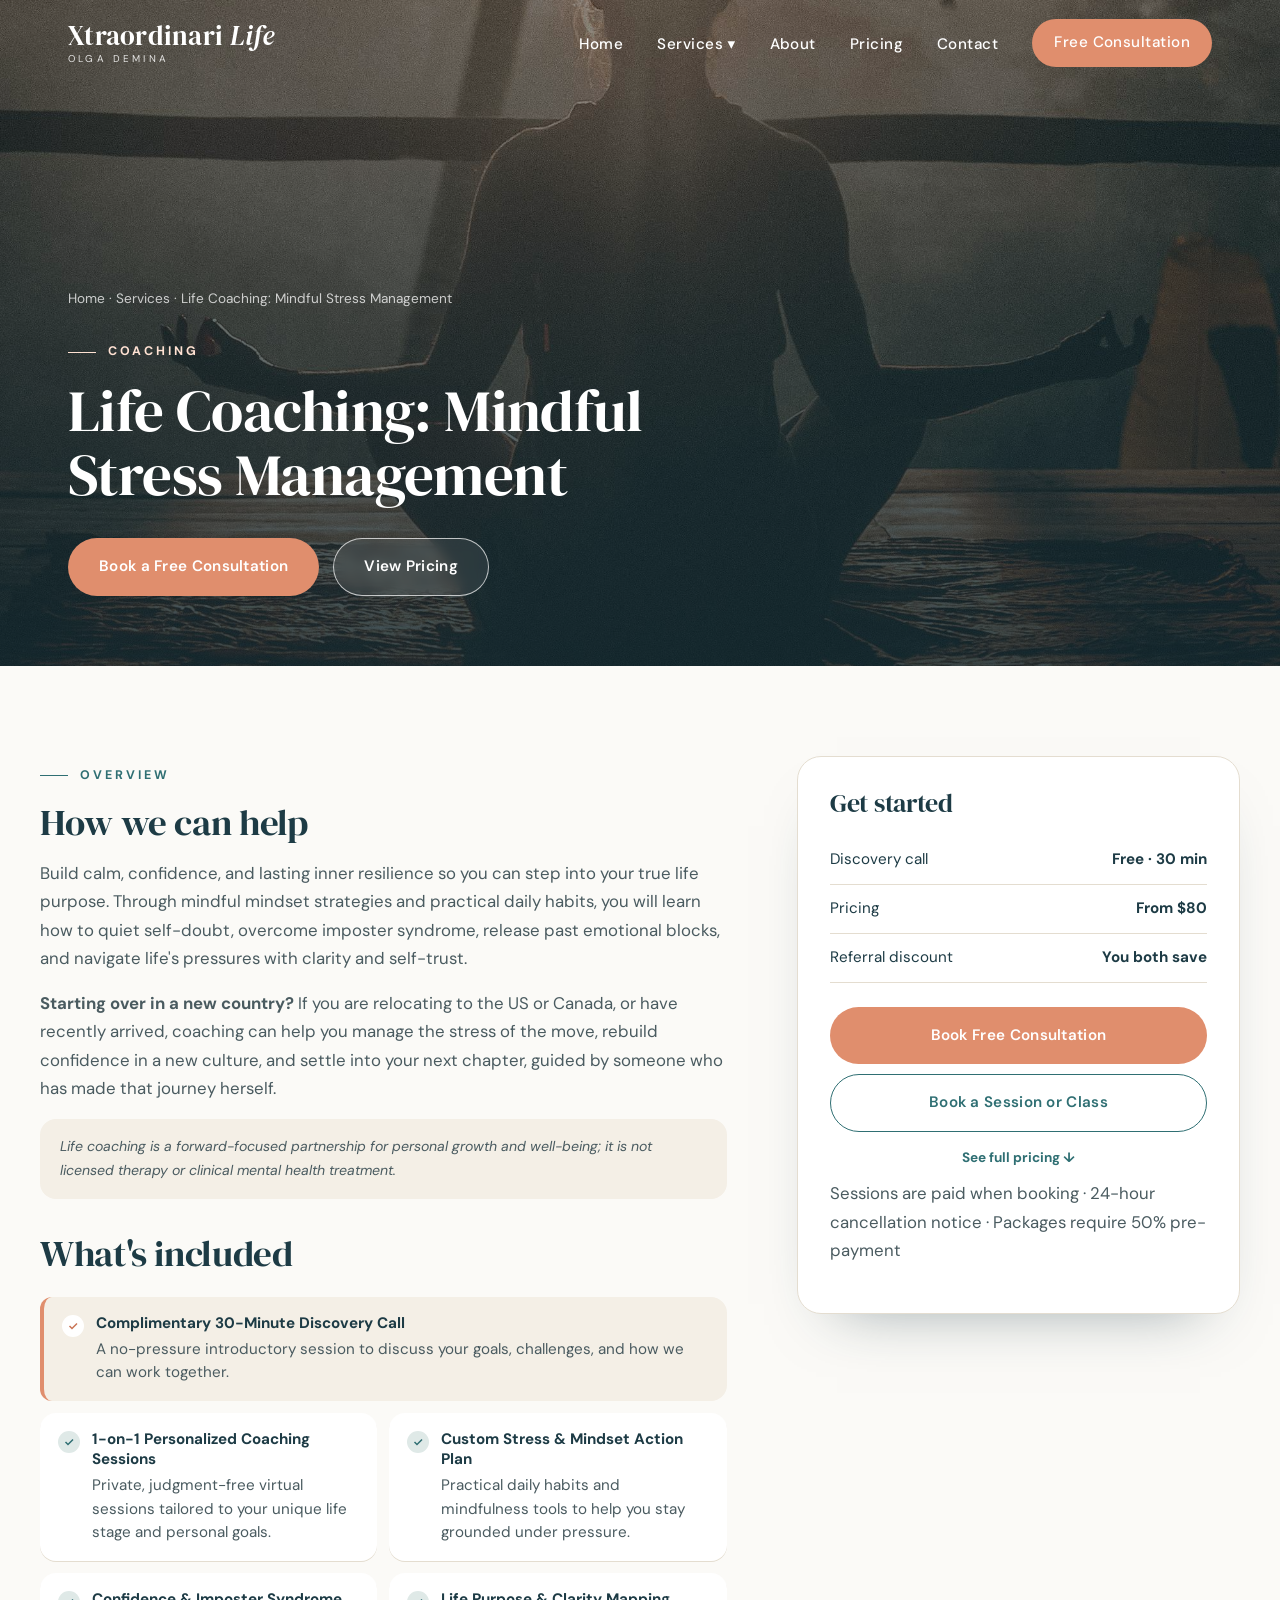
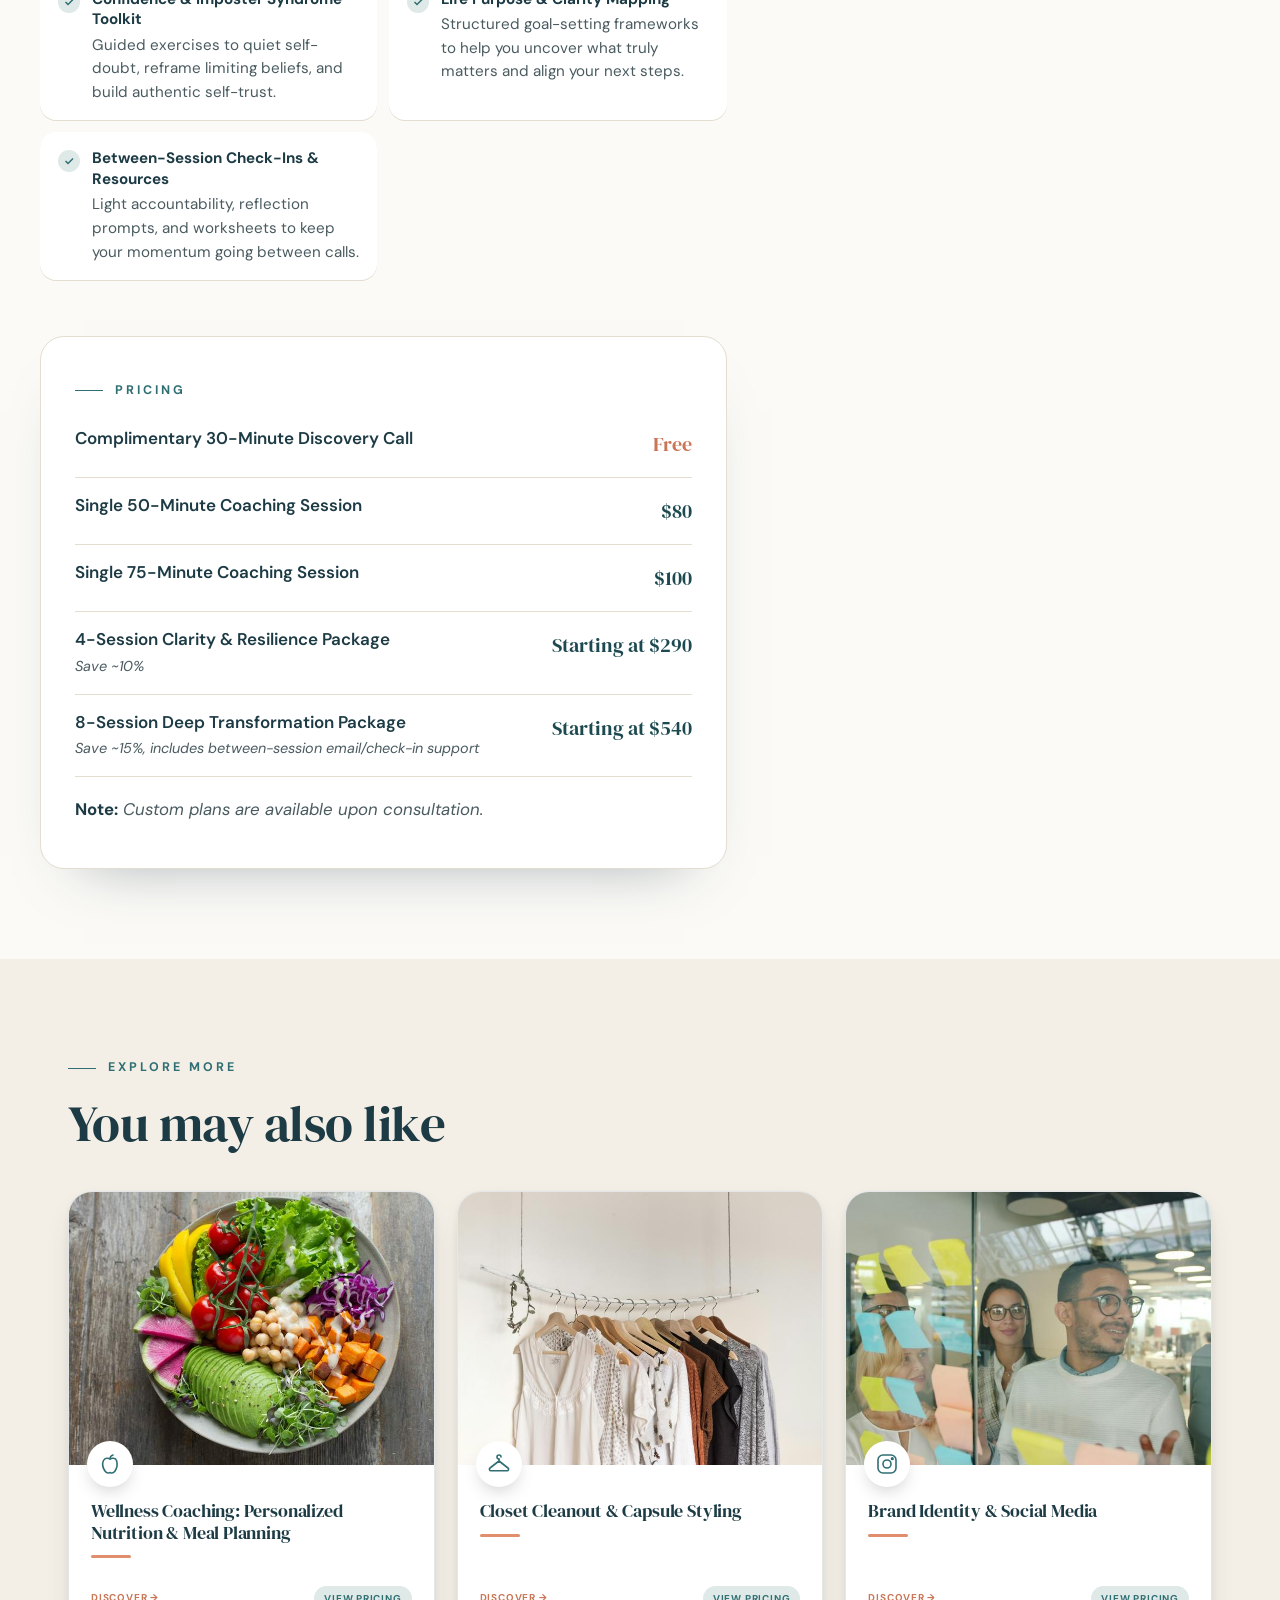
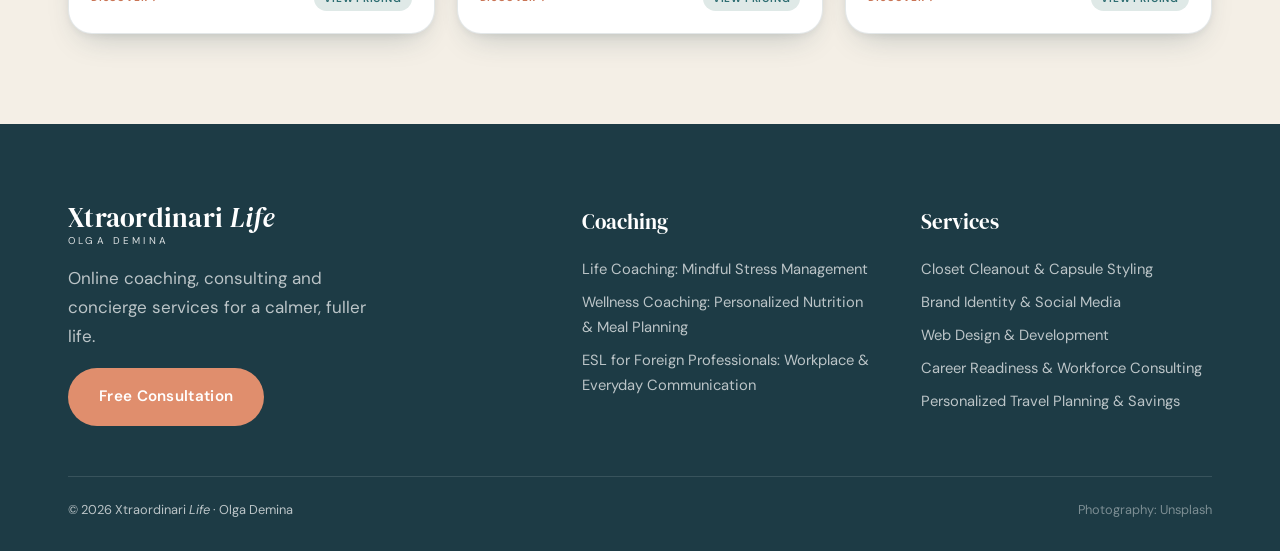
<file: life-coaching/index.html>
<!DOCTYPE html>
<html lang="en" data-root="../">
<head>
<meta charset="UTF-8">
<meta name="viewport" content="width=device-width, initial-scale=1.0">
<title>Life Coaching for Expats &amp; Newcomers | Xtraordinari Life</title>
<meta name="description" content="Online life coaching for people relocating to the US, Canada and beyond: manage stress, quiet imposter syndrome and rebuild confidence. Free 30-min call.">
<link rel="canonical" href="https://www.xtraordinari.com/life-coaching/">
<meta name="robots" content="index, follow, max-image-preview:large">
<meta name="author" content="Olga Demina">
<meta property="og:type" content="website">
<meta property="og:site_name" content="Xtraordinari Life">
<meta property="og:locale" content="en_US">
<meta property="og:locale:alternate" content="en_CA">
<meta property="og:title" content="Life Coaching for Expats &amp; Newcomers | Xtraordinari Life">
<meta property="og:description" content="Online life coaching for people relocating to the US, Canada and beyond: manage stress, quiet imposter syndrome and rebuild confidence. Free 30-min call.">
<meta property="og:url" content="https://www.xtraordinari.com/life-coaching/">
<meta property="og:image" content="https://www.xtraordinari.com/images/services/life-coaching.jpg">
<meta property="og:image:width" content="1200">
<meta property="og:image:height" content="630">
<meta name="twitter:card" content="summary_large_image">
<meta name="twitter:title" content="Life Coaching for Expats &amp; Newcomers | Xtraordinari Life">
<meta name="twitter:description" content="Online life coaching for people relocating to the US, Canada and beyond: manage stress, quiet imposter syndrome and rebuild confidence. Free 30-min call.">
<meta name="twitter:image" content="https://www.xtraordinari.com/images/services/life-coaching.jpg">
<meta name="theme-color" content="#1d4a50">
<link rel="icon" href="../favicon.ico" sizes="any">
<link rel="icon" href="../favicon.svg" type="image/svg+xml">
<link rel="apple-touch-icon" href="../apple-touch-icon.png">
<link rel="preconnect" href="https://fonts.googleapis.com"><link rel="preconnect" href="https://fonts.gstatic.com" crossorigin>
<link href="https://fonts.googleapis.com/css2?family=DM+Serif+Display:ital@0;1&family=DM+Sans:ital,opsz,wght@0,9..40,400;0,9..40,500;0,9..40,600;0,9..40,700;1,9..40,400&display=swap" rel="stylesheet">
<link rel="stylesheet" href="../assets/site.css">
<script type="application/ld+json">
{
  "@context": "https://schema.org",
  "@type": "Service",
  "name": "Life Coaching: Mindful Stress Management",
  "serviceType": "Coaching",
  "url": "https://www.xtraordinari.com/life-coaching/",
  "description": "Build calm, confidence, and lasting inner resilience so you can step into your true life purpose. Through mindful mindset strategies and practical daily habits, you will learn how to quiet self-doubt, overcome imposter syndrome, release past emotional blocks, and navigate life's pressures with clarity and self-trust.Starting over in a new country? If you are relocating to the US or Canada, or have recently arrived, coaching can help you manage the stress of the move, rebuild confidence in a new culture, and settle into your next chapter, guided by someone who has made that journey herself.",
  "image": "https://www.xtraordinari.com/images/services/life-coaching.jpg",
  "provider": {
    "@type": "ProfessionalService",
    "@id": "https://www.xtraordinari.com/#business",
    "name": "Xtraordinari Life",
    "url": "https://www.xtraordinari.com/"
  },
  "areaServed": [
    {
      "@type": "Country",
      "name": "United States"
    },
    {
      "@type": "Country",
      "name": "Canada"
    },
    {
      "@type": "Place",
      "name": "Worldwide (online)"
    }
  ],
  "audience": {
    "@type": "Audience",
    "audienceType": "Internationally trained professionals, expats and newcomers relocating to the United States and Canada"
  },
  "availableChannel": {
    "@type": "ServiceChannel",
    "serviceUrl": "https://www.xtraordinari.com/life-coaching/",
    "name": "Online video sessions"
  },
  "offers": {
    "@type": "AggregateOffer",
    "priceCurrency": "USD",
    "lowPrice": "80",
    "offerCount": 5
  }
}
</script>
<script type="application/ld+json">
{
  "@context": "https://schema.org",
  "@type": "BreadcrumbList",
  "itemListElement": [
    {
      "@type": "ListItem",
      "position": 1,
      "name": "Home",
      "item": "https://www.xtraordinari.com/"
    },
    {
      "@type": "ListItem",
      "position": 2,
      "name": "Services",
      "item": "https://www.xtraordinari.com/#services"
    },
    {
      "@type": "ListItem",
      "position": 3,
      "name": "Life Coaching: Mindful Stress Management",
      "item": "https://www.xtraordinari.com/life-coaching/"
    }
  ]
}
</script>
</head>
<body>
<header id="hdr">
  <div class="wrap nav">
    <a href="../" class="logo">Xtraordinari <em>Life</em><small>Olga Demina</small></a>
    <ul class="menu" id="menu">
      <li><a href="../">Home</a></li>
      <li class="dropdown" id="dd"><button type="button" id="ddBtn">Services ▾</button><div class="dropdown-panel" id="ddPanel"><a href="../life-coaching/"><span class="mini-ico"><svg viewBox="0 0 24 24" fill="none" stroke="currentColor" stroke-width="1.6" stroke-linecap="round" stroke-linejoin="round"><path d="M12 20c-4 0-8-2-9-6 3 0 5 1 6.5 2.5M12 20c4 0 8-2 9-6-3 0-5 1-6.5 2.5M12 20c-2.5-2-3.5-4.5-3.5-7.5S10 6 12 4c2 2 3.5 5.5 3.5 8.5S14.5 18 12 20z"/></svg></span>Life Coaching: Mindful Stress Management</a><a href="../nutrition-wellness-coaching/"><span class="mini-ico"><svg viewBox="0 0 24 24" fill="none" stroke="currentColor" stroke-width="1.6" stroke-linecap="round" stroke-linejoin="round"><path d="M12 7c-1.5-1-5-1.5-6.5 1.5S5 16 7 19s3.5 2 5 1.5c1.5.5 3 1.5 5-1.5s2.5-7.5 1.5-10.5S13.5 6 12 7z"/><path d="M12 7c0-2 1-3.5 3-4"/></svg></span>Wellness Coaching: Personalized Nutrition & Meal Planning</a><a href="../closet-cleanout-capsule-styling/"><span class="mini-ico"><svg viewBox="0 0 24 24" fill="none" stroke="currentColor" stroke-width="1.6" stroke-linecap="round" stroke-linejoin="round"><path d="M12 7a2 2 0 112-2"/><path d="M12 7v2L3 16a1.5 1.5 0 001 2.7h16a1.5 1.5 0 001-2.7l-9-7"/></svg></span>Closet Cleanout & Capsule Styling</a><a href="../brand-identity-social-media/"><span class="mini-ico"><svg viewBox="0 0 24 24" fill="none" stroke="currentColor" stroke-width="1.6" stroke-linecap="round" stroke-linejoin="round"><rect x="3" y="3" width="18" height="18" rx="5"/><circle cx="12" cy="12" r="4"/><circle cx="17.3" cy="6.7" r=".8" fill="currentColor"/></svg></span>Brand Identity & Social Media</a><a href="../web-design-development/"><span class="mini-ico"><svg viewBox="0 0 24 24" fill="none" stroke="currentColor" stroke-width="1.6" stroke-linecap="round" stroke-linejoin="round"><rect x="3" y="4" width="18" height="12" rx="2"/><path d="M8 20h8M12 16v4"/><path d="M9 9l-2 1.5L9 12M15 9l2 1.5-2 1.5"/></svg></span>Web Design & Development</a><a href="../career-coaching-resume-writing/"><span class="mini-ico"><svg viewBox="0 0 24 24" fill="none" stroke="currentColor" stroke-width="1.6" stroke-linecap="round" stroke-linejoin="round"><circle cx="12" cy="12" r="9"/><path d="M15.5 8.5l-2 5-5 2 2-5z"/></svg></span>Career Readiness & Workforce Consulting</a><a href="../esl-for-professionals/"><span class="mini-ico"><svg viewBox="0 0 24 24" fill="none" stroke="currentColor" stroke-width="1.6" stroke-linecap="round" stroke-linejoin="round"><circle cx="12" cy="12" r="9"/><path d="M3 12h18M12 3c2.5 2.5 3.5 5.5 3.5 9s-1 6.5-3.5 9c-2.5-2.5-3.5-5.5-3.5-9s1-6.5 3.5-9z"/></svg></span>ESL for Foreign Professionals: Workplace & Everyday Communication</a><a href="../travel-planning/"><span class="mini-ico"><svg viewBox="0 0 24 24" fill="none" stroke="currentColor" stroke-width="1.6" stroke-linecap="round" stroke-linejoin="round"><path d="M21 15l-8-4V5a1.5 1.5 0 00-3 0v6l-8 4v2l8-2v4l-2 1.5V22l3.5-1 3.5 1v-1.5L13 19v-4l8 2z"/></svg></span>Personalized Travel Planning & Savings</a></div></li>
      <li><a href="../#about">About</a></li>
      <li><a href="../#pricing">Pricing</a></li>
      <li><a href="mailto:olga.demina@xtraordinari.com" class="js-contact-mail">Contact</a></li>
      <li><a href="https://cal.com/olga-n-demina/30min" target="_blank" rel="noopener" class="btn btn-coral js-consult-link">Free Consultation</a></li>
    </ul>
    <button class="burger" id="burger" aria-label="Menu"><span></span><span></span><span></span></button>
  </div>
</header>

<main>
<div class="page active" id="page-service">
  <section class="s-hero" style="background-image:url('../images/services/life-coaching.jpg')">
    <div class="wrap">
      <div class="crumb"><a href="../">Home</a> · <a href="../#services">Services</a> · Life Coaching: Mindful Stress Management</div>
      <span class="kicker">Coaching</span>
      <h1>Life Coaching: Mindful Stress Management</h1>
      <div class="hero-actions" style="justify-content:flex-start"><a href="https://cal.com/olga-n-demina/30min?service=Life%20Coaching%3A%20Mindful%20Stress%20Management" target="_blank" rel="noopener" class="btn btn-coral">Book a Free Consultation</a><a href="../life-coaching/#pricing" class="btn btn-ghost">View Pricing</a></div>
    </div>
  </section>
  <div class="wrap s-body">
    <div>
      <span class="kicker">Overview</span><h2>How we can help</h2><p>Build calm, confidence, and lasting inner resilience so you can step into your true life purpose. Through mindful mindset strategies and practical daily habits, you will learn how to quiet self-doubt, overcome imposter syndrome, release past emotional blocks, and navigate life's pressures with clarity and self-trust.</p><p><b>Starting over in a new country?</b> If you are relocating to the US or Canada, or have recently arrived, coaching can help you manage the stress of the move, rebuild confidence in a new culture, and settle into your next chapter, guided by someone who has made that journey herself.</p>
      <div class="note"><em>Life coaching is a forward-focused partnership for personal growth and well-being; it is not licensed therapy or clinical mental health treatment.</em></div>
      <h2 style="margin-top:34px">What's included</h2>
      <div class="offers"><div class="dc"><i><svg viewBox="0 0 24 24" fill="none" stroke="currentColor" stroke-width="3"><path d="M5 12l5 5L20 7"/></svg></i><span><b>Complimentary 30-Minute Discovery Call</b>A no-pressure introductory session to discuss your goals, challenges, and how we can work together.</span></div><div><i><svg viewBox="0 0 24 24" fill="none" stroke="currentColor" stroke-width="3"><path d="M5 12l5 5L20 7"/></svg></i><span><b>1-on-1 Personalized Coaching Sessions</b>Private, judgment-free virtual sessions tailored to your unique life stage and personal goals.</span></div><div><i><svg viewBox="0 0 24 24" fill="none" stroke="currentColor" stroke-width="3"><path d="M5 12l5 5L20 7"/></svg></i><span><b>Custom Stress & Mindset Action Plan</b>Practical daily habits and mindfulness tools to help you stay grounded under pressure.</span></div><div><i><svg viewBox="0 0 24 24" fill="none" stroke="currentColor" stroke-width="3"><path d="M5 12l5 5L20 7"/></svg></i><span><b>Confidence & Imposter Syndrome Toolkit</b>Guided exercises to quiet self-doubt, reframe limiting beliefs, and build authentic self-trust.</span></div><div><i><svg viewBox="0 0 24 24" fill="none" stroke="currentColor" stroke-width="3"><path d="M5 12l5 5L20 7"/></svg></i><span><b>Life Purpose & Clarity Mapping</b>Structured goal-setting frameworks to help you uncover what truly matters and align your next steps.</span></div><div><i><svg viewBox="0 0 24 24" fill="none" stroke="currentColor" stroke-width="3"><path d="M5 12l5 5L20 7"/></svg></i><span><b>Between-Session Check-Ins & Resources</b>Light accountability, reflection prompts, and worksheets to keep your momentum going between calls.</span></div></div>
      <div class="svc-pricing" id="pricing">
        <span class="kicker">Pricing</span>
        <ul class="plist"><li class="pfree"><span class="pn">Complimentary 30-Minute Discovery Call</span><b class="pp">Free</b></li><li class=""><span class="pn">Single 50-Minute Coaching Session</span><b class="pp">$80</b></li><li class=""><span class="pn">Single 75-Minute Coaching Session</span><b class="pp">$100</b></li><li class=""><span class="pn">4-Session Clarity & Resilience Package<small>Save ~10%</small></span><b class="pp">Starting at $290</b></li><li class=""><span class="pn">8-Session Deep Transformation Package<small>Save ~15%, includes between-session email/check-in support</small></span><b class="pp">Starting at $540</b></li></ul>
        <p class="pnote"><b>Note:</b> Custom plans are available upon consultation.</p>
      </div>
    </div>
    <aside><div class="side">
      <h3>Get started</h3>
      <ul>
        <li><span>Discovery call</span><b>Free · 30 min</b></li>
        <li><span>Pricing</span><b>From $80</b></li>
        <li><span>Referral discount</span><b>You both save</b></li>
      </ul>
      <a href="https://cal.com/olga-n-demina/30min?service=Life%20Coaching%3A%20Mindful%20Stress%20Management" target="_blank" rel="noopener" class="btn btn-coral">Book Free Consultation</a>
      <a href="https://cal.com/olga-n-demina/60min" target="_blank" rel="noopener" class="btn btn-line">Book a Session or Class</a>
      <a href="../life-coaching/#pricing" class="side-link">See full pricing ↓</a>
      <p class="fine">Sessions are paid when booking · 24-hour cancellation notice · Packages require 50% pre-payment</p>
    </div></aside>
  </div>
  <section class="more"><div class="wrap"><span class="kicker">Explore more</span><h2 style="margin-bottom:40px">You may also like</h2><div class="tiles"><article class="card">
    <a class="card-main" href="../nutrition-wellness-coaching/">
      <div class="ph"><div class="ph-img"><div role="img" aria-label="Wellness Coaching: Personalized Nutrition & Meal Planning" style="background-image:url('../images/services/wellness-coaching-sm.jpg')"></div></div><span class="ico"><svg viewBox="0 0 24 24" fill="none" stroke="currentColor" stroke-width="1.6" stroke-linecap="round" stroke-linejoin="round"><path d="M12 7c-1.5-1-5-1.5-6.5 1.5S5 16 7 19s3.5 2 5 1.5c1.5.5 3 1.5 5-1.5s2.5-7.5 1.5-10.5S13.5 6 12 7z"/><path d="M12 7c0-2 1-3.5 3-4"/></svg></span></div>
      <div class="body"><h3>Wellness Coaching: Personalized Nutrition & Meal Planning</h3></div></a>
    <div class="card-foot"><a class="go" href="../nutrition-wellness-coaching/">Discover →</a><button type="button" class="price-toggle" aria-expanded="false">View pricing</button></div>
    <div class="tile-price" hidden>
      <div class="tp-head"><span>Pricing</span><button type="button" class="tp-close" aria-label="Close pricing">×</button></div>
      <ul class="plist compact"><li class="pfree"><span class="pn">Complimentary 30-Minute Discovery Call</span><b class="pp">Free</b></li><li class=""><span class="pn">Single Nutrition & Wellness Consultation (60 min)</span><b class="pp">$55</b></li><li class=""><span class="pn">Custom 7-Day Mix-and-Match Meal Plan + 1 Walkthrough Consultation (60 min)</span><b class="pp">$95</b></li><li class=""><span class="pn">4-Week Anti-Aging & Sustainable Habits Package</span><b class="pp">$215</b></li></ul>
      <a class="tp-more" href="../nutrition-wellness-coaching/#pricing">Full pricing details →</a>
    </div>
  </article><article class="card">
    <a class="card-main" href="../closet-cleanout-capsule-styling/">
      <div class="ph"><div class="ph-img"><div role="img" aria-label="Closet Cleanout & Capsule Styling" style="background-image:url('../images/services/image-branding-sm.jpg')"></div></div><span class="ico"><svg viewBox="0 0 24 24" fill="none" stroke="currentColor" stroke-width="1.6" stroke-linecap="round" stroke-linejoin="round"><path d="M12 7a2 2 0 112-2"/><path d="M12 7v2L3 16a1.5 1.5 0 001 2.7h16a1.5 1.5 0 001-2.7l-9-7"/></svg></span></div>
      <div class="body"><h3>Closet Cleanout & Capsule Styling</h3></div></a>
    <div class="card-foot"><a class="go" href="../closet-cleanout-capsule-styling/">Discover →</a><button type="button" class="price-toggle" aria-expanded="false">View pricing</button></div>
    <div class="tile-price" hidden>
      <div class="tp-head"><span>Pricing</span><button type="button" class="tp-close" aria-label="Close pricing">×</button></div>
      <ul class="plist compact"><li class="pfree"><span class="pn">Complimentary 30-Minute Discovery Call</span><b class="pp">Free</b></li><li class=""><span class="pn">Virtual Closet Edit & Online Styling</span><b class="pp">Starting at $120</b></li><li class=""><span class="pn">In-Person Closet Cleanout <em>(Houston Area)</em></span><b class="pp">Starting at $200</b></li><li class=""><span class="pn">In-Person Personal Shopping <em>(Houston Area)</em></span><b class="pp">Starting at $100</b></li><li class=""><span class="pn">Complete Capsule Wardrobe & Digital Lookbook</span><b class="pp">Starting at $250</b></li></ul>
      <a class="tp-more" href="../closet-cleanout-capsule-styling/#pricing">Full pricing details →</a>
    </div>
  </article><article class="card">
    <a class="card-main" href="../brand-identity-social-media/">
      <div class="ph"><div class="ph-img"><div role="img" aria-label="Brand Identity & Social Media" style="background-image:url('../images/services/social-media-sm.jpg')"></div></div><span class="ico"><svg viewBox="0 0 24 24" fill="none" stroke="currentColor" stroke-width="1.6" stroke-linecap="round" stroke-linejoin="round"><rect x="3" y="3" width="18" height="18" rx="5"/><circle cx="12" cy="12" r="4"/><circle cx="17.3" cy="6.7" r=".8" fill="currentColor"/></svg></span></div>
      <div class="body"><h3>Brand Identity & Social Media</h3></div></a>
    <div class="card-foot"><a class="go" href="../brand-identity-social-media/">Discover →</a><button type="button" class="price-toggle" aria-expanded="false">View pricing</button></div>
    <div class="tile-price" hidden>
      <div class="tp-head"><span>Pricing</span><button type="button" class="tp-close" aria-label="Close pricing">×</button></div>
      <ul class="plist compact"><li class="pfree"><span class="pn">Complimentary 30-Minute Discovery Call</span><b class="pp">Free</b></li><li class=""><span class="pn">Brand Identity</span><b class="pp">Starting at $1,200</b></li><li class=""><span class="pn">Visual Strategy</span><b class="pp">Starting at $2,500</b></li><li class=""><span class="pn">Complete System</span><b class="pp">Starting at $4,000</b></li></ul>
      <a class="tp-more" href="../brand-identity-social-media/#pricing">Full pricing details →</a>
    </div>
  </article></div></div></section></div>
</main>

<footer id="contact">
  <div class="wrap">
    <div class="f-grid">
      <div><div class="logo">Xtraordinari <em>Life</em><small>Olga Demina</small></div><p style="margin:18px 0;max-width:300px">Online coaching, consulting and concierge services for a calmer, fuller life.</p><a href="https://cal.com/olga-n-demina/30min" target="_blank" rel="noopener" class="btn btn-coral js-consult-link">Free Consultation</a></div>
      <div><h4>Coaching</h4><ul id="footCol1"><li><a href="../life-coaching/">Life Coaching: Mindful Stress Management</a></li><li><a href="../nutrition-wellness-coaching/">Wellness Coaching: Personalized Nutrition & Meal Planning</a></li><li><a href="../esl-for-professionals/">ESL for Foreign Professionals: Workplace & Everyday Communication</a></li></ul></div>
      <div><h4>Services</h4><ul id="footCol2"><li><a href="../closet-cleanout-capsule-styling/">Closet Cleanout & Capsule Styling</a></li><li><a href="../brand-identity-social-media/">Brand Identity & Social Media</a></li><li><a href="../web-design-development/">Web Design & Development</a></li><li><a href="../career-coaching-resume-writing/">Career Readiness & Workforce Consulting</a></li><li><a href="../travel-planning/">Personalized Travel Planning & Savings</a></li></ul></div>
    </div>
    <div class="f-bot"><span>© <span class="yr">2026</span> Xtraordinari <em>Life</em> · Olga Demina</span><span class="credit">Photography: Unsplash</span></div>
  </div>
</footer>
<script src="../assets/site.js"></script>
</body>
</html>
</file>
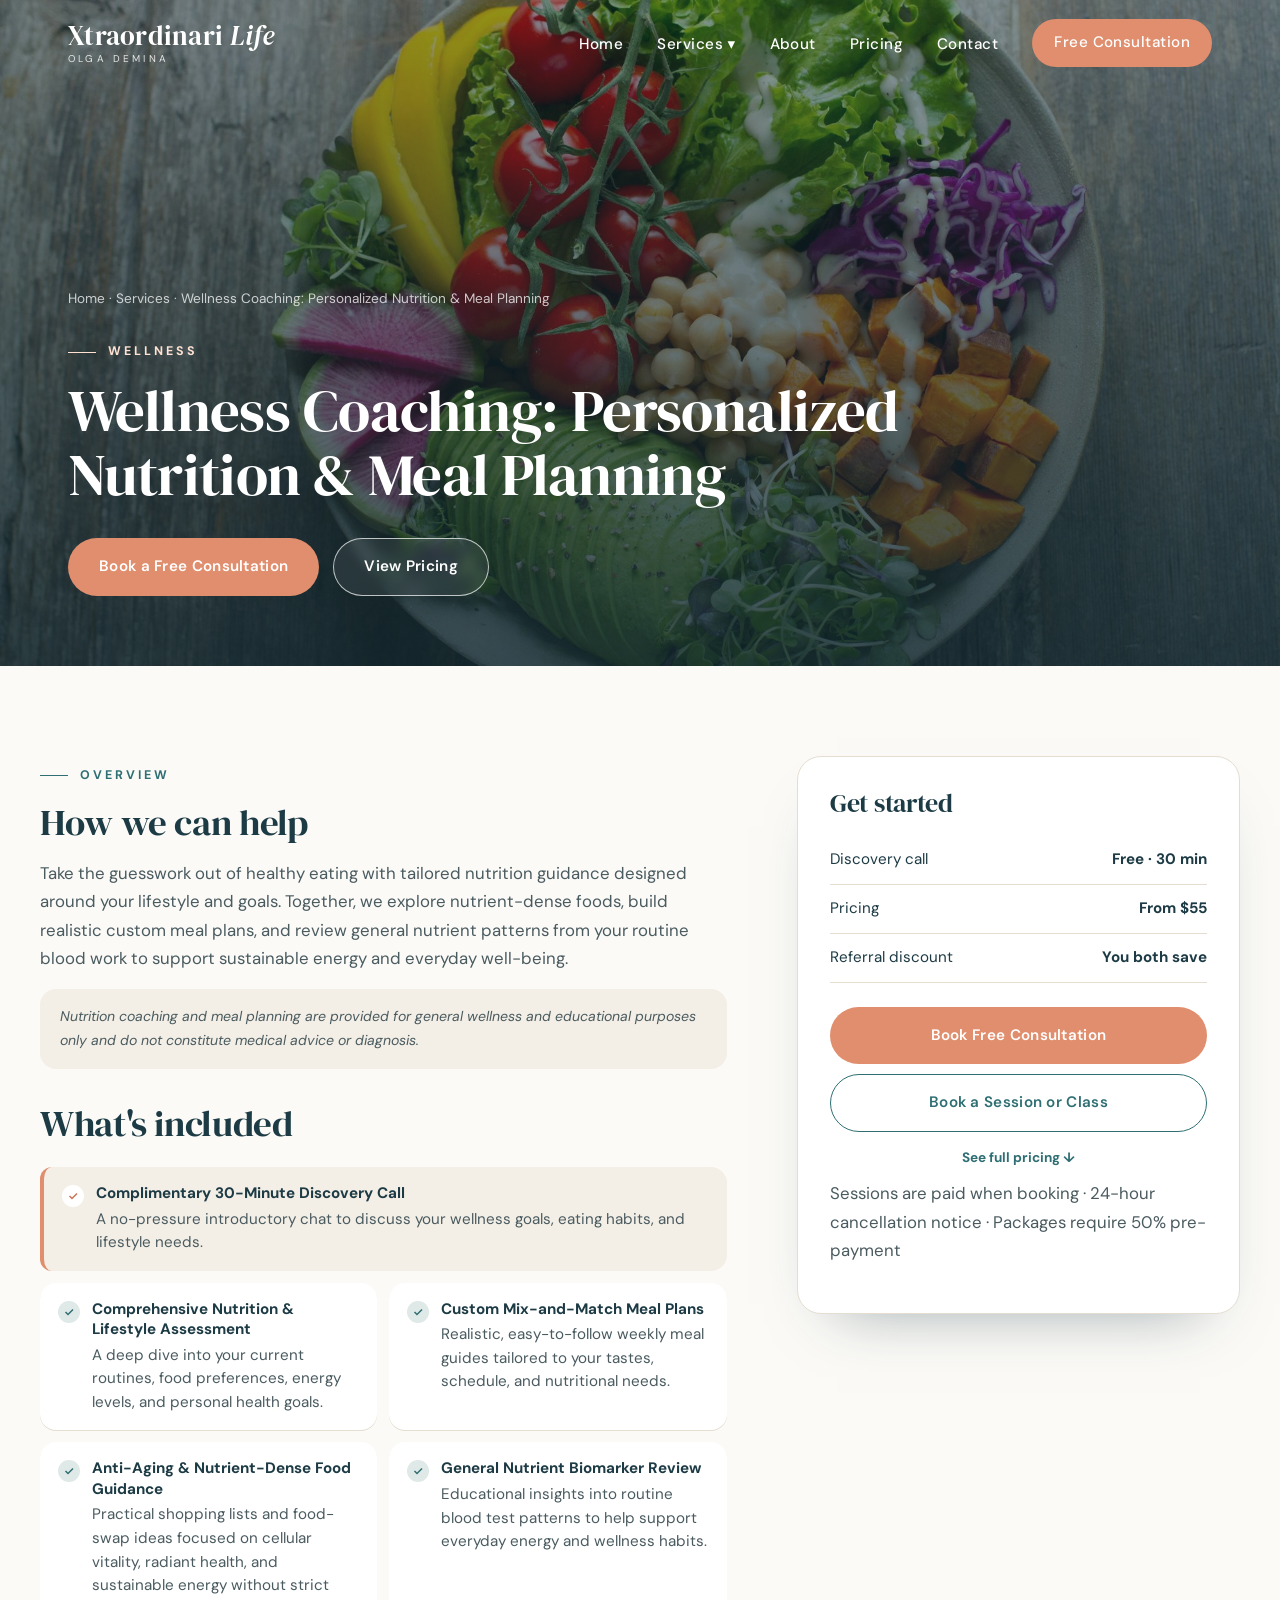
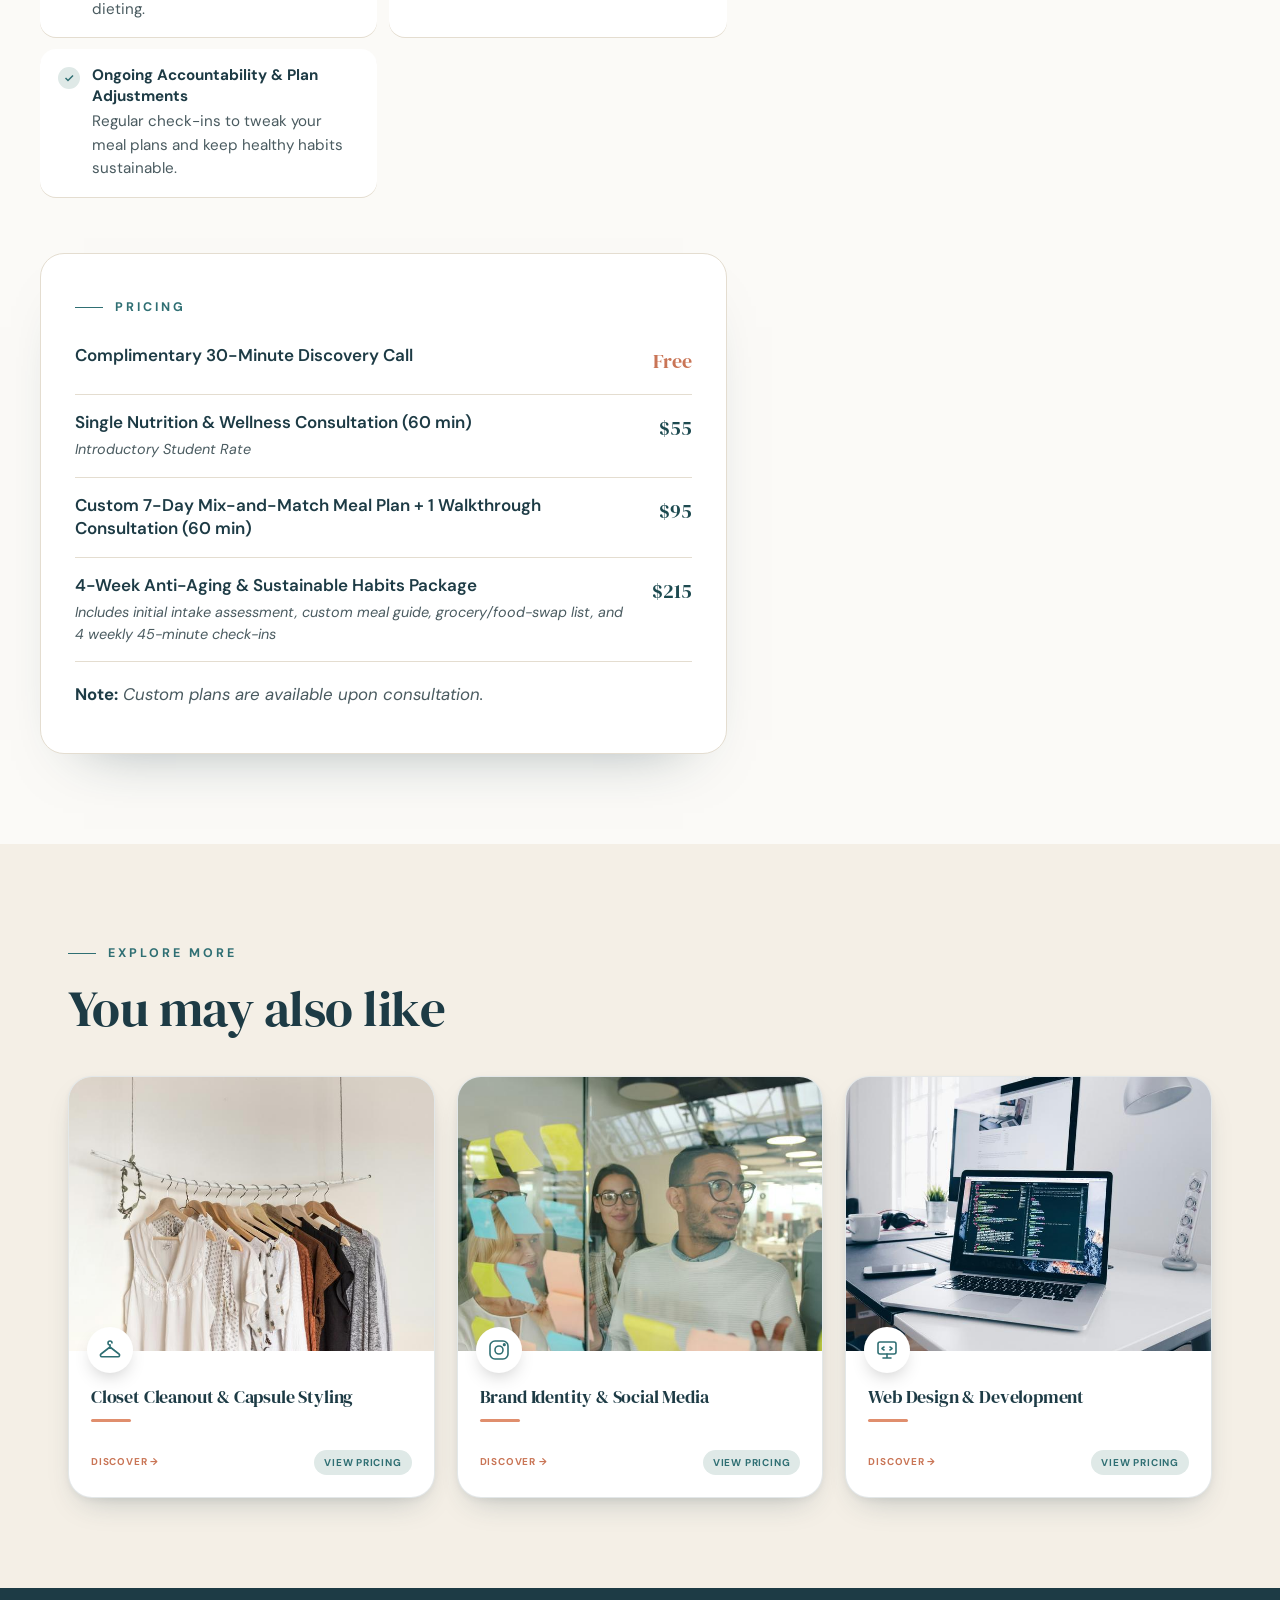
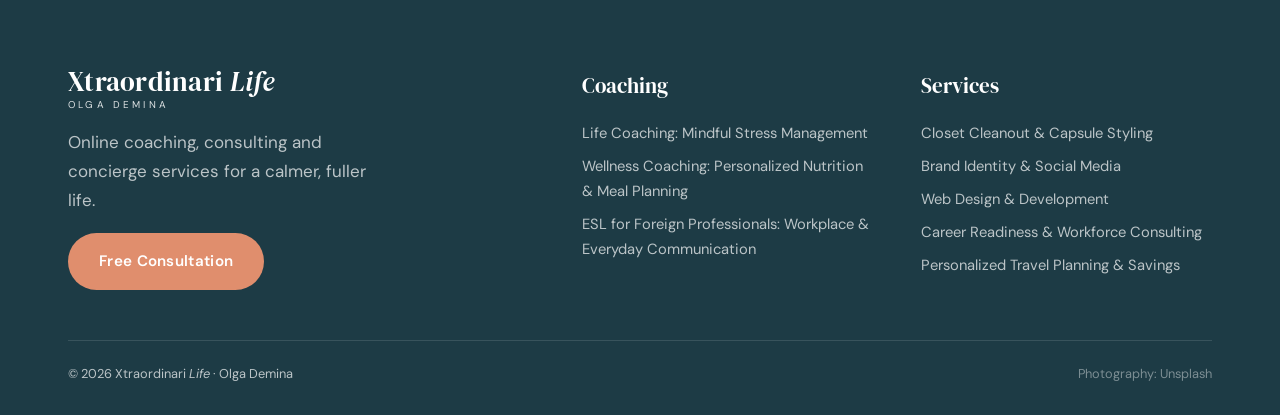
<file: nutrition-wellness-coaching/index.html>
<!DOCTYPE html>
<html lang="en" data-root="../">
<head>
<meta charset="UTF-8">
<meta name="viewport" content="width=device-width, initial-scale=1.0">
<title>Online Nutrition Coaching &amp; Meal Plans | Xtraordinari Life</title>
<meta name="description" content="Personalized online nutrition coaching and custom meal plans, available worldwide, including newcomers settling into life in the US and Canada. Free call.">
<link rel="canonical" href="https://www.xtraordinari.com/nutrition-wellness-coaching/">
<meta name="robots" content="index, follow, max-image-preview:large">
<meta name="author" content="Olga Demina">
<meta property="og:type" content="website">
<meta property="og:site_name" content="Xtraordinari Life">
<meta property="og:locale" content="en_US">
<meta property="og:locale:alternate" content="en_CA">
<meta property="og:title" content="Online Nutrition Coaching &amp; Meal Plans | Xtraordinari Life">
<meta property="og:description" content="Personalized online nutrition coaching and custom meal plans, available worldwide, including newcomers settling into life in the US and Canada. Free call.">
<meta property="og:url" content="https://www.xtraordinari.com/nutrition-wellness-coaching/">
<meta property="og:image" content="https://www.xtraordinari.com/images/services/wellness-coaching.jpg">
<meta property="og:image:width" content="1200">
<meta property="og:image:height" content="630">
<meta name="twitter:card" content="summary_large_image">
<meta name="twitter:title" content="Online Nutrition Coaching &amp; Meal Plans | Xtraordinari Life">
<meta name="twitter:description" content="Personalized online nutrition coaching and custom meal plans, available worldwide, including newcomers settling into life in the US and Canada. Free call.">
<meta name="twitter:image" content="https://www.xtraordinari.com/images/services/wellness-coaching.jpg">
<meta name="theme-color" content="#1d4a50">
<link rel="icon" href="../favicon.ico" sizes="any">
<link rel="icon" href="../favicon.svg" type="image/svg+xml">
<link rel="apple-touch-icon" href="../apple-touch-icon.png">
<link rel="preconnect" href="https://fonts.googleapis.com"><link rel="preconnect" href="https://fonts.gstatic.com" crossorigin>
<link href="https://fonts.googleapis.com/css2?family=DM+Serif+Display:ital@0;1&family=DM+Sans:ital,opsz,wght@0,9..40,400;0,9..40,500;0,9..40,600;0,9..40,700;1,9..40,400&display=swap" rel="stylesheet">
<link rel="stylesheet" href="../assets/site.css">
<script type="application/ld+json">
{
  "@context": "https://schema.org",
  "@type": "Service",
  "name": "Wellness Coaching: Personalized Nutrition & Meal Planning",
  "serviceType": "Wellness",
  "url": "https://www.xtraordinari.com/nutrition-wellness-coaching/",
  "description": "Take the guesswork out of healthy eating with tailored nutrition guidance designed around your lifestyle and goals. Together, we explore nutrient-dense foods, build realistic custom meal plans, and review general nutrient patterns from your routine blood work to support sustainable energy and everyday well-being.",
  "image": "https://www.xtraordinari.com/images/services/wellness-coaching.jpg",
  "provider": {
    "@type": "ProfessionalService",
    "@id": "https://www.xtraordinari.com/#business",
    "name": "Xtraordinari Life",
    "url": "https://www.xtraordinari.com/"
  },
  "areaServed": [
    {
      "@type": "Country",
      "name": "United States"
    },
    {
      "@type": "Country",
      "name": "Canada"
    },
    {
      "@type": "Place",
      "name": "Worldwide (online)"
    }
  ],
  "audience": {
    "@type": "Audience",
    "audienceType": "Internationally trained professionals, expats and newcomers relocating to the United States and Canada"
  },
  "availableChannel": {
    "@type": "ServiceChannel",
    "serviceUrl": "https://www.xtraordinari.com/nutrition-wellness-coaching/",
    "name": "Online video sessions"
  },
  "offers": {
    "@type": "AggregateOffer",
    "priceCurrency": "USD",
    "lowPrice": "55",
    "offerCount": 4
  }
}
</script>
<script type="application/ld+json">
{
  "@context": "https://schema.org",
  "@type": "BreadcrumbList",
  "itemListElement": [
    {
      "@type": "ListItem",
      "position": 1,
      "name": "Home",
      "item": "https://www.xtraordinari.com/"
    },
    {
      "@type": "ListItem",
      "position": 2,
      "name": "Services",
      "item": "https://www.xtraordinari.com/#services"
    },
    {
      "@type": "ListItem",
      "position": 3,
      "name": "Wellness Coaching: Personalized Nutrition & Meal Planning",
      "item": "https://www.xtraordinari.com/nutrition-wellness-coaching/"
    }
  ]
}
</script>
</head>
<body>
<header id="hdr">
  <div class="wrap nav">
    <a href="../" class="logo">Xtraordinari <em>Life</em><small>Olga Demina</small></a>
    <ul class="menu" id="menu">
      <li><a href="../">Home</a></li>
      <li class="dropdown" id="dd"><button type="button" id="ddBtn">Services ▾</button><div class="dropdown-panel" id="ddPanel"><a href="../life-coaching/"><span class="mini-ico"><svg viewBox="0 0 24 24" fill="none" stroke="currentColor" stroke-width="1.6" stroke-linecap="round" stroke-linejoin="round"><path d="M12 20c-4 0-8-2-9-6 3 0 5 1 6.5 2.5M12 20c4 0 8-2 9-6-3 0-5 1-6.5 2.5M12 20c-2.5-2-3.5-4.5-3.5-7.5S10 6 12 4c2 2 3.5 5.5 3.5 8.5S14.5 18 12 20z"/></svg></span>Life Coaching: Mindful Stress Management</a><a href="../nutrition-wellness-coaching/"><span class="mini-ico"><svg viewBox="0 0 24 24" fill="none" stroke="currentColor" stroke-width="1.6" stroke-linecap="round" stroke-linejoin="round"><path d="M12 7c-1.5-1-5-1.5-6.5 1.5S5 16 7 19s3.5 2 5 1.5c1.5.5 3 1.5 5-1.5s2.5-7.5 1.5-10.5S13.5 6 12 7z"/><path d="M12 7c0-2 1-3.5 3-4"/></svg></span>Wellness Coaching: Personalized Nutrition & Meal Planning</a><a href="../closet-cleanout-capsule-styling/"><span class="mini-ico"><svg viewBox="0 0 24 24" fill="none" stroke="currentColor" stroke-width="1.6" stroke-linecap="round" stroke-linejoin="round"><path d="M12 7a2 2 0 112-2"/><path d="M12 7v2L3 16a1.5 1.5 0 001 2.7h16a1.5 1.5 0 001-2.7l-9-7"/></svg></span>Closet Cleanout & Capsule Styling</a><a href="../brand-identity-social-media/"><span class="mini-ico"><svg viewBox="0 0 24 24" fill="none" stroke="currentColor" stroke-width="1.6" stroke-linecap="round" stroke-linejoin="round"><rect x="3" y="3" width="18" height="18" rx="5"/><circle cx="12" cy="12" r="4"/><circle cx="17.3" cy="6.7" r=".8" fill="currentColor"/></svg></span>Brand Identity & Social Media</a><a href="../web-design-development/"><span class="mini-ico"><svg viewBox="0 0 24 24" fill="none" stroke="currentColor" stroke-width="1.6" stroke-linecap="round" stroke-linejoin="round"><rect x="3" y="4" width="18" height="12" rx="2"/><path d="M8 20h8M12 16v4"/><path d="M9 9l-2 1.5L9 12M15 9l2 1.5-2 1.5"/></svg></span>Web Design & Development</a><a href="../career-coaching-resume-writing/"><span class="mini-ico"><svg viewBox="0 0 24 24" fill="none" stroke="currentColor" stroke-width="1.6" stroke-linecap="round" stroke-linejoin="round"><circle cx="12" cy="12" r="9"/><path d="M15.5 8.5l-2 5-5 2 2-5z"/></svg></span>Career Readiness & Workforce Consulting</a><a href="../esl-for-professionals/"><span class="mini-ico"><svg viewBox="0 0 24 24" fill="none" stroke="currentColor" stroke-width="1.6" stroke-linecap="round" stroke-linejoin="round"><circle cx="12" cy="12" r="9"/><path d="M3 12h18M12 3c2.5 2.5 3.5 5.5 3.5 9s-1 6.5-3.5 9c-2.5-2.5-3.5-5.5-3.5-9s1-6.5 3.5-9z"/></svg></span>ESL for Foreign Professionals: Workplace & Everyday Communication</a><a href="../travel-planning/"><span class="mini-ico"><svg viewBox="0 0 24 24" fill="none" stroke="currentColor" stroke-width="1.6" stroke-linecap="round" stroke-linejoin="round"><path d="M21 15l-8-4V5a1.5 1.5 0 00-3 0v6l-8 4v2l8-2v4l-2 1.5V22l3.5-1 3.5 1v-1.5L13 19v-4l8 2z"/></svg></span>Personalized Travel Planning & Savings</a></div></li>
      <li><a href="../#about">About</a></li>
      <li><a href="../#pricing">Pricing</a></li>
      <li><a href="mailto:olga.demina@xtraordinari.com" class="js-contact-mail">Contact</a></li>
      <li><a href="https://cal.com/olga-n-demina/30min" target="_blank" rel="noopener" class="btn btn-coral js-consult-link">Free Consultation</a></li>
    </ul>
    <button class="burger" id="burger" aria-label="Menu"><span></span><span></span><span></span></button>
  </div>
</header>

<main>
<div class="page active" id="page-service">
  <section class="s-hero" style="background-image:url('../images/services/wellness-coaching.jpg')">
    <div class="wrap">
      <div class="crumb"><a href="../">Home</a> · <a href="../#services">Services</a> · Wellness Coaching: Personalized Nutrition & Meal Planning</div>
      <span class="kicker">Wellness</span>
      <h1>Wellness Coaching: Personalized Nutrition & Meal Planning</h1>
      <div class="hero-actions" style="justify-content:flex-start"><a href="https://cal.com/olga-n-demina/30min?service=Wellness%20Coaching%3A%20Personalized%20Nutrition%20%26%20Meal%20Planning" target="_blank" rel="noopener" class="btn btn-coral">Book a Free Consultation</a><a href="../nutrition-wellness-coaching/#pricing" class="btn btn-ghost">View Pricing</a></div>
    </div>
  </section>
  <div class="wrap s-body">
    <div>
      <span class="kicker">Overview</span><h2>How we can help</h2><p>Take the guesswork out of healthy eating with tailored nutrition guidance designed around your lifestyle and goals. Together, we explore nutrient-dense foods, build realistic custom meal plans, and review general nutrient patterns from your routine blood work to support sustainable energy and everyday well-being.</p>
      <div class="note"><em>Nutrition coaching and meal planning are provided for general wellness and educational purposes only and do not constitute medical advice or diagnosis.</em></div>
      <h2 style="margin-top:34px">What's included</h2>
      <div class="offers"><div class="dc"><i><svg viewBox="0 0 24 24" fill="none" stroke="currentColor" stroke-width="3"><path d="M5 12l5 5L20 7"/></svg></i><span><b>Complimentary 30-Minute Discovery Call</b>A no-pressure introductory chat to discuss your wellness goals, eating habits, and lifestyle needs.</span></div><div><i><svg viewBox="0 0 24 24" fill="none" stroke="currentColor" stroke-width="3"><path d="M5 12l5 5L20 7"/></svg></i><span><b>Comprehensive Nutrition & Lifestyle Assessment</b>A deep dive into your current routines, food preferences, energy levels, and personal health goals.</span></div><div><i><svg viewBox="0 0 24 24" fill="none" stroke="currentColor" stroke-width="3"><path d="M5 12l5 5L20 7"/></svg></i><span><b>Custom Mix-and-Match Meal Plans</b>Realistic, easy-to-follow weekly meal guides tailored to your tastes, schedule, and nutritional needs.</span></div><div><i><svg viewBox="0 0 24 24" fill="none" stroke="currentColor" stroke-width="3"><path d="M5 12l5 5L20 7"/></svg></i><span><b>Anti-Aging & Nutrient-Dense Food Guidance</b>Practical shopping lists and food-swap ideas focused on cellular vitality, radiant health, and sustainable energy without strict dieting.</span></div><div><i><svg viewBox="0 0 24 24" fill="none" stroke="currentColor" stroke-width="3"><path d="M5 12l5 5L20 7"/></svg></i><span><b>General Nutrient Biomarker Review</b>Educational insights into routine blood test patterns to help support everyday energy and wellness habits.</span></div><div><i><svg viewBox="0 0 24 24" fill="none" stroke="currentColor" stroke-width="3"><path d="M5 12l5 5L20 7"/></svg></i><span><b>Ongoing Accountability & Plan Adjustments</b>Regular check-ins to tweak your meal plans and keep healthy habits sustainable.</span></div></div>
      <div class="svc-pricing" id="pricing">
        <span class="kicker">Pricing</span>
        <ul class="plist"><li class="pfree"><span class="pn">Complimentary 30-Minute Discovery Call</span><b class="pp">Free</b></li><li class=""><span class="pn">Single Nutrition & Wellness Consultation (60 min)<small>Introductory Student Rate</small></span><b class="pp">$55</b></li><li class=""><span class="pn">Custom 7-Day Mix-and-Match Meal Plan + 1 Walkthrough Consultation (60 min)</span><b class="pp">$95</b></li><li class=""><span class="pn">4-Week Anti-Aging & Sustainable Habits Package<small>Includes initial intake assessment, custom meal guide, grocery/food-swap list, and 4 weekly 45-minute check-ins</small></span><b class="pp">$215</b></li></ul>
        <p class="pnote"><b>Note:</b> Custom plans are available upon consultation.</p>
      </div>
    </div>
    <aside><div class="side">
      <h3>Get started</h3>
      <ul>
        <li><span>Discovery call</span><b>Free · 30 min</b></li>
        <li><span>Pricing</span><b>From $55</b></li>
        <li><span>Referral discount</span><b>You both save</b></li>
      </ul>
      <a href="https://cal.com/olga-n-demina/30min?service=Wellness%20Coaching%3A%20Personalized%20Nutrition%20%26%20Meal%20Planning" target="_blank" rel="noopener" class="btn btn-coral">Book Free Consultation</a>
      <a href="https://cal.com/olga-n-demina/60min" target="_blank" rel="noopener" class="btn btn-line">Book a Session or Class</a>
      <a href="../nutrition-wellness-coaching/#pricing" class="side-link">See full pricing ↓</a>
      <p class="fine">Sessions are paid when booking · 24-hour cancellation notice · Packages require 50% pre-payment</p>
    </div></aside>
  </div>
  <section class="more"><div class="wrap"><span class="kicker">Explore more</span><h2 style="margin-bottom:40px">You may also like</h2><div class="tiles"><article class="card">
    <a class="card-main" href="../closet-cleanout-capsule-styling/">
      <div class="ph"><div class="ph-img"><div role="img" aria-label="Closet Cleanout & Capsule Styling" style="background-image:url('../images/services/image-branding-sm.jpg')"></div></div><span class="ico"><svg viewBox="0 0 24 24" fill="none" stroke="currentColor" stroke-width="1.6" stroke-linecap="round" stroke-linejoin="round"><path d="M12 7a2 2 0 112-2"/><path d="M12 7v2L3 16a1.5 1.5 0 001 2.7h16a1.5 1.5 0 001-2.7l-9-7"/></svg></span></div>
      <div class="body"><h3>Closet Cleanout & Capsule Styling</h3></div></a>
    <div class="card-foot"><a class="go" href="../closet-cleanout-capsule-styling/">Discover →</a><button type="button" class="price-toggle" aria-expanded="false">View pricing</button></div>
    <div class="tile-price" hidden>
      <div class="tp-head"><span>Pricing</span><button type="button" class="tp-close" aria-label="Close pricing">×</button></div>
      <ul class="plist compact"><li class="pfree"><span class="pn">Complimentary 30-Minute Discovery Call</span><b class="pp">Free</b></li><li class=""><span class="pn">Virtual Closet Edit & Online Styling</span><b class="pp">Starting at $120</b></li><li class=""><span class="pn">In-Person Closet Cleanout <em>(Houston Area)</em></span><b class="pp">Starting at $200</b></li><li class=""><span class="pn">In-Person Personal Shopping <em>(Houston Area)</em></span><b class="pp">Starting at $100</b></li><li class=""><span class="pn">Complete Capsule Wardrobe & Digital Lookbook</span><b class="pp">Starting at $250</b></li></ul>
      <a class="tp-more" href="../closet-cleanout-capsule-styling/#pricing">Full pricing details →</a>
    </div>
  </article><article class="card">
    <a class="card-main" href="../brand-identity-social-media/">
      <div class="ph"><div class="ph-img"><div role="img" aria-label="Brand Identity & Social Media" style="background-image:url('../images/services/social-media-sm.jpg')"></div></div><span class="ico"><svg viewBox="0 0 24 24" fill="none" stroke="currentColor" stroke-width="1.6" stroke-linecap="round" stroke-linejoin="round"><rect x="3" y="3" width="18" height="18" rx="5"/><circle cx="12" cy="12" r="4"/><circle cx="17.3" cy="6.7" r=".8" fill="currentColor"/></svg></span></div>
      <div class="body"><h3>Brand Identity & Social Media</h3></div></a>
    <div class="card-foot"><a class="go" href="../brand-identity-social-media/">Discover →</a><button type="button" class="price-toggle" aria-expanded="false">View pricing</button></div>
    <div class="tile-price" hidden>
      <div class="tp-head"><span>Pricing</span><button type="button" class="tp-close" aria-label="Close pricing">×</button></div>
      <ul class="plist compact"><li class="pfree"><span class="pn">Complimentary 30-Minute Discovery Call</span><b class="pp">Free</b></li><li class=""><span class="pn">Brand Identity</span><b class="pp">Starting at $1,200</b></li><li class=""><span class="pn">Visual Strategy</span><b class="pp">Starting at $2,500</b></li><li class=""><span class="pn">Complete System</span><b class="pp">Starting at $4,000</b></li></ul>
      <a class="tp-more" href="../brand-identity-social-media/#pricing">Full pricing details →</a>
    </div>
  </article><article class="card">
    <a class="card-main" href="../web-design-development/">
      <div class="ph"><div class="ph-img"><div role="img" aria-label="Web Design & Development" style="background-image:url('../images/services/web-design-sm.jpg')"></div></div><span class="ico"><svg viewBox="0 0 24 24" fill="none" stroke="currentColor" stroke-width="1.6" stroke-linecap="round" stroke-linejoin="round"><rect x="3" y="4" width="18" height="12" rx="2"/><path d="M8 20h8M12 16v4"/><path d="M9 9l-2 1.5L9 12M15 9l2 1.5-2 1.5"/></svg></span></div>
      <div class="body"><h3>Web Design & Development</h3></div></a>
    <div class="card-foot"><a class="go" href="../web-design-development/">Discover →</a><button type="button" class="price-toggle" aria-expanded="false">View pricing</button></div>
    <div class="tile-price" hidden>
      <div class="tp-head"><span>Pricing</span><button type="button" class="tp-close" aria-label="Close pricing">×</button></div>
      <ul class="plist compact"><li class="pfree"><span class="pn">Complimentary 30-Minute Discovery Call</span><b class="pp">Free</b></li><li class=""><span class="pn">Landing Page / One-Page Website</span><b class="pp">Starting at $350</b></li><li class=""><span class="pn">Small-Business Website Design (Up to 5 Pages)</span><b class="pp">Starting at $650</b></li><li class=""><span class="pn">Website Refresh & Technical Tune-Up</span><b class="pp">Starting at $200</b></li></ul>
      <a class="tp-more" href="../web-design-development/#pricing">Full pricing details →</a>
    </div>
  </article></div></div></section></div>
</main>

<footer id="contact">
  <div class="wrap">
    <div class="f-grid">
      <div><div class="logo">Xtraordinari <em>Life</em><small>Olga Demina</small></div><p style="margin:18px 0;max-width:300px">Online coaching, consulting and concierge services for a calmer, fuller life.</p><a href="https://cal.com/olga-n-demina/30min" target="_blank" rel="noopener" class="btn btn-coral js-consult-link">Free Consultation</a></div>
      <div><h4>Coaching</h4><ul id="footCol1"><li><a href="../life-coaching/">Life Coaching: Mindful Stress Management</a></li><li><a href="../nutrition-wellness-coaching/">Wellness Coaching: Personalized Nutrition & Meal Planning</a></li><li><a href="../esl-for-professionals/">ESL for Foreign Professionals: Workplace & Everyday Communication</a></li></ul></div>
      <div><h4>Services</h4><ul id="footCol2"><li><a href="../closet-cleanout-capsule-styling/">Closet Cleanout & Capsule Styling</a></li><li><a href="../brand-identity-social-media/">Brand Identity & Social Media</a></li><li><a href="../web-design-development/">Web Design & Development</a></li><li><a href="../career-coaching-resume-writing/">Career Readiness & Workforce Consulting</a></li><li><a href="../travel-planning/">Personalized Travel Planning & Savings</a></li></ul></div>
    </div>
    <div class="f-bot"><span>© <span class="yr">2026</span> Xtraordinari <em>Life</em> · Olga Demina</span><span class="credit">Photography: Unsplash</span></div>
  </div>
</footer>
<script src="../assets/site.js"></script>
</body>
</html>
</file>
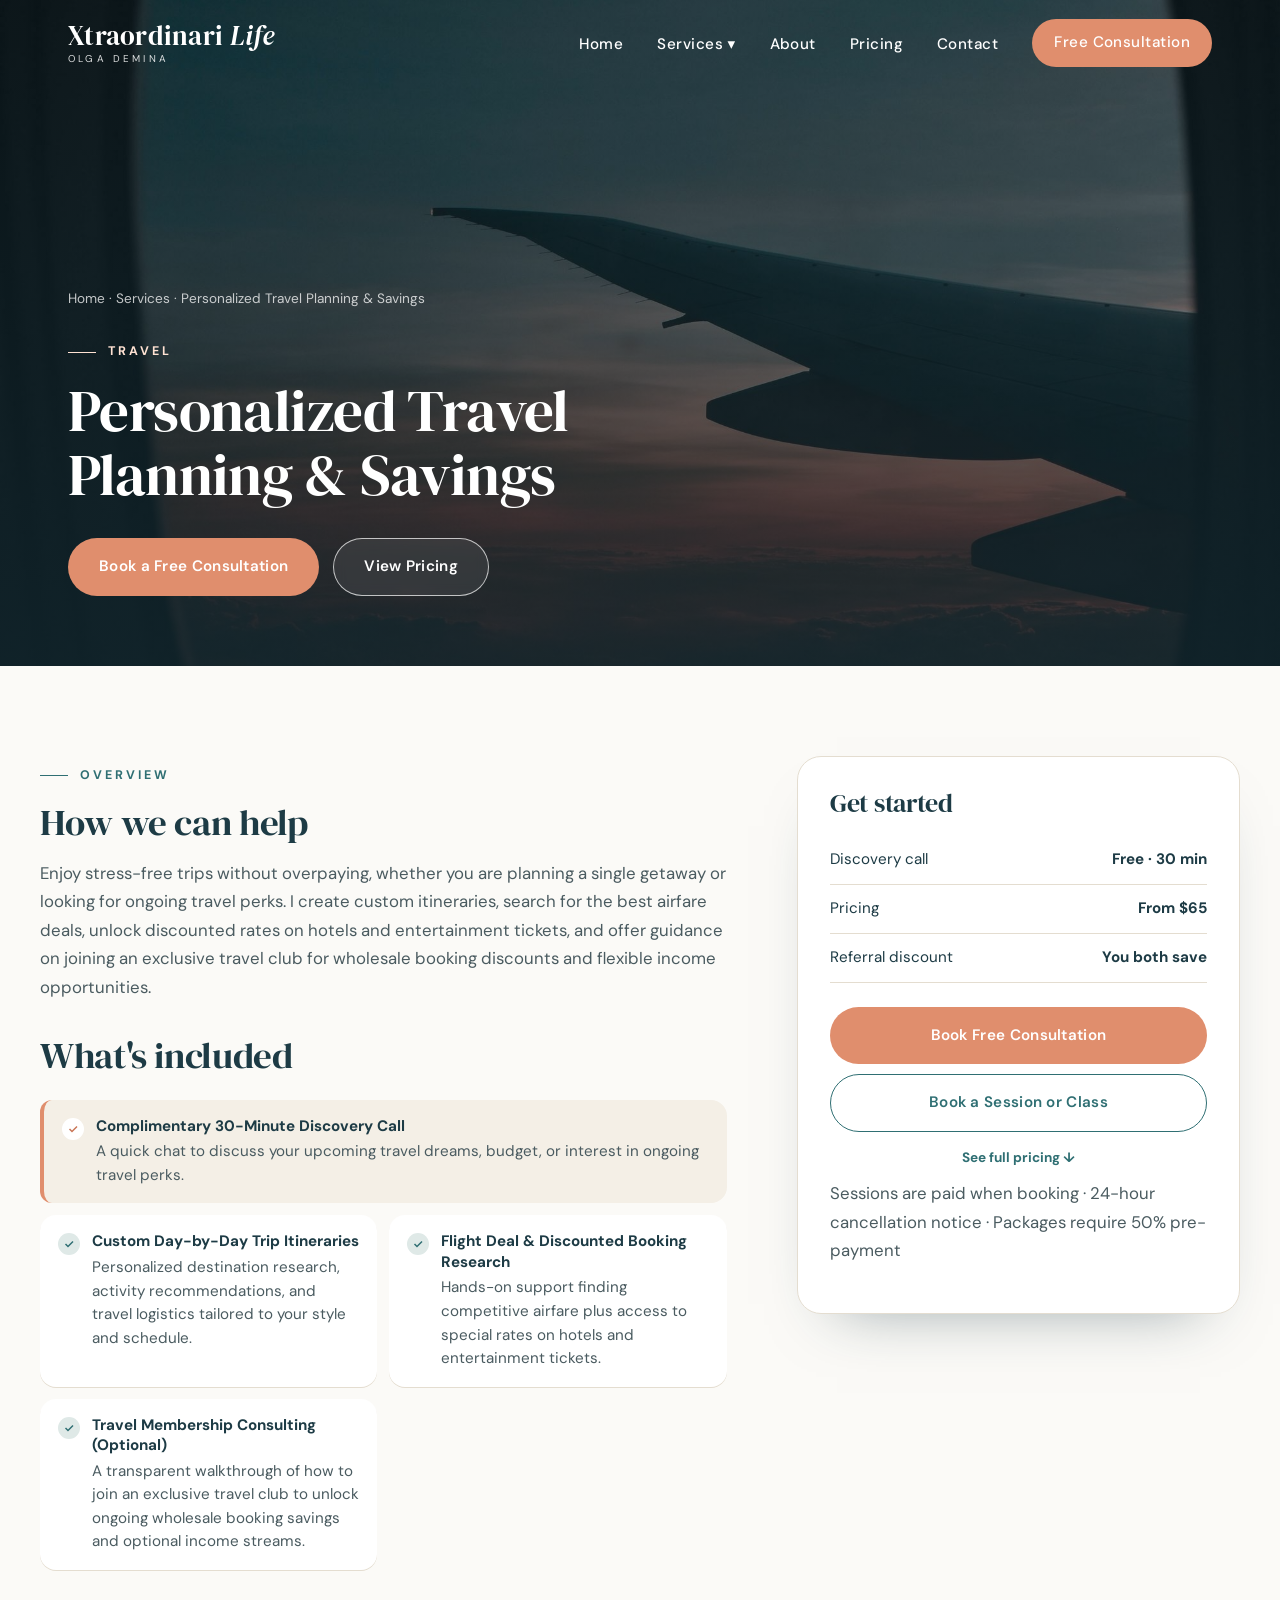
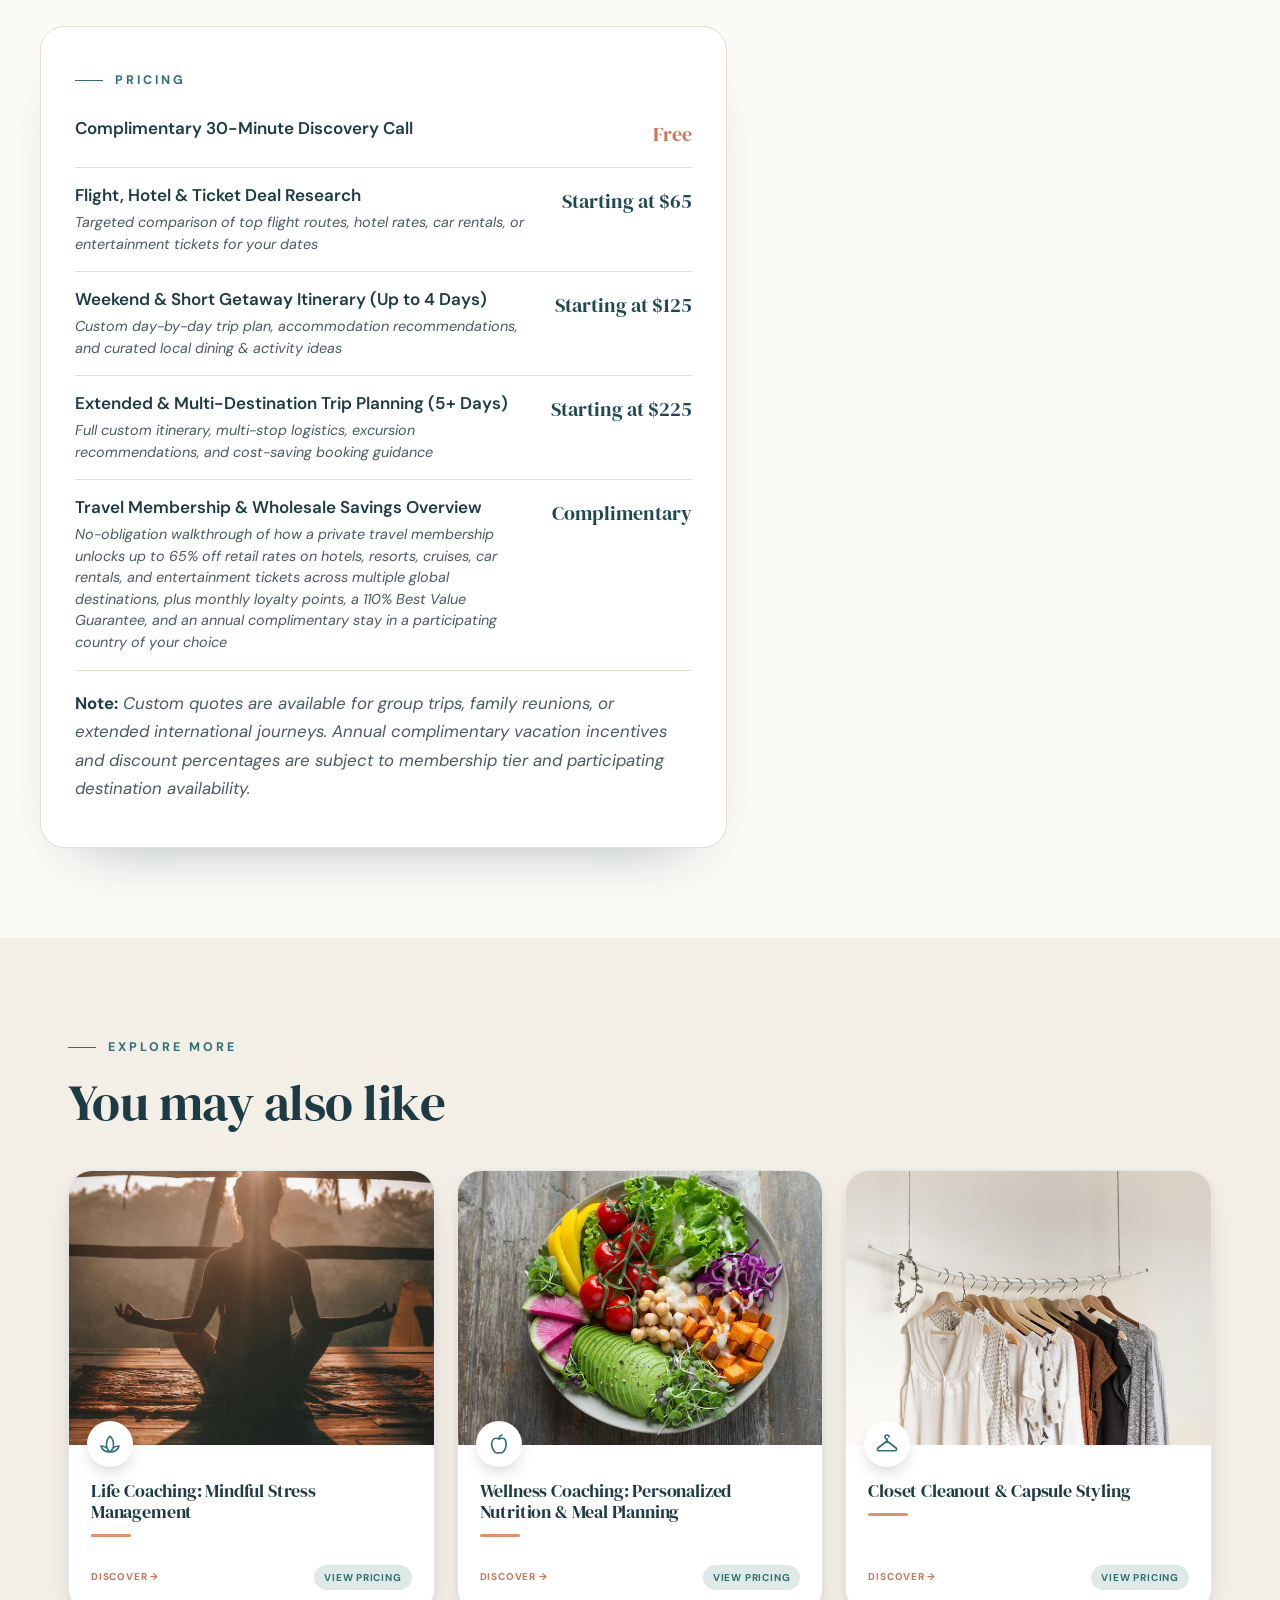
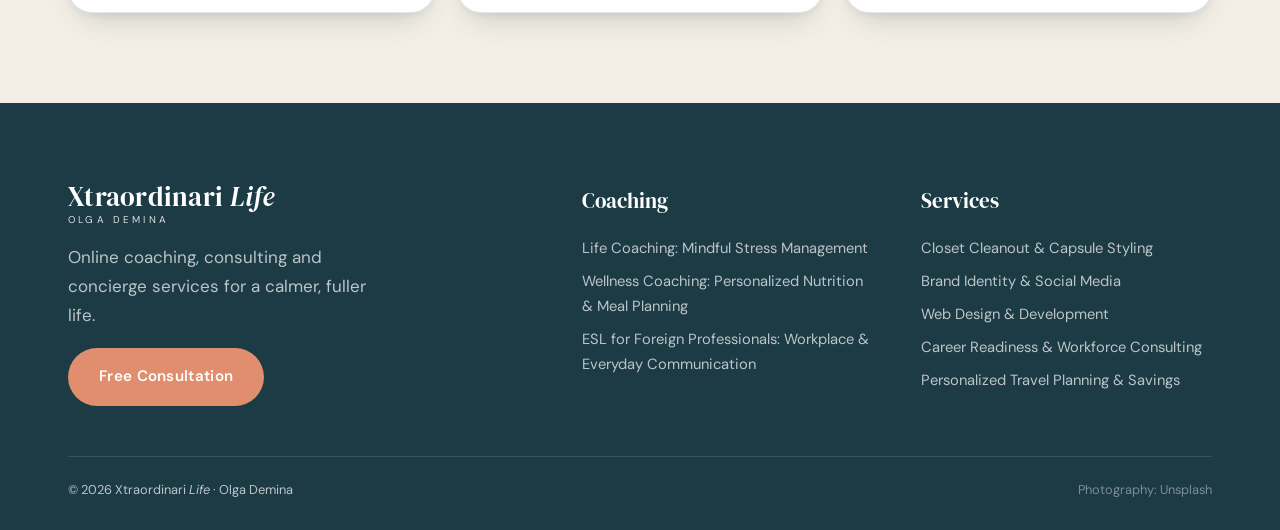
<file: travel-planning/index.html>
<!DOCTYPE html>
<html lang="en" data-root="../">
<head>
<meta charset="UTF-8">
<meta name="viewport" content="width=device-width, initial-scale=1.0">
<title>Personalized Travel Planning &amp; Deals | Xtraordinari Life</title>
<meta name="description" content="Personalized travel planning for clients worldwide: custom itineraries, flight and hotel deal research, and travel membership savings. Free 30-min call.">
<link rel="canonical" href="https://www.xtraordinari.com/travel-planning/">
<meta name="robots" content="index, follow, max-image-preview:large">
<meta name="author" content="Olga Demina">
<meta property="og:type" content="website">
<meta property="og:site_name" content="Xtraordinari Life">
<meta property="og:locale" content="en_US">
<meta property="og:locale:alternate" content="en_CA">
<meta property="og:title" content="Personalized Travel Planning &amp; Deals | Xtraordinari Life">
<meta property="og:description" content="Personalized travel planning for clients worldwide: custom itineraries, flight and hotel deal research, and travel membership savings. Free 30-min call.">
<meta property="og:url" content="https://www.xtraordinari.com/travel-planning/">
<meta property="og:image" content="https://www.xtraordinari.com/images/services/travel.jpg">
<meta property="og:image:width" content="1200">
<meta property="og:image:height" content="630">
<meta name="twitter:card" content="summary_large_image">
<meta name="twitter:title" content="Personalized Travel Planning &amp; Deals | Xtraordinari Life">
<meta name="twitter:description" content="Personalized travel planning for clients worldwide: custom itineraries, flight and hotel deal research, and travel membership savings. Free 30-min call.">
<meta name="twitter:image" content="https://www.xtraordinari.com/images/services/travel.jpg">
<meta name="theme-color" content="#1d4a50">
<link rel="icon" href="../favicon.ico" sizes="any">
<link rel="icon" href="../favicon.svg" type="image/svg+xml">
<link rel="apple-touch-icon" href="../apple-touch-icon.png">
<link rel="preconnect" href="https://fonts.googleapis.com"><link rel="preconnect" href="https://fonts.gstatic.com" crossorigin>
<link href="https://fonts.googleapis.com/css2?family=DM+Serif+Display:ital@0;1&family=DM+Sans:ital,opsz,wght@0,9..40,400;0,9..40,500;0,9..40,600;0,9..40,700;1,9..40,400&display=swap" rel="stylesheet">
<link rel="stylesheet" href="../assets/site.css">
<script type="application/ld+json">
{
  "@context": "https://schema.org",
  "@type": "Service",
  "name": "Personalized Travel Planning & Savings",
  "serviceType": "Travel",
  "url": "https://www.xtraordinari.com/travel-planning/",
  "description": "Enjoy stress-free trips without overpaying, whether you are planning a single getaway or looking for ongoing travel perks. I create custom itineraries, search for the best airfare deals, unlock discounted rates on hotels and entertainment tickets, and offer guidance on joining an exclusive travel club for wholesale booking discounts and flexible income opportunities.",
  "image": "https://www.xtraordinari.com/images/services/travel.jpg",
  "provider": {
    "@type": "ProfessionalService",
    "@id": "https://www.xtraordinari.com/#business",
    "name": "Xtraordinari Life",
    "url": "https://www.xtraordinari.com/"
  },
  "areaServed": [
    {
      "@type": "Country",
      "name": "United States"
    },
    {
      "@type": "Country",
      "name": "Canada"
    },
    {
      "@type": "Place",
      "name": "Worldwide (online)"
    }
  ],
  "availableChannel": {
    "@type": "ServiceChannel",
    "serviceUrl": "https://www.xtraordinari.com/travel-planning/",
    "name": "Online video sessions"
  },
  "offers": {
    "@type": "AggregateOffer",
    "priceCurrency": "USD",
    "lowPrice": "65",
    "offerCount": 5
  }
}
</script>
<script type="application/ld+json">
{
  "@context": "https://schema.org",
  "@type": "BreadcrumbList",
  "itemListElement": [
    {
      "@type": "ListItem",
      "position": 1,
      "name": "Home",
      "item": "https://www.xtraordinari.com/"
    },
    {
      "@type": "ListItem",
      "position": 2,
      "name": "Services",
      "item": "https://www.xtraordinari.com/#services"
    },
    {
      "@type": "ListItem",
      "position": 3,
      "name": "Personalized Travel Planning & Savings",
      "item": "https://www.xtraordinari.com/travel-planning/"
    }
  ]
}
</script>
</head>
<body>
<header id="hdr">
  <div class="wrap nav">
    <a href="../" class="logo">Xtraordinari <em>Life</em><small>Olga Demina</small></a>
    <ul class="menu" id="menu">
      <li><a href="../">Home</a></li>
      <li class="dropdown" id="dd"><button type="button" id="ddBtn">Services ▾</button><div class="dropdown-panel" id="ddPanel"><a href="../life-coaching/"><span class="mini-ico"><svg viewBox="0 0 24 24" fill="none" stroke="currentColor" stroke-width="1.6" stroke-linecap="round" stroke-linejoin="round"><path d="M12 20c-4 0-8-2-9-6 3 0 5 1 6.5 2.5M12 20c4 0 8-2 9-6-3 0-5 1-6.5 2.5M12 20c-2.5-2-3.5-4.5-3.5-7.5S10 6 12 4c2 2 3.5 5.5 3.5 8.5S14.5 18 12 20z"/></svg></span>Life Coaching: Mindful Stress Management</a><a href="../nutrition-wellness-coaching/"><span class="mini-ico"><svg viewBox="0 0 24 24" fill="none" stroke="currentColor" stroke-width="1.6" stroke-linecap="round" stroke-linejoin="round"><path d="M12 7c-1.5-1-5-1.5-6.5 1.5S5 16 7 19s3.5 2 5 1.5c1.5.5 3 1.5 5-1.5s2.5-7.5 1.5-10.5S13.5 6 12 7z"/><path d="M12 7c0-2 1-3.5 3-4"/></svg></span>Wellness Coaching: Personalized Nutrition & Meal Planning</a><a href="../closet-cleanout-capsule-styling/"><span class="mini-ico"><svg viewBox="0 0 24 24" fill="none" stroke="currentColor" stroke-width="1.6" stroke-linecap="round" stroke-linejoin="round"><path d="M12 7a2 2 0 112-2"/><path d="M12 7v2L3 16a1.5 1.5 0 001 2.7h16a1.5 1.5 0 001-2.7l-9-7"/></svg></span>Closet Cleanout & Capsule Styling</a><a href="../brand-identity-social-media/"><span class="mini-ico"><svg viewBox="0 0 24 24" fill="none" stroke="currentColor" stroke-width="1.6" stroke-linecap="round" stroke-linejoin="round"><rect x="3" y="3" width="18" height="18" rx="5"/><circle cx="12" cy="12" r="4"/><circle cx="17.3" cy="6.7" r=".8" fill="currentColor"/></svg></span>Brand Identity & Social Media</a><a href="../web-design-development/"><span class="mini-ico"><svg viewBox="0 0 24 24" fill="none" stroke="currentColor" stroke-width="1.6" stroke-linecap="round" stroke-linejoin="round"><rect x="3" y="4" width="18" height="12" rx="2"/><path d="M8 20h8M12 16v4"/><path d="M9 9l-2 1.5L9 12M15 9l2 1.5-2 1.5"/></svg></span>Web Design & Development</a><a href="../career-coaching-resume-writing/"><span class="mini-ico"><svg viewBox="0 0 24 24" fill="none" stroke="currentColor" stroke-width="1.6" stroke-linecap="round" stroke-linejoin="round"><circle cx="12" cy="12" r="9"/><path d="M15.5 8.5l-2 5-5 2 2-5z"/></svg></span>Career Readiness & Workforce Consulting</a><a href="../esl-for-professionals/"><span class="mini-ico"><svg viewBox="0 0 24 24" fill="none" stroke="currentColor" stroke-width="1.6" stroke-linecap="round" stroke-linejoin="round"><circle cx="12" cy="12" r="9"/><path d="M3 12h18M12 3c2.5 2.5 3.5 5.5 3.5 9s-1 6.5-3.5 9c-2.5-2.5-3.5-5.5-3.5-9s1-6.5 3.5-9z"/></svg></span>ESL for Foreign Professionals: Workplace & Everyday Communication</a><a href="../travel-planning/"><span class="mini-ico"><svg viewBox="0 0 24 24" fill="none" stroke="currentColor" stroke-width="1.6" stroke-linecap="round" stroke-linejoin="round"><path d="M21 15l-8-4V5a1.5 1.5 0 00-3 0v6l-8 4v2l8-2v4l-2 1.5V22l3.5-1 3.5 1v-1.5L13 19v-4l8 2z"/></svg></span>Personalized Travel Planning & Savings</a></div></li>
      <li><a href="../#about">About</a></li>
      <li><a href="../#pricing">Pricing</a></li>
      <li><a href="mailto:olga.demina@xtraordinari.com" class="js-contact-mail">Contact</a></li>
      <li><a href="https://cal.com/olga-n-demina/30min" target="_blank" rel="noopener" class="btn btn-coral js-consult-link">Free Consultation</a></li>
    </ul>
    <button class="burger" id="burger" aria-label="Menu"><span></span><span></span><span></span></button>
  </div>
</header>

<main>
<div class="page active" id="page-service">
  <section class="s-hero" style="background-image:url('../images/services/travel.jpg')">
    <div class="wrap">
      <div class="crumb"><a href="../">Home</a> · <a href="../#services">Services</a> · Personalized Travel Planning & Savings</div>
      <span class="kicker">Travel</span>
      <h1>Personalized Travel Planning & Savings</h1>
      <div class="hero-actions" style="justify-content:flex-start"><a href="https://cal.com/olga-n-demina/30min?service=Personalized%20Travel%20Planning%20%26%20Savings" target="_blank" rel="noopener" class="btn btn-coral">Book a Free Consultation</a><a href="../travel-planning/#pricing" class="btn btn-ghost">View Pricing</a></div>
    </div>
  </section>
  <div class="wrap s-body">
    <div>
      <span class="kicker">Overview</span><h2>How we can help</h2><p>Enjoy stress-free trips without overpaying, whether you are planning a single getaway or looking for ongoing travel perks. I create custom itineraries, search for the best airfare deals, unlock discounted rates on hotels and entertainment tickets, and offer guidance on joining an exclusive travel club for wholesale booking discounts and flexible income opportunities.</p>
      
      <h2 style="margin-top:34px">What's included</h2>
      <div class="offers"><div class="dc"><i><svg viewBox="0 0 24 24" fill="none" stroke="currentColor" stroke-width="3"><path d="M5 12l5 5L20 7"/></svg></i><span><b>Complimentary 30-Minute Discovery Call</b>A quick chat to discuss your upcoming travel dreams, budget, or interest in ongoing travel perks.</span></div><div><i><svg viewBox="0 0 24 24" fill="none" stroke="currentColor" stroke-width="3"><path d="M5 12l5 5L20 7"/></svg></i><span><b>Custom Day-by-Day Trip Itineraries</b>Personalized destination research, activity recommendations, and travel logistics tailored to your style and schedule.</span></div><div><i><svg viewBox="0 0 24 24" fill="none" stroke="currentColor" stroke-width="3"><path d="M5 12l5 5L20 7"/></svg></i><span><b>Flight Deal & Discounted Booking Research</b>Hands-on support finding competitive airfare plus access to special rates on hotels and entertainment tickets.</span></div><div><i><svg viewBox="0 0 24 24" fill="none" stroke="currentColor" stroke-width="3"><path d="M5 12l5 5L20 7"/></svg></i><span><b>Travel Membership Consulting (Optional)</b>A transparent walkthrough of how to join an exclusive travel club to unlock ongoing wholesale booking savings and optional income streams.</span></div></div>
      <div class="svc-pricing" id="pricing">
        <span class="kicker">Pricing</span>
        <ul class="plist"><li class="pfree"><span class="pn">Complimentary 30-Minute Discovery Call</span><b class="pp">Free</b></li><li class=""><span class="pn">Flight, Hotel & Ticket Deal Research<small>Targeted comparison of top flight routes, hotel rates, car rentals, or entertainment tickets for your dates</small></span><b class="pp">Starting at $65</b></li><li class=""><span class="pn">Weekend & Short Getaway Itinerary (Up to 4 Days)<small>Custom day-by-day trip plan, accommodation recommendations, and curated local dining & activity ideas</small></span><b class="pp">Starting at $125</b></li><li class=""><span class="pn">Extended & Multi-Destination Trip Planning (5+ Days)<small>Full custom itinerary, multi-stop logistics, excursion recommendations, and cost-saving booking guidance</small></span><b class="pp">Starting at $225</b></li><li class=""><span class="pn">Travel Membership & Wholesale Savings Overview<small>No-obligation walkthrough of how a private travel membership unlocks up to 65% off retail rates on hotels, resorts, cruises, car rentals, and entertainment tickets across multiple global destinations, plus monthly loyalty points, a 110% Best Value Guarantee, and an annual complimentary stay in a participating country of your choice</small></span><b class="pp">Complimentary</b></li></ul>
        <p class="pnote"><b>Note:</b> Custom quotes are available for group trips, family reunions, or extended international journeys. Annual complimentary vacation incentives and discount percentages are subject to membership tier and participating destination availability.</p>
      </div>
    </div>
    <aside><div class="side">
      <h3>Get started</h3>
      <ul>
        <li><span>Discovery call</span><b>Free · 30 min</b></li>
        <li><span>Pricing</span><b>From $65</b></li>
        <li><span>Referral discount</span><b>You both save</b></li>
      </ul>
      <a href="https://cal.com/olga-n-demina/30min?service=Personalized%20Travel%20Planning%20%26%20Savings" target="_blank" rel="noopener" class="btn btn-coral">Book Free Consultation</a>
      <a href="https://cal.com/olga-n-demina/60min" target="_blank" rel="noopener" class="btn btn-line">Book a Session or Class</a>
      <a href="../travel-planning/#pricing" class="side-link">See full pricing ↓</a>
      <p class="fine">Sessions are paid when booking · 24-hour cancellation notice · Packages require 50% pre-payment</p>
    </div></aside>
  </div>
  <section class="more"><div class="wrap"><span class="kicker">Explore more</span><h2 style="margin-bottom:40px">You may also like</h2><div class="tiles"><article class="card">
    <a class="card-main" href="../life-coaching/">
      <div class="ph"><div class="ph-img"><div role="img" aria-label="Life Coaching: Mindful Stress Management" style="background-image:url('../images/services/life-coaching-sm.jpg')"></div></div><span class="ico"><svg viewBox="0 0 24 24" fill="none" stroke="currentColor" stroke-width="1.6" stroke-linecap="round" stroke-linejoin="round"><path d="M12 20c-4 0-8-2-9-6 3 0 5 1 6.5 2.5M12 20c4 0 8-2 9-6-3 0-5 1-6.5 2.5M12 20c-2.5-2-3.5-4.5-3.5-7.5S10 6 12 4c2 2 3.5 5.5 3.5 8.5S14.5 18 12 20z"/></svg></span></div>
      <div class="body"><h3>Life Coaching: Mindful Stress Management</h3></div></a>
    <div class="card-foot"><a class="go" href="../life-coaching/">Discover →</a><button type="button" class="price-toggle" aria-expanded="false">View pricing</button></div>
    <div class="tile-price" hidden>
      <div class="tp-head"><span>Pricing</span><button type="button" class="tp-close" aria-label="Close pricing">×</button></div>
      <ul class="plist compact"><li class="pfree"><span class="pn">Complimentary 30-Minute Discovery Call</span><b class="pp">Free</b></li><li class=""><span class="pn">Single 50-Minute Coaching Session</span><b class="pp">$80</b></li><li class=""><span class="pn">Single 75-Minute Coaching Session</span><b class="pp">$100</b></li><li class=""><span class="pn">4-Session Clarity & Resilience Package</span><b class="pp">Starting at $290</b></li><li class=""><span class="pn">8-Session Deep Transformation Package</span><b class="pp">Starting at $540</b></li></ul>
      <a class="tp-more" href="../life-coaching/#pricing">Full pricing details →</a>
    </div>
  </article><article class="card">
    <a class="card-main" href="../nutrition-wellness-coaching/">
      <div class="ph"><div class="ph-img"><div role="img" aria-label="Wellness Coaching: Personalized Nutrition & Meal Planning" style="background-image:url('../images/services/wellness-coaching-sm.jpg')"></div></div><span class="ico"><svg viewBox="0 0 24 24" fill="none" stroke="currentColor" stroke-width="1.6" stroke-linecap="round" stroke-linejoin="round"><path d="M12 7c-1.5-1-5-1.5-6.5 1.5S5 16 7 19s3.5 2 5 1.5c1.5.5 3 1.5 5-1.5s2.5-7.5 1.5-10.5S13.5 6 12 7z"/><path d="M12 7c0-2 1-3.5 3-4"/></svg></span></div>
      <div class="body"><h3>Wellness Coaching: Personalized Nutrition & Meal Planning</h3></div></a>
    <div class="card-foot"><a class="go" href="../nutrition-wellness-coaching/">Discover →</a><button type="button" class="price-toggle" aria-expanded="false">View pricing</button></div>
    <div class="tile-price" hidden>
      <div class="tp-head"><span>Pricing</span><button type="button" class="tp-close" aria-label="Close pricing">×</button></div>
      <ul class="plist compact"><li class="pfree"><span class="pn">Complimentary 30-Minute Discovery Call</span><b class="pp">Free</b></li><li class=""><span class="pn">Single Nutrition & Wellness Consultation (60 min)</span><b class="pp">$55</b></li><li class=""><span class="pn">Custom 7-Day Mix-and-Match Meal Plan + 1 Walkthrough Consultation (60 min)</span><b class="pp">$95</b></li><li class=""><span class="pn">4-Week Anti-Aging & Sustainable Habits Package</span><b class="pp">$215</b></li></ul>
      <a class="tp-more" href="../nutrition-wellness-coaching/#pricing">Full pricing details →</a>
    </div>
  </article><article class="card">
    <a class="card-main" href="../closet-cleanout-capsule-styling/">
      <div class="ph"><div class="ph-img"><div role="img" aria-label="Closet Cleanout & Capsule Styling" style="background-image:url('../images/services/image-branding-sm.jpg')"></div></div><span class="ico"><svg viewBox="0 0 24 24" fill="none" stroke="currentColor" stroke-width="1.6" stroke-linecap="round" stroke-linejoin="round"><path d="M12 7a2 2 0 112-2"/><path d="M12 7v2L3 16a1.5 1.5 0 001 2.7h16a1.5 1.5 0 001-2.7l-9-7"/></svg></span></div>
      <div class="body"><h3>Closet Cleanout & Capsule Styling</h3></div></a>
    <div class="card-foot"><a class="go" href="../closet-cleanout-capsule-styling/">Discover →</a><button type="button" class="price-toggle" aria-expanded="false">View pricing</button></div>
    <div class="tile-price" hidden>
      <div class="tp-head"><span>Pricing</span><button type="button" class="tp-close" aria-label="Close pricing">×</button></div>
      <ul class="plist compact"><li class="pfree"><span class="pn">Complimentary 30-Minute Discovery Call</span><b class="pp">Free</b></li><li class=""><span class="pn">Virtual Closet Edit & Online Styling</span><b class="pp">Starting at $120</b></li><li class=""><span class="pn">In-Person Closet Cleanout <em>(Houston Area)</em></span><b class="pp">Starting at $200</b></li><li class=""><span class="pn">In-Person Personal Shopping <em>(Houston Area)</em></span><b class="pp">Starting at $100</b></li><li class=""><span class="pn">Complete Capsule Wardrobe & Digital Lookbook</span><b class="pp">Starting at $250</b></li></ul>
      <a class="tp-more" href="../closet-cleanout-capsule-styling/#pricing">Full pricing details →</a>
    </div>
  </article></div></div></section></div>
</main>

<footer id="contact">
  <div class="wrap">
    <div class="f-grid">
      <div><div class="logo">Xtraordinari <em>Life</em><small>Olga Demina</small></div><p style="margin:18px 0;max-width:300px">Online coaching, consulting and concierge services for a calmer, fuller life.</p><a href="https://cal.com/olga-n-demina/30min" target="_blank" rel="noopener" class="btn btn-coral js-consult-link">Free Consultation</a></div>
      <div><h4>Coaching</h4><ul id="footCol1"><li><a href="../life-coaching/">Life Coaching: Mindful Stress Management</a></li><li><a href="../nutrition-wellness-coaching/">Wellness Coaching: Personalized Nutrition & Meal Planning</a></li><li><a href="../esl-for-professionals/">ESL for Foreign Professionals: Workplace & Everyday Communication</a></li></ul></div>
      <div><h4>Services</h4><ul id="footCol2"><li><a href="../closet-cleanout-capsule-styling/">Closet Cleanout & Capsule Styling</a></li><li><a href="../brand-identity-social-media/">Brand Identity & Social Media</a></li><li><a href="../web-design-development/">Web Design & Development</a></li><li><a href="../career-coaching-resume-writing/">Career Readiness & Workforce Consulting</a></li><li><a href="../travel-planning/">Personalized Travel Planning & Savings</a></li></ul></div>
    </div>
    <div class="f-bot"><span>© <span class="yr">2026</span> Xtraordinari <em>Life</em> · Olga Demina</span><span class="credit">Photography: Unsplash</span></div>
  </div>
</footer>
<script src="../assets/site.js"></script>
</body>
</html>
</file>
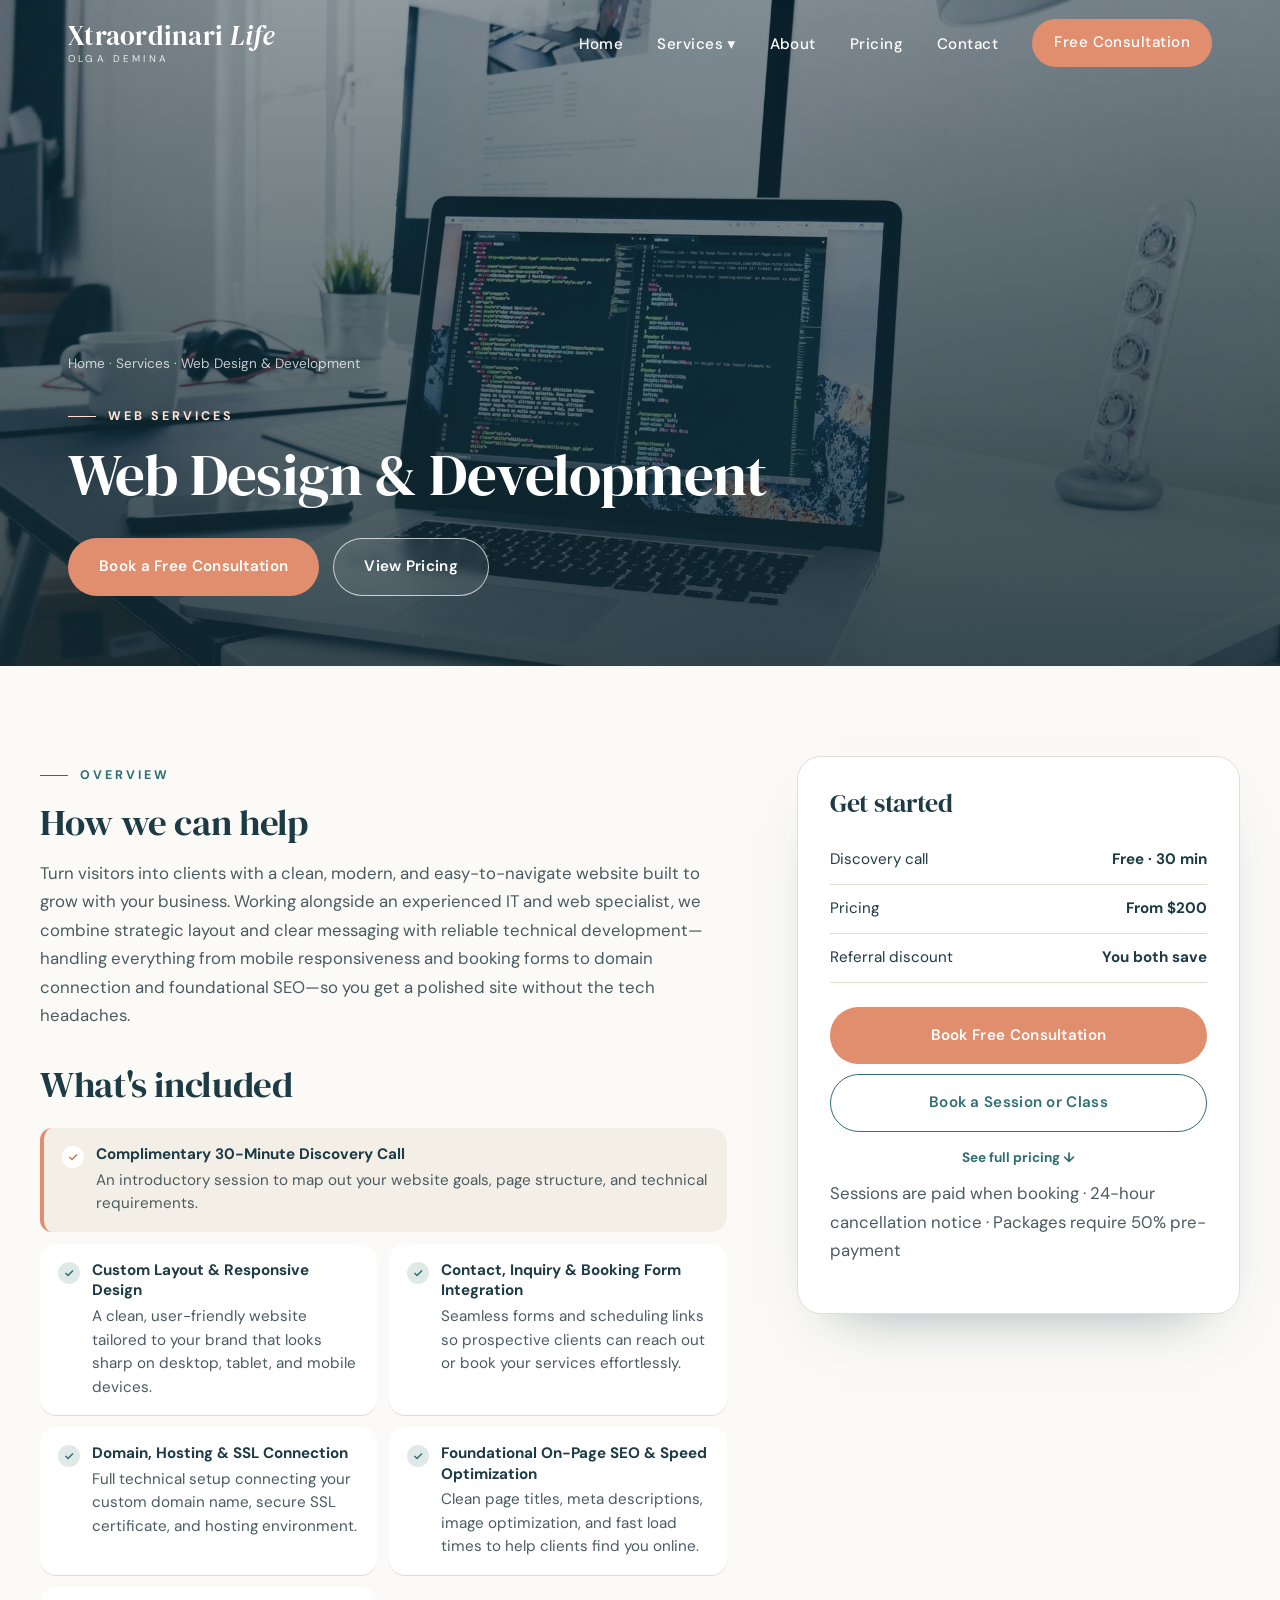
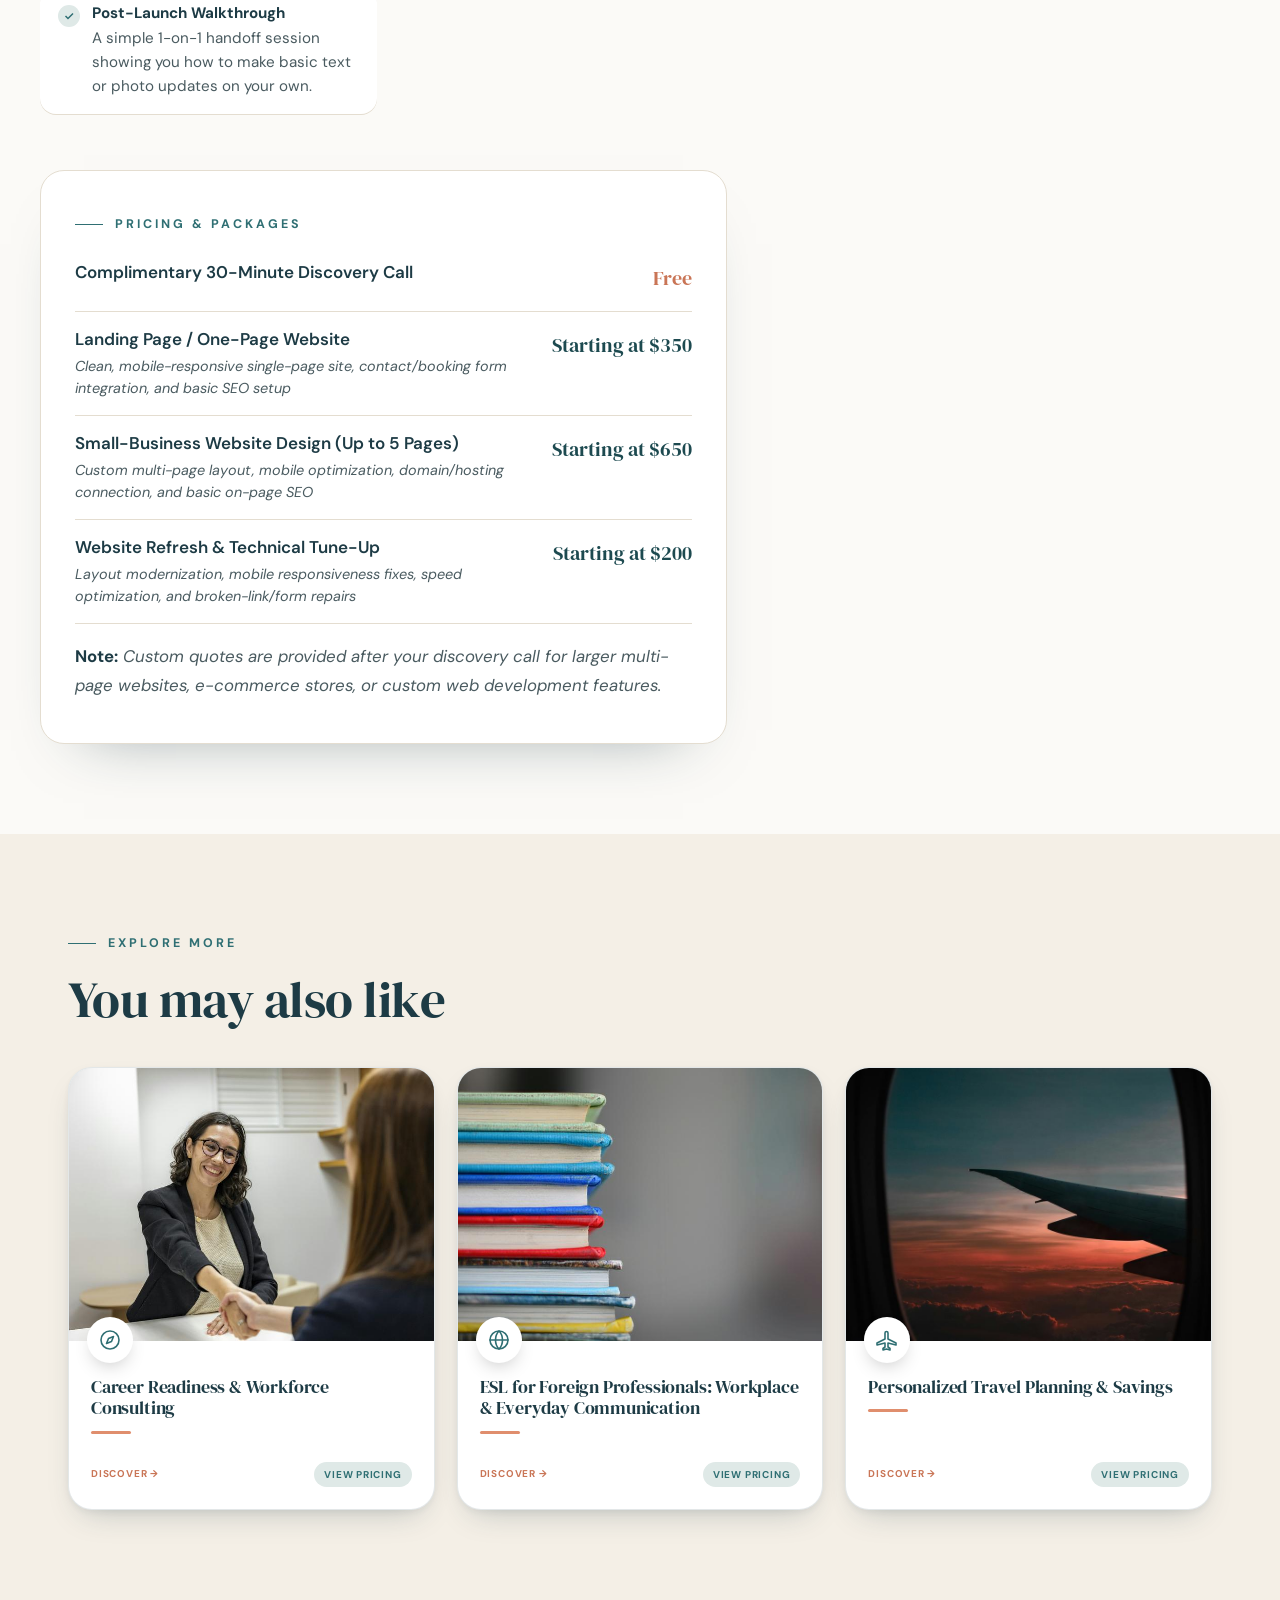
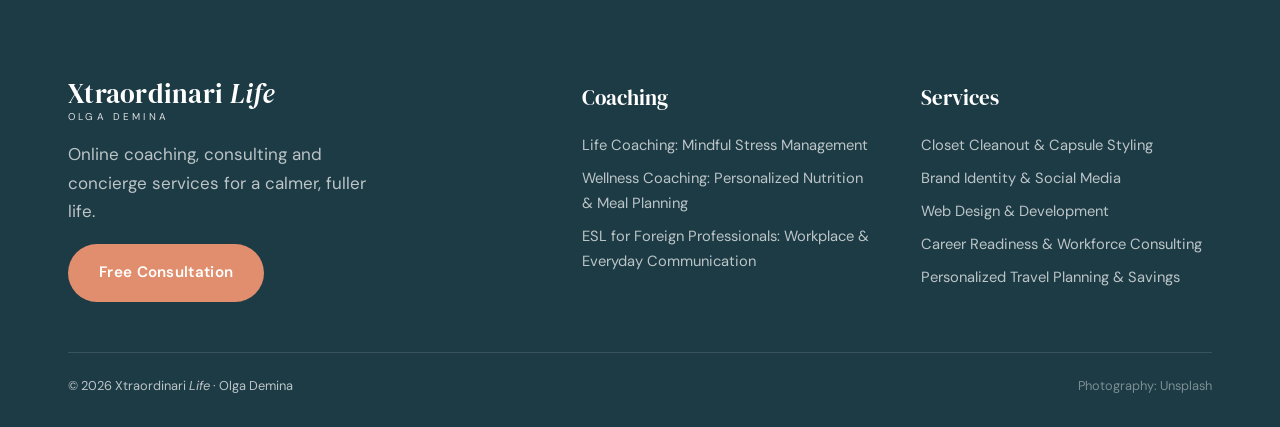
<file: web-design-development/index.html>
<!DOCTYPE html>
<html lang="en" data-root="../">
<head>
<meta charset="UTF-8">
<meta name="viewport" content="width=device-width, initial-scale=1.0">
<title>Web Design for Small Businesses | Xtraordinari Life</title>
<meta name="description" content="Web design for small businesses worldwide and newcomer entrepreneurs in the US and Canada: mobile sites, booking forms, domain, SSL and on-page SEO.">
<link rel="canonical" href="https://www.xtraordinari.com/web-design-development/">
<meta name="robots" content="index, follow, max-image-preview:large">
<meta name="author" content="Olga Demina">
<meta property="og:type" content="website">
<meta property="og:site_name" content="Xtraordinari Life">
<meta property="og:locale" content="en_US">
<meta property="og:locale:alternate" content="en_CA">
<meta property="og:title" content="Web Design for Small Businesses | Xtraordinari Life">
<meta property="og:description" content="Web design for small businesses worldwide and newcomer entrepreneurs in the US and Canada: mobile sites, booking forms, domain, SSL and on-page SEO.">
<meta property="og:url" content="https://www.xtraordinari.com/web-design-development/">
<meta property="og:image" content="https://www.xtraordinari.com/images/services/web-design.jpg">
<meta property="og:image:width" content="1200">
<meta property="og:image:height" content="630">
<meta name="twitter:card" content="summary_large_image">
<meta name="twitter:title" content="Web Design for Small Businesses | Xtraordinari Life">
<meta name="twitter:description" content="Web design for small businesses worldwide and newcomer entrepreneurs in the US and Canada: mobile sites, booking forms, domain, SSL and on-page SEO.">
<meta name="twitter:image" content="https://www.xtraordinari.com/images/services/web-design.jpg">
<meta name="theme-color" content="#1d4a50">
<link rel="icon" href="../favicon.ico" sizes="any">
<link rel="icon" href="../favicon.svg" type="image/svg+xml">
<link rel="apple-touch-icon" href="../apple-touch-icon.png">
<link rel="preconnect" href="https://fonts.googleapis.com"><link rel="preconnect" href="https://fonts.gstatic.com" crossorigin>
<link href="https://fonts.googleapis.com/css2?family=DM+Serif+Display:ital@0;1&family=DM+Sans:ital,opsz,wght@0,9..40,400;0,9..40,500;0,9..40,600;0,9..40,700;1,9..40,400&display=swap" rel="stylesheet">
<link rel="stylesheet" href="../assets/site.css">
<script type="application/ld+json">
{
  "@context": "https://schema.org",
  "@type": "Service",
  "name": "Web Design & Development",
  "serviceType": "Web Services",
  "url": "https://www.xtraordinari.com/web-design-development/",
  "description": "Turn visitors into clients with a clean, modern, and easy-to-navigate website built to grow with your business. Working alongside an experienced IT and web specialist, we combine strategic layout and clear messaging with reliable technical development—handling everything from mobile responsiveness and booking forms to domain connection and foundational SEO—so you get a polished site without the tech headaches.",
  "image": "https://www.xtraordinari.com/images/services/web-design.jpg",
  "provider": {
    "@type": "ProfessionalService",
    "@id": "https://www.xtraordinari.com/#business",
    "name": "Xtraordinari Life",
    "url": "https://www.xtraordinari.com/"
  },
  "areaServed": [
    {
      "@type": "Country",
      "name": "United States"
    },
    {
      "@type": "Country",
      "name": "Canada"
    },
    {
      "@type": "Place",
      "name": "Worldwide (online)"
    }
  ],
  "audience": {
    "@type": "Audience",
    "audienceType": "Internationally trained professionals, expats and newcomers relocating to the United States and Canada"
  },
  "availableChannel": {
    "@type": "ServiceChannel",
    "serviceUrl": "https://www.xtraordinari.com/web-design-development/",
    "name": "Online video sessions"
  },
  "offers": {
    "@type": "AggregateOffer",
    "priceCurrency": "USD",
    "lowPrice": "200",
    "offerCount": 4
  }
}
</script>
<script type="application/ld+json">
{
  "@context": "https://schema.org",
  "@type": "BreadcrumbList",
  "itemListElement": [
    {
      "@type": "ListItem",
      "position": 1,
      "name": "Home",
      "item": "https://www.xtraordinari.com/"
    },
    {
      "@type": "ListItem",
      "position": 2,
      "name": "Services",
      "item": "https://www.xtraordinari.com/#services"
    },
    {
      "@type": "ListItem",
      "position": 3,
      "name": "Web Design & Development",
      "item": "https://www.xtraordinari.com/web-design-development/"
    }
  ]
}
</script>
</head>
<body>
<header id="hdr">
  <div class="wrap nav">
    <a href="../" class="logo">Xtraordinari <em>Life</em><small>Olga Demina</small></a>
    <ul class="menu" id="menu">
      <li><a href="../">Home</a></li>
      <li class="dropdown" id="dd"><button type="button" id="ddBtn">Services ▾</button><div class="dropdown-panel" id="ddPanel"><a href="../life-coaching/"><span class="mini-ico"><svg viewBox="0 0 24 24" fill="none" stroke="currentColor" stroke-width="1.6" stroke-linecap="round" stroke-linejoin="round"><path d="M12 20c-4 0-8-2-9-6 3 0 5 1 6.5 2.5M12 20c4 0 8-2 9-6-3 0-5 1-6.5 2.5M12 20c-2.5-2-3.5-4.5-3.5-7.5S10 6 12 4c2 2 3.5 5.5 3.5 8.5S14.5 18 12 20z"/></svg></span>Life Coaching: Mindful Stress Management</a><a href="../nutrition-wellness-coaching/"><span class="mini-ico"><svg viewBox="0 0 24 24" fill="none" stroke="currentColor" stroke-width="1.6" stroke-linecap="round" stroke-linejoin="round"><path d="M12 7c-1.5-1-5-1.5-6.5 1.5S5 16 7 19s3.5 2 5 1.5c1.5.5 3 1.5 5-1.5s2.5-7.5 1.5-10.5S13.5 6 12 7z"/><path d="M12 7c0-2 1-3.5 3-4"/></svg></span>Wellness Coaching: Personalized Nutrition & Meal Planning</a><a href="../closet-cleanout-capsule-styling/"><span class="mini-ico"><svg viewBox="0 0 24 24" fill="none" stroke="currentColor" stroke-width="1.6" stroke-linecap="round" stroke-linejoin="round"><path d="M12 7a2 2 0 112-2"/><path d="M12 7v2L3 16a1.5 1.5 0 001 2.7h16a1.5 1.5 0 001-2.7l-9-7"/></svg></span>Closet Cleanout & Capsule Styling</a><a href="../brand-identity-social-media/"><span class="mini-ico"><svg viewBox="0 0 24 24" fill="none" stroke="currentColor" stroke-width="1.6" stroke-linecap="round" stroke-linejoin="round"><rect x="3" y="3" width="18" height="18" rx="5"/><circle cx="12" cy="12" r="4"/><circle cx="17.3" cy="6.7" r=".8" fill="currentColor"/></svg></span>Brand Identity & Social Media</a><a href="../web-design-development/"><span class="mini-ico"><svg viewBox="0 0 24 24" fill="none" stroke="currentColor" stroke-width="1.6" stroke-linecap="round" stroke-linejoin="round"><rect x="3" y="4" width="18" height="12" rx="2"/><path d="M8 20h8M12 16v4"/><path d="M9 9l-2 1.5L9 12M15 9l2 1.5-2 1.5"/></svg></span>Web Design & Development</a><a href="../career-coaching-resume-writing/"><span class="mini-ico"><svg viewBox="0 0 24 24" fill="none" stroke="currentColor" stroke-width="1.6" stroke-linecap="round" stroke-linejoin="round"><circle cx="12" cy="12" r="9"/><path d="M15.5 8.5l-2 5-5 2 2-5z"/></svg></span>Career Readiness & Workforce Consulting</a><a href="../esl-for-professionals/"><span class="mini-ico"><svg viewBox="0 0 24 24" fill="none" stroke="currentColor" stroke-width="1.6" stroke-linecap="round" stroke-linejoin="round"><circle cx="12" cy="12" r="9"/><path d="M3 12h18M12 3c2.5 2.5 3.5 5.5 3.5 9s-1 6.5-3.5 9c-2.5-2.5-3.5-5.5-3.5-9s1-6.5 3.5-9z"/></svg></span>ESL for Foreign Professionals: Workplace & Everyday Communication</a><a href="../travel-planning/"><span class="mini-ico"><svg viewBox="0 0 24 24" fill="none" stroke="currentColor" stroke-width="1.6" stroke-linecap="round" stroke-linejoin="round"><path d="M21 15l-8-4V5a1.5 1.5 0 00-3 0v6l-8 4v2l8-2v4l-2 1.5V22l3.5-1 3.5 1v-1.5L13 19v-4l8 2z"/></svg></span>Personalized Travel Planning & Savings</a></div></li>
      <li><a href="../#about">About</a></li>
      <li><a href="../#pricing">Pricing</a></li>
      <li><a href="mailto:olga.demina@xtraordinari.com" class="js-contact-mail">Contact</a></li>
      <li><a href="https://cal.com/olga-n-demina/30min" target="_blank" rel="noopener" class="btn btn-coral js-consult-link">Free Consultation</a></li>
    </ul>
    <button class="burger" id="burger" aria-label="Menu"><span></span><span></span><span></span></button>
  </div>
</header>

<main>
<div class="page active" id="page-service">
  <section class="s-hero" style="background-image:url('../images/services/web-design.jpg')">
    <div class="wrap">
      <div class="crumb"><a href="../">Home</a> · <a href="../#services">Services</a> · Web Design & Development</div>
      <span class="kicker">Web Services</span>
      <h1>Web Design & Development</h1>
      <div class="hero-actions" style="justify-content:flex-start"><a href="https://cal.com/olga-n-demina/30min?service=Web%20Design%20%26%20Development" target="_blank" rel="noopener" class="btn btn-coral">Book a Free Consultation</a><a href="../web-design-development/#pricing" class="btn btn-ghost">View Pricing</a></div>
    </div>
  </section>
  <div class="wrap s-body">
    <div>
      <span class="kicker">Overview</span><h2>How we can help</h2><p>Turn visitors into clients with a clean, modern, and easy-to-navigate website built to grow with your business. Working alongside an experienced IT and web specialist, we combine strategic layout and clear messaging with reliable technical development—handling everything from mobile responsiveness and booking forms to domain connection and foundational SEO—so you get a polished site without the tech headaches.</p>
      
      <h2 style="margin-top:34px">What's included</h2>
      <div class="offers"><div class="dc"><i><svg viewBox="0 0 24 24" fill="none" stroke="currentColor" stroke-width="3"><path d="M5 12l5 5L20 7"/></svg></i><span><b>Complimentary 30-Minute Discovery Call</b>An introductory session to map out your website goals, page structure, and technical requirements.</span></div><div><i><svg viewBox="0 0 24 24" fill="none" stroke="currentColor" stroke-width="3"><path d="M5 12l5 5L20 7"/></svg></i><span><b>Custom Layout & Responsive Design</b>A clean, user-friendly website tailored to your brand that looks sharp on desktop, tablet, and mobile devices.</span></div><div><i><svg viewBox="0 0 24 24" fill="none" stroke="currentColor" stroke-width="3"><path d="M5 12l5 5L20 7"/></svg></i><span><b>Contact, Inquiry & Booking Form Integration</b>Seamless forms and scheduling links so prospective clients can reach out or book your services effortlessly.</span></div><div><i><svg viewBox="0 0 24 24" fill="none" stroke="currentColor" stroke-width="3"><path d="M5 12l5 5L20 7"/></svg></i><span><b>Domain, Hosting & SSL Connection</b>Full technical setup connecting your custom domain name, secure SSL certificate, and hosting environment.</span></div><div><i><svg viewBox="0 0 24 24" fill="none" stroke="currentColor" stroke-width="3"><path d="M5 12l5 5L20 7"/></svg></i><span><b>Foundational On-Page SEO & Speed Optimization</b>Clean page titles, meta descriptions, image optimization, and fast load times to help clients find you online.</span></div><div><i><svg viewBox="0 0 24 24" fill="none" stroke="currentColor" stroke-width="3"><path d="M5 12l5 5L20 7"/></svg></i><span><b>Post-Launch Walkthrough</b>A simple 1-on-1 handoff session showing you how to make basic text or photo updates on your own.</span></div></div>
      <div class="svc-pricing" id="pricing">
        <span class="kicker">Pricing & Packages</span>
        <ul class="plist"><li class="pfree"><span class="pn">Complimentary 30-Minute Discovery Call</span><b class="pp">Free</b></li><li class=""><span class="pn">Landing Page / One-Page Website<small>Clean, mobile-responsive single-page site, contact/booking form integration, and basic SEO setup</small></span><b class="pp">Starting at $350</b></li><li class=""><span class="pn">Small-Business Website Design (Up to 5 Pages)<small>Custom multi-page layout, mobile optimization, domain/hosting connection, and basic on-page SEO</small></span><b class="pp">Starting at $650</b></li><li class=""><span class="pn">Website Refresh & Technical Tune-Up<small>Layout modernization, mobile responsiveness fixes, speed optimization, and broken-link/form repairs</small></span><b class="pp">Starting at $200</b></li></ul>
        <p class="pnote"><b>Note:</b> Custom quotes are provided after your discovery call for larger multi-page websites, e-commerce stores, or custom web development features.</p>
      </div>
    </div>
    <aside><div class="side">
      <h3>Get started</h3>
      <ul>
        <li><span>Discovery call</span><b>Free · 30 min</b></li>
        <li><span>Pricing</span><b>From $200</b></li>
        <li><span>Referral discount</span><b>You both save</b></li>
      </ul>
      <a href="https://cal.com/olga-n-demina/30min?service=Web%20Design%20%26%20Development" target="_blank" rel="noopener" class="btn btn-coral">Book Free Consultation</a>
      <a href="https://cal.com/olga-n-demina/60min" target="_blank" rel="noopener" class="btn btn-line">Book a Session or Class</a>
      <a href="../web-design-development/#pricing" class="side-link">See full pricing ↓</a>
      <p class="fine">Sessions are paid when booking · 24-hour cancellation notice · Packages require 50% pre-payment</p>
    </div></aside>
  </div>
  <section class="more"><div class="wrap"><span class="kicker">Explore more</span><h2 style="margin-bottom:40px">You may also like</h2><div class="tiles"><article class="card">
    <a class="card-main" href="../career-coaching-resume-writing/">
      <div class="ph"><div class="ph-img"><div role="img" aria-label="Career Readiness & Workforce Consulting" style="background-image:url('../images/services/career-counseling-sm.jpg')"></div></div><span class="ico"><svg viewBox="0 0 24 24" fill="none" stroke="currentColor" stroke-width="1.6" stroke-linecap="round" stroke-linejoin="round"><circle cx="12" cy="12" r="9"/><path d="M15.5 8.5l-2 5-5 2 2-5z"/></svg></span></div>
      <div class="body"><h3>Career Readiness & Workforce Consulting</h3></div></a>
    <div class="card-foot"><a class="go" href="../career-coaching-resume-writing/">Discover →</a><button type="button" class="price-toggle" aria-expanded="false">View pricing</button></div>
    <div class="tile-price" hidden>
      <div class="tp-head"><span>Pricing</span><button type="button" class="tp-close" aria-label="Close pricing">×</button></div>
      <ul class="plist compact"><li class="pfree"><span class="pn">Complimentary 30-Minute Discovery Call</span><b class="pp">Free</b></li><li class="pgrp">For Individual Job Seekers</li><li class=""><span class="pn">ATS Resume Writing & Optimization</span><b class="pp">Starting at $100</b></li><li class=""><span class="pn">Additional Tailored Resume Version</span><b class="pp">+$40 each</b></li><li class=""><span class="pn">Job Board Profile Setup & Search Navigation (Up to 90 min)</span><b class="pp">Starting at $65</b></li><li class=""><span class="pn">1-on-1 Mock Interview & Career Coaching (60 min)</span><b class="pp">$65</b></li><li class=""><span class="pn">Complete Job-Seeker Career Bundle</span><b class="pp">Starting at $200</b></li><li class="pgrp">For Training Providers & Organizations</li><li class=""><span class="pn">Program Operations, Enrollment & Community Outreach Consulting</span><b class="pp">Custom Quote</b></li></ul>
      <a class="tp-more" href="../career-coaching-resume-writing/#pricing">Full pricing details →</a>
    </div>
  </article><article class="card">
    <a class="card-main" href="../esl-for-professionals/">
      <div class="ph"><div class="ph-img"><div role="img" aria-label="ESL for Foreign Professionals: Workplace & Everyday Communication" style="background-image:url('../images/services/esl-sm.jpg')"></div></div><span class="ico"><svg viewBox="0 0 24 24" fill="none" stroke="currentColor" stroke-width="1.6" stroke-linecap="round" stroke-linejoin="round"><circle cx="12" cy="12" r="9"/><path d="M3 12h18M12 3c2.5 2.5 3.5 5.5 3.5 9s-1 6.5-3.5 9c-2.5-2.5-3.5-5.5-3.5-9s1-6.5 3.5-9z"/></svg></span></div>
      <div class="body"><h3>ESL for Foreign Professionals: Workplace & Everyday Communication</h3></div></a>
    <div class="card-foot"><a class="go" href="../esl-for-professionals/">Discover →</a><button type="button" class="price-toggle" aria-expanded="false">View pricing</button></div>
    <div class="tile-price" hidden>
      <div class="tp-head"><span>Pricing</span><button type="button" class="tp-close" aria-label="Close pricing">×</button></div>
      <ul class="plist compact"><li class="pfree"><span class="pn">Complimentary 30-Minute Discovery Call</span><b class="pp">Free</b></li><li class=""><span class="pn">Single 60-Minute ESL Session</span><b class="pp">$45</b></li><li class=""><span class="pn">Monthly Fluency Plan (2x/Week — 8 Sessions)</span><b class="pp">$320</b></li><li class=""><span class="pn">Intensive Monthly Plan (3x/Week — 12 Sessions)</span><b class="pp">$420</b></li></ul>
      <a class="tp-more" href="../esl-for-professionals/#pricing">Full pricing details →</a>
    </div>
  </article><article class="card">
    <a class="card-main" href="../travel-planning/">
      <div class="ph"><div class="ph-img"><div role="img" aria-label="Personalized Travel Planning & Savings" style="background-image:url('../images/services/travel-sm.jpg')"></div></div><span class="ico"><svg viewBox="0 0 24 24" fill="none" stroke="currentColor" stroke-width="1.6" stroke-linecap="round" stroke-linejoin="round"><path d="M21 15l-8-4V5a1.5 1.5 0 00-3 0v6l-8 4v2l8-2v4l-2 1.5V22l3.5-1 3.5 1v-1.5L13 19v-4l8 2z"/></svg></span></div>
      <div class="body"><h3>Personalized Travel Planning & Savings</h3></div></a>
    <div class="card-foot"><a class="go" href="../travel-planning/">Discover →</a><button type="button" class="price-toggle" aria-expanded="false">View pricing</button></div>
    <div class="tile-price" hidden>
      <div class="tp-head"><span>Pricing</span><button type="button" class="tp-close" aria-label="Close pricing">×</button></div>
      <ul class="plist compact"><li class="pfree"><span class="pn">Complimentary 30-Minute Discovery Call</span><b class="pp">Free</b></li><li class=""><span class="pn">Flight, Hotel & Ticket Deal Research</span><b class="pp">Starting at $65</b></li><li class=""><span class="pn">Weekend & Short Getaway Itinerary (Up to 4 Days)</span><b class="pp">Starting at $125</b></li><li class=""><span class="pn">Extended & Multi-Destination Trip Planning (5+ Days)</span><b class="pp">Starting at $225</b></li><li class=""><span class="pn">Travel Membership & Wholesale Savings Overview</span><b class="pp">Complimentary</b></li></ul>
      <a class="tp-more" href="../travel-planning/#pricing">Full pricing details →</a>
    </div>
  </article></div></div></section></div>
</main>

<footer id="contact">
  <div class="wrap">
    <div class="f-grid">
      <div><div class="logo">Xtraordinari <em>Life</em><small>Olga Demina</small></div><p style="margin:18px 0;max-width:300px">Online coaching, consulting and concierge services for a calmer, fuller life.</p><a href="https://cal.com/olga-n-demina/30min" target="_blank" rel="noopener" class="btn btn-coral js-consult-link">Free Consultation</a></div>
      <div><h4>Coaching</h4><ul id="footCol1"><li><a href="../life-coaching/">Life Coaching: Mindful Stress Management</a></li><li><a href="../nutrition-wellness-coaching/">Wellness Coaching: Personalized Nutrition & Meal Planning</a></li><li><a href="../esl-for-professionals/">ESL for Foreign Professionals: Workplace & Everyday Communication</a></li></ul></div>
      <div><h4>Services</h4><ul id="footCol2"><li><a href="../closet-cleanout-capsule-styling/">Closet Cleanout & Capsule Styling</a></li><li><a href="../brand-identity-social-media/">Brand Identity & Social Media</a></li><li><a href="../web-design-development/">Web Design & Development</a></li><li><a href="../career-coaching-resume-writing/">Career Readiness & Workforce Consulting</a></li><li><a href="../travel-planning/">Personalized Travel Planning & Savings</a></li></ul></div>
    </div>
    <div class="f-bot"><span>© <span class="yr">2026</span> Xtraordinari <em>Life</em> · Olga Demina</span><span class="credit">Photography: Unsplash</span></div>
  </div>
</footer>
<script src="../assets/site.js"></script>
</body>
</html>
</file>
<file: assets/site.css>
:root{--sea:#2f6f73;--sea-deep:#1d4a50;--navy:#1d3b45;--sand:#f4efe6;--foam:#fbfaf7;--coral:#e08e6d;--coral-d:#c97556;--mist:#dfe9e7;--muted:#4a5b60;--line:#e4ddd0;--r:24px;--serif:'DM Serif Display',Georgia,serif;--sans:'DM Sans',system-ui,sans-serif}
*{box-sizing:border-box;margin:0;padding:0}
html{scroll-behavior:smooth}
body{font-family:var(--sans);font-weight:400;font-size:17px;color:var(--navy);background:var(--foam);line-height:1.7;-webkit-font-smoothing:antialiased}
a{color:inherit;text-decoration:none}
img{display:block;max-width:100%}
.wrap{max-width:1200px;margin:0 auto;padding:0 28px}
h1,h2,h3{font-family:var(--serif);font-weight:400;line-height:1.1;letter-spacing:-.01em;color:var(--navy)}
h2{font-size:clamp(2.3rem,4vw,3.4rem)}
h3{font-size:1.65rem}
.kicker{font-size:.78rem;letter-spacing:.24em;text-transform:uppercase;color:var(--sea);font-weight:700;display:inline-flex;align-items:center;gap:12px;margin-bottom:16px}
.kicker::before{content:"";width:28px;height:1px;background:currentColor}
.lead{font-size:1.1rem;color:var(--muted);font-weight:400;max-width:620px}
section{padding:110px 0}
.btn{display:inline-flex;align-items:center;gap:10px;padding:15px 30px;border-radius:999px;font-family:var(--sans);font-weight:600;font-size:.95rem;letter-spacing:.02em;cursor:pointer;border:1px solid transparent;transition:.3s}
.btn-coral{background:var(--coral);color:#fff}.btn-coral:hover{background:var(--coral-d);transform:translateY(-2px)}
.btn-ghost{border-color:rgba(255,255,255,.7);color:#fff;backdrop-filter:blur(6px);background:rgba(255,255,255,.08)}.btn-ghost:hover{background:#fff;color:var(--navy)}
.btn-line{border-color:var(--sea);color:var(--sea)}.btn-line:hover{background:var(--sea);color:#fff}

/* header */
header{position:fixed;inset:0 0 auto 0;z-index:60;transition:.35s}
header.solid{background:rgba(251,250,247,.94);backdrop-filter:blur(14px);box-shadow:0 1px 0 var(--line)}
.nav{display:flex;align-items:center;justify-content:space-between;height:86px}
.logo{font-family:var(--serif);font-size:1.7rem;font-weight:400;color:#fff;letter-spacing:.01em;line-height:1}
.logo small{display:block;font-family:var(--sans);font-size:.62rem;letter-spacing:.32em;text-transform:uppercase;font-weight:400;opacity:.85;margin-top:5px}
header.solid .logo,header.solid .menu>li>a,header.solid .menu>li>button{color:var(--navy)}
.menu{display:flex;gap:34px;list-style:none;align-items:center}
.menu>li>a,.menu>li>button{color:#fff;font-size:.95rem;font-weight:500;background:none;border:0;font-family:var(--sans);cursor:pointer;letter-spacing:.03em}
.menu>li>a:hover,.menu>li>button:hover{color:var(--coral)}
.menu>li>a.btn{color:#fff!important;padding:11px 22px;background:var(--coral)}
.dropdown{position:relative}
.dropdown-panel{position:absolute;top:calc(100% + 18px);right:-120px;width:620px;background:#fff;border-radius:20px;padding:16px;display:grid;grid-template-columns:1fr 1fr;gap:2px;box-shadow:0 30px 60px -30px rgba(29,59,69,.4);opacity:0;visibility:hidden;transform:translateY(8px);transition:.25s}
.dropdown-panel::before{content:"";position:absolute;top:-18px;left:0;right:0;height:18px}
.dropdown:hover .dropdown-panel,.dropdown:focus-within .dropdown-panel{opacity:1;visibility:visible;transform:none}
.dropdown-panel a{display:flex;gap:12px;align-items:center;padding:9px 12px;border-radius:12px;font-size:.9rem;color:var(--navy)}
.dropdown-panel a:hover{background:var(--sand)}
.mini-ico{width:30px;height:30px;border-radius:50%;background:var(--mist);color:var(--sea);display:grid;place-items:center;flex-shrink:0}.mini-ico svg{width:16px;height:16px}
.burger{display:none;background:none;border:0;width:44px;height:44px;cursor:pointer}
.burger span{display:block;width:24px;height:1.5px;background:#fff;margin:6px auto}
header.solid .burger span{background:var(--navy)}

/* hero */
.hero{position:relative;min-height:100vh;display:flex;align-items:center;color:#fff;background:#4c7d86 center/cover no-repeat;overflow:hidden}
.hero::before{content:"";position:absolute;inset:0;background:radial-gradient(ellipse 70% 45% at 50% 55%,rgba(18,40,48,.35),transparent 75%),linear-gradient(180deg,rgba(18,40,48,.55) 0%,rgba(18,40,48,.3) 45%,rgba(18,40,48,.65) 100%)}
.hero .wrap{position:relative;text-align:center;padding-top:80px}
.hero h1{color:#fff;font-size:clamp(2.8rem,6.6vw,5.6rem);font-weight:400;letter-spacing:-.015em;text-shadow:0 2px 24px rgba(0,0,0,.25)}
.hero h1 em{font-style:italic;color:#ffe2d3}
.hero p{font-size:clamp(1.15rem,1.9vw,1.5rem);font-weight:500;line-height:1.55;max-width:760px;margin:24px auto 40px;color:#fff;text-shadow:0 2px 16px rgba(0,0,0,.45),0 1px 3px rgba(0,0,0,.35)}
.hero p.hero-lead{font-size:clamp(1.2rem,2.1vw,1.65rem);line-height:1.5;max-width:640px;text-wrap:balance;letter-spacing:.005em;margin:26px auto 42px}
.hero .kicker{color:#fff}
.hero-theme{display:inline-flex;align-items:center;gap:16px;margin-bottom:26px;padding:12px 28px;border-radius:999px;background:rgba(255,255,255,.16);border:1.5px solid rgba(255,255,255,.55);backdrop-filter:blur(10px);-webkit-backdrop-filter:blur(10px);color:#fff;font-family:var(--sans);font-weight:700;font-size:clamp(.95rem,1.5vw,1.25rem);letter-spacing:.2em;text-transform:uppercase;box-shadow:0 10px 30px -12px rgba(0,0,0,.35);text-shadow:0 1px 8px rgba(0,0,0,.25)}
.hero-theme i{width:9px;height:9px;border-radius:50%;background:var(--coral);box-shadow:0 0 0 4px rgba(224,142,109,.3);flex-shrink:0}
@media(max-width:600px){.hero-theme{letter-spacing:.12em;padding:10px 18px;gap:10px;font-size:.85rem}}
.hero-actions{display:flex;gap:14px;justify-content:center;flex-wrap:wrap}
.hero-strip{position:absolute;left:50%;bottom:36px;transform:translateX(-50%);display:flex;gap:0;background:rgba(255,255,255,.14);backdrop-filter:blur(14px);border:1px solid rgba(255,255,255,.25);border-radius:999px;padding:10px 12px;white-space:nowrap}
.hero-strip span{padding:6px 22px;font-size:.88rem;letter-spacing:.04em;border-right:1px solid rgba(255,255,255,.25)}
.hero-strip span:last-child{border:0}

/* services */
.services{background:var(--foam)}
.head{display:block;margin-bottom:56px}
.head h2{white-space:nowrap;font-size:clamp(1.5rem,6.2vw,3.4rem);line-height:1.1}
.head .lead{margin-top:16px}
.tiles{display:grid;grid-template-columns:repeat(auto-fill,minmax(252px,1fr));gap:22px}
.card{position:relative;background:#fff;border-radius:var(--r);overflow:hidden;display:flex;flex-direction:column;transition:.35s;border:1px solid rgba(29,59,69,.12);box-shadow:0 2px 6px rgba(29,59,69,.06),0 14px 32px -14px rgba(29,59,69,.28)}
.card:hover{transform:translateY(-6px);border-color:rgba(29,59,69,.2);box-shadow:0 4px 10px rgba(29,59,69,.08),0 30px 50px -24px rgba(29,59,69,.45)}
.card .ph{aspect-ratio:4/3;position:relative}
.card .ph-img{position:absolute;inset:0;overflow:hidden;background:var(--mist)}
.card .ph-img div{position:absolute;inset:0;background-position:center;background-size:cover;background-repeat:no-repeat;transition:transform .8s}
.card:hover .ph-img div{transform:scale(1.06)}
.card .ico{position:absolute;left:18px;bottom:-22px;width:46px;height:46px;border-radius:50%;background:#fff;color:var(--sea);display:grid;place-items:center;box-shadow:0 8px 20px -8px rgba(0,0,0,.3);z-index:2}
.card .ico svg{width:24px;height:24px}
.card-main{display:flex;flex-direction:column;flex:1}
.card .body{padding:36px 22px 4px;flex:1;display:flex;flex-direction:column}
.card-foot{display:flex;justify-content:space-between;align-items:center;gap:10px;padding:6px 22px 22px}
.card .card-foot .go{margin-top:0}
.card-foot .go,.card-foot .price-toggle{white-space:nowrap;font-size:.72rem;letter-spacing:.1em}
.card-foot .price-toggle{padding:8px 12px}
.price-toggle{font-family:var(--sans);font-size:.78rem;letter-spacing:.12em;text-transform:uppercase;font-weight:700;color:var(--sea);background:var(--mist);border:0;border-radius:999px;padding:9px 14px;cursor:pointer;transition:.25s}
.price-toggle:hover,.price-toggle[aria-expanded="true"]{background:var(--sea);color:#fff}
.tile-price{position:absolute;inset:0;z-index:3;background:rgba(251,250,247,.98);backdrop-filter:blur(6px);padding:22px 24px;display:flex;flex-direction:column;animation:tpIn .3s ease}
.tile-price[hidden]{display:none}
@keyframes tpIn{from{opacity:0;transform:translateY(10px)}to{opacity:1;transform:none}}
.tp-head{display:flex;justify-content:space-between;align-items:center;margin-bottom:10px}
.tp-head span{font-size:.74rem;letter-spacing:.24em;text-transform:uppercase;font-weight:700;color:var(--coral-d)}
.tp-close{width:32px;height:32px;border-radius:50%;border:0;background:var(--mist);color:var(--sea-deep);font-size:1.3rem;line-height:1;cursor:pointer}
.tile-price .plist{overflow:auto;flex:1;margin:0;padding-right:4px}
.tp-more{margin-top:12px;font-size:.82rem;letter-spacing:.12em;text-transform:uppercase;font-weight:700;color:var(--coral-d)}
.plist{list-style:none;margin:20px 0 0}
.plist li{display:flex;justify-content:space-between;align-items:flex-start;gap:18px;padding:16px 0;border-bottom:1px solid var(--line)}
.plist .pn{color:var(--navy);font-weight:600;line-height:1.4}
.plist .pn small{display:block;font-weight:400;color:var(--muted);font-size:.9rem;margin-top:4px;font-style:italic;line-height:1.5}
.plist .pp{font-family:var(--serif);font-weight:400;font-size:1.25rem;color:var(--sea-deep);white-space:nowrap;text-align:right}
.plist li.pfree .pp{color:var(--coral-d)}
.plist li.pgrp{display:block;border:0;padding:22px 0 2px;font-family:var(--serif);font-size:1.3rem;color:var(--sea-deep)}
.plist.compact li{padding:9px 0;gap:12px}
.plist.compact .pn{font-size:.86rem;font-weight:500}
.plist.compact .pp{font-size:.98rem}
.plist.compact li.pgrp{font-size:1rem;padding:10px 0 0}
.svc-pricing{margin-top:56px;background:#fff;border-radius:var(--r);padding:34px 34px 28px;box-shadow:0 30px 60px -44px rgba(29,59,69,.5);border:1px solid var(--line);scroll-margin-top:100px}
.svc-pricing .kicker{margin-bottom:0}
.svc-pricing .plist{margin-top:10px}
.pnote{margin:18px 0 0;font-size:.92rem;color:var(--muted);font-style:italic}
.pnote b{font-style:normal;color:var(--navy)}
.side-link{display:block;text-align:center;font-size:.85rem;font-weight:700;color:var(--sea);margin:4px 0 6px}
.card .sub{font-size:.72rem;letter-spacing:.16em;text-transform:uppercase;font-weight:700;color:var(--sea);margin-bottom:10px;line-height:1.4}
.card h3{font-size:clamp(1.1rem,1.3vw,1.22rem);line-height:1.2;margin-bottom:18px;color:var(--navy);position:relative;padding-bottom:14px}
.card h3::after{content:"";position:absolute;left:0;bottom:0;width:40px;height:3px;border-radius:3px;background:var(--coral);transition:width .35s}
.card:hover h3::after{width:80px}
.card:hover h3{color:var(--sea-deep)}
.card p{font-size:1rem;line-height:1.6;color:var(--muted);font-weight:400;flex:1}
.card .go{margin-top:auto;font-size:.85rem;letter-spacing:.14em;text-transform:uppercase;color:var(--coral-d);font-weight:700}

/* about */
.about{background:var(--sand);padding:0;overflow:hidden}
#about{scroll-margin-top:60px}
.about .about-grid{padding:56px 28px 90px}
.wave{line-height:0}.wave svg{display:block;width:100%;height:90px}
.wave-bottom svg{height:110px}
.about-head{padding:34px 28px 0}
.about-title{position:relative;background:linear-gradient(135deg,var(--sea),var(--sea-deep));border-radius:28px;padding:34px 44px;text-align:center;overflow:hidden;box-shadow:0 30px 60px -36px rgba(29,74,80,.7)}
.about-title::before,.about-title::after{content:"";position:absolute;border-radius:50%;border:1px solid rgba(255,226,211,.22)}
.about-title::before{width:260px;height:260px;left:-90px;top:-150px}
.about-title::after{width:200px;height:200px;right:-60px;bottom:-130px;border-color:rgba(224,142,109,.35)}
.about-title .kicker{color:#ffe2d3;margin-bottom:10px}
.about-title h2{color:#fff;font-size:clamp(1.6rem,3.1vw,2.6rem);white-space:nowrap;line-height:1.15}
.about-marquee{overflow:hidden;white-space:nowrap;user-select:none}
.about-marquee .track{display:inline-flex;align-items:center;gap:34px;padding-right:34px;animation:aboutScroll 46s linear infinite;will-change:transform}
.about-marquee .track.rev{animation-direction:reverse;animation-duration:52s}
.about-marquee:hover .track{animation-play-state:paused}
@keyframes aboutScroll{from{transform:translateX(0)}to{transform:translateX(-50%)}}
.about-marquee i{font-style:normal;color:var(--coral);font-size:.9rem}
.m1{margin:56px 0 0;padding:20px 0;border-top:1px solid rgba(29,74,80,.18);border-bottom:1px solid rgba(29,74,80,.18)}
.m1 span{font-family:var(--serif);font-size:clamp(1.35rem,2.2vw,1.75rem);line-height:1.2;color:var(--sea-deep);letter-spacing:.01em}
.m1 i{font-size:.7rem}
.m2{background:var(--sea-deep);padding:22px 0}
.m2 span{font-family:var(--sans);font-size:.95rem;font-weight:700;letter-spacing:.2em;text-transform:uppercase;color:#f4efe6}
.m2 i{color:#ffe2d3}
.creds-row{padding:0 28px 80px}
.creds{display:grid;grid-template-columns:repeat(4,1fr);gap:14px;margin-top:6px}
.creds .cred{flex-direction:column;align-items:center;justify-content:flex-start;text-align:center;padding:22px 16px 20px}
.creds .cred b{margin-bottom:4px}
.cred{display:flex;gap:14px;align-items:center;background:#fff;border-radius:18px;padding:16px 18px;box-shadow:0 1px 0 var(--line);transition:transform .3s,box-shadow .3s}
.cred:hover{transform:translateY(-3px);box-shadow:0 18px 34px -22px rgba(29,59,69,.45)}

.cred-ico{width:46px;height:46px;border-radius:14px;background:linear-gradient(135deg,var(--sea),var(--sea-deep));color:#ffe2d3;display:grid;place-items:center;flex-shrink:0}
.cred-ico svg{width:24px;height:24px}
.cred b{display:block;font-family:var(--serif);font-weight:400;font-size:1.15rem;color:var(--navy);line-height:1.2}
.cred div span{font-size:.85rem;color:var(--muted);line-height:1.4}
.pull{position:relative;margin:30px 0 0;padding:28px 32px 26px 34px;background:#fff;border-radius:22px;border-left:4px solid var(--coral);font-family:var(--serif);font-style:italic;font-size:clamp(1.35rem,2vw,1.65rem);line-height:1.35;color:var(--sea-deep);box-shadow:0 26px 50px -34px rgba(29,59,69,.5)}
.pull .qm{position:absolute;left:22px;top:6px;font-size:4.6rem;line-height:1;color:var(--coral);font-style:normal}
.pull cite{display:block;margin-top:12px;font-family:var(--sans);font-style:normal;font-size:.75rem;letter-spacing:.22em;text-transform:uppercase;color:var(--coral-d);font-weight:700}
.js-reveal .reveal{opacity:0;transform:translateY(18px);transition:opacity .7s ease,transform .7s ease}
.js-reveal .reveal.in{opacity:1;transform:none}
@media(prefers-reduced-motion:reduce){.about-marquee .track{animation:none}.js-reveal .reveal{opacity:1;transform:none;transition:none}}
.about-grid{display:grid;grid-template-columns:minmax(300px,.82fr) 1.18fr;gap:76px;align-items:start}
@media(min-width:901px){.about .bio-card{position:sticky;top:110px}}
.bio-card{position:relative;max-width:440px;width:100%}
.bio-card::before{content:"";position:absolute;inset:18px -18px -18px 18px;border:1.5px solid var(--sea);border-radius:22px;opacity:.35}
.bio-photo{position:relative;margin:0;background:#fff;padding:12px 12px 0;border-radius:22px 22px 0 0;box-shadow:0 34px 60px -38px rgba(29,59,69,.55)}
.bio-photo img{display:block;width:100%;height:auto;aspect-ratio:4/5;object-fit:cover;object-position:center 20%;border-radius:14px}
.bio-id{position:relative;background:#fff;border-radius:0 0 22px 22px;padding:20px 24px 24px;text-align:center;box-shadow:0 34px 60px -38px rgba(29,59,69,.55)}
.bio-id b{display:block;font-family:var(--serif);font-weight:400;font-size:1.7rem;color:var(--navy);line-height:1.1}
.bio-id span{display:block;margin:6px 0 0;font-size:.78rem;letter-spacing:.2em;text-transform:uppercase;font-weight:700;color:var(--sea)}
.bio-id .btn{width:100%;justify-content:center}
.bio-text{max-width:640px;padding-top:6px}
.bio-label{display:inline-block;font-size:.74rem;letter-spacing:.24em;text-transform:uppercase;font-weight:700;color:var(--coral-d);padding-bottom:10px;margin-bottom:6px;border-bottom:2px solid var(--coral)}
.about .bio-text p{line-height:1.85;margin-bottom:20px}
.about .bio-text p.bio-sign{margin:30px 0 0;padding-top:22px;border-top:1px solid var(--line);font-family:var(--serif);font-size:1.6rem;color:var(--navy);line-height:1.2}
.bio-sign span{display:block;font-family:var(--sans);font-size:.8rem;letter-spacing:.16em;text-transform:uppercase;color:var(--muted);margin-top:8px}
.bio-sign span em{text-transform:none;letter-spacing:.02em;font-size:1.05em}
.collage{position:relative;height:600px;max-width:480px}
.collage .ring{position:absolute;left:0;top:26px;width:86%;height:calc(100% - 26px);border:2px solid var(--sea);border-radius:240px 240px 28px 28px;opacity:.45}
.collage .a{position:absolute;right:0;top:0;width:86%;height:calc(100% - 26px);border-radius:240px 240px 28px 28px;background:var(--mist) center 22%/cover no-repeat;box-shadow:0 34px 60px -30px rgba(29,59,69,.55)}
.collage .badge{position:absolute;left:0;bottom:0;z-index:2;background:#fff;border-radius:18px;padding:16px 20px;box-shadow:0 20px 40px -20px rgba(0,0,0,.3);font-size:.85rem;color:var(--muted)}
.collage .badge b{display:block;font-family:var(--serif);font-size:1.4rem;color:var(--navy);font-weight:400}
.about .about-lead{margin-top:22px}
.about .about-lead em{color:var(--sea-deep);font-weight:600}
.about p{color:var(--muted);font-weight:400;margin-bottom:16px;font-size:1.05rem}
.ticks{list-style:none;display:grid;grid-template-columns:1fr 1fr;gap:12px 20px;margin:26px 0}
.ticks li{display:flex;gap:10px;align-items:center;font-size:.95rem}
.ticks li::before{content:"";width:8px;height:8px;border-radius:50%;background:var(--coral);flex-shrink:0}
.langs{display:flex;gap:10px;flex-wrap:wrap}
.langs span{border:1px solid var(--sea);color:var(--sea);border-radius:999px;padding:6px 16px;font-size:.85rem}

/* steps */
.steps{background:var(--sea-deep);color:#fff;text-align:center}
.steps h2{color:#fff}
.steps .kicker{color:#a9d3cf}
.step-row{display:grid;grid-template-columns:repeat(3,1fr);gap:0;margin-top:60px;border-top:1px solid rgba(255,255,255,.18)}
.step-row div{padding:40px 30px;border-right:1px solid rgba(255,255,255,.18)}
.step-row div:last-child{border:0}
.step-row b{font-family:var(--serif);font-style:italic;font-size:3.2rem;color:var(--coral);font-weight:400;display:block;line-height:1}
.step-row h3{color:#fff;margin:14px 0 8px}
.step-row p{color:rgba(255,255,255,.72);font-weight:400;font-size:.95rem}

/* pricing */
.pricing{text-align:center}
.price-grid{display:grid;grid-template-columns:repeat(3,1fr);gap:24px;margin-top:60px;text-align:left;max-width:1080px;margin-left:auto;margin-right:auto}
.price{background:#fff;border:1px solid var(--line);border-radius:var(--r);padding:34px 28px;display:flex;flex-direction:column;position:relative}
.price.featured{background:var(--sea);color:#fff;border-color:var(--sea);transform:translateY(-12px);box-shadow:0 30px 60px -30px rgba(29,74,80,.7)}
.price.featured h3,.price.featured .amt{color:#fff}.price.featured p,.price.featured li{color:rgba(255,255,255,.82)}
.price .tag{position:absolute;top:0;left:50%;transform:translate(-50%,-50%);white-space:nowrap;box-shadow:0 8px 18px -8px rgba(224,142,109,.8);font-size:.7rem;letter-spacing:.16em;text-transform:uppercase;background:var(--coral);color:#fff;border-radius:999px;padding:5px 12px}
.price p{font-size:.9rem;color:var(--muted);font-weight:400;margin:6px 0 22px;min-height:46px}
.amt{font-family:var(--serif);font-size:clamp(2rem,3vw,2.6rem);color:var(--navy);line-height:1.05}
.amt small{font-family:var(--sans);font-size:.85rem;opacity:.7}
.save{font-size:.82rem;color:var(--coral);margin-top:8px;min-height:20px}
.save s{opacity:.6;margin-left:6px}
.price ul{list-style:none;margin:22px 0 28px;flex:1}
.price li{font-size:.9rem;padding:7px 0;border-bottom:1px dashed var(--line);color:var(--muted)}
.price.featured li{border-color:rgba(255,255,255,.2)}
.price.featured .save{color:#ffe2d3}
.svc-links ul{margin:6px 0 0;flex:1}
.price.svc-links li{padding:0;border-bottom:1px solid rgba(255,255,255,.18)}
.svc-links li:last-child{border-bottom:0}
.svc-links a{display:flex;justify-content:space-between;align-items:center;gap:12px;padding:11px 4px;color:#fff;font-weight:500;transition:.25s}
.svc-links a::after{content:"→";color:#ffe2d3;transition:transform .25s}
.svc-links a:hover{color:#ffe2d3;padding-left:8px}
.svc-links a:hover::after{transform:translateX(3px)}
.svc-links a span{flex:1}
.svc-links a em{font-style:normal;font-size:.8rem;color:rgba(255,255,255,.75);white-space:nowrap}
.price .btn{justify-content:center}
.price.featured .btn{background:#fff;color:var(--sea)}
.notes{display:grid;grid-template-columns:1fr 1fr;gap:18px;margin-top:44px;text-align:left}
.notes div{background:var(--sand);border-radius:18px;padding:20px 24px;font-size:.92rem;color:var(--muted)}
.notes b{color:var(--navy);display:block;font-family:var(--serif);font-size:1.25rem;font-weight:400}

/* booking */
.booking{position:relative;background:#6d97a0 center/cover;padding:130px 0}
.booking::before{content:"";position:absolute;inset:0;background:linear-gradient(90deg,rgba(18,40,48,.8),rgba(18,40,48,.35))}
.book-grid{position:relative;display:grid;grid-template-columns:1fr 1fr;gap:60px;align-items:center}
.book-copy{color:#fff}.book-copy h2{color:#fff}.book-copy .kicker{color:#ffe2d3}
.book-copy p{color:rgba(255,255,255,.85);font-weight:400;margin:18px 0 28px;font-size:1.08rem}
.book-copy ul{list-style:none;margin-bottom:30px}
.book-copy li{padding:6px 0;font-weight:400}
.pick{display:block;font-size:.78rem;letter-spacing:.14em;text-transform:uppercase;font-weight:700;color:#ffe2d3;margin:6px 0 8px}
.pick-select{width:100%;max-width:420px;padding:13px 16px;border-radius:14px;border:1.5px solid rgba(255,255,255,.55);background:rgba(255,255,255,.95);font-family:var(--sans);font-size:1rem;color:var(--navy);margin-bottom:18px}.book-copy li::before{content:"—  ";color:var(--coral)}
form.glass{background:rgba(251,250,247,.96);border-radius:28px;padding:40px;box-shadow:0 40px 80px -40px rgba(0,0,0,.6)}
form.glass h3{margin-bottom:18px}
.field{margin-bottom:14px}
.field label{display:block;font-size:.72rem;letter-spacing:.18em;text-transform:uppercase;color:var(--sea);margin-bottom:5px}
.field input,.field select,.field textarea{width:100%;border:0;border-bottom:1px solid #cdd8d6;background:transparent;padding:10px 2px;font-family:var(--sans);font-size:.98rem;color:var(--navy)}
.field input:focus,.field select:focus,.field textarea:focus{outline:none;border-color:var(--coral)}
.row2{display:grid;grid-template-columns:1fr 1fr;gap:18px}
.fine{font-size:.8rem;color:var(--muted);margin-top:10px}
.success{display:none;margin-top:12px;background:var(--mist);padding:12px 16px;border-radius:12px;font-size:.9rem}

/* service page */
.page{display:none}.page.active{display:block;animation:fade .5s}
@keyframes fade{from{opacity:0}to{opacity:1}}
.s-hero{position:relative;min-height:74vh;display:flex;align-items:flex-end;background:#4c7d86 center/cover;color:#fff;padding:140px 0 70px}
.s-hero::before{content:"";position:absolute;inset:0;background:linear-gradient(180deg,rgba(18,40,48,.45),rgba(18,40,48,.82))}
.s-hero .wrap{position:relative;width:100%}
.crumb{font-size:.85rem;opacity:.75;margin-bottom:22px}
.crumb a:hover{color:var(--coral)}
.s-hero h1{color:#fff;font-size:clamp(2.3rem,4.6vw,4rem);max-width:920px;margin-bottom:30px;text-wrap:balance}
.s-hero .kicker{color:#ffe2d3}
.s-hero p{max-width:640px;font-weight:400;font-size:1.15rem;margin:14px 0 30px;color:rgba(255,255,255,.9)}
.s-body{display:grid;grid-template-columns:1.55fr 1fr;gap:70px;padding:90px 0}
.s-body h2{font-size:2.3rem;margin:0 0 16px}
.s-body p{color:var(--muted);font-weight:400;font-size:1.05rem;margin-bottom:16px}
.offers{display:grid;grid-template-columns:1fr 1fr;gap:12px;margin:24px 0 46px}
.offers div{background:#fff;border-radius:16px;padding:16px 18px;display:flex;gap:12px;align-items:flex-start;font-size:.95rem;box-shadow:0 1px 0 var(--line)}
.offers b{display:block;color:var(--navy);font-weight:700;margin-bottom:4px;line-height:1.35}
.offers span{color:var(--muted);line-height:1.55}
.offers .dc{grid-column:1/-1;background:var(--sand);box-shadow:none;border-left:4px solid var(--coral);border-radius:12px 16px 16px 12px}
.offers .dc i{background:#fff;color:var(--coral-d)}
.offers .grp{grid-column:1/-1;font-size:1.45rem;margin:18px 0 2px;color:var(--sea-deep)}
.help-list{list-style:none;margin:0 0 16px}
.help-list li{color:var(--muted);font-size:1.05rem;padding:8px 0 8px 22px;position:relative}
.help-list li::before{content:"";position:absolute;left:2px;top:18px;width:8px;height:8px;border-radius:50%;background:var(--coral)}
.help-list b{color:var(--navy)}
.offers i{width:22px;height:22px;border-radius:50%;background:var(--mist);color:var(--sea);display:grid;place-items:center;flex-shrink:0;margin-top:2px}.offers i svg{width:12px;height:12px}
.who{list-style:none;columns:2;gap:30px}
.who li{padding:8px 0;break-inside:avoid;color:var(--muted)}.who li::before{content:"~  ";color:var(--coral)}
.note{background:var(--sand);border-radius:16px;padding:16px 20px;font-size:.88rem;color:var(--muted);margin:10px 0 30px}
.side{background:#fff;border-radius:var(--r);padding:32px;position:sticky;top:110px;box-shadow:0 30px 60px -40px rgba(29,59,69,.5);border:1px solid var(--line)}
.side ul{list-style:none;margin:18px 0 24px}
.side li{display:flex;justify-content:space-between;padding:11px 0;border-bottom:1px solid var(--line);font-size:.95rem}
.side li em{font-style:normal;color:var(--coral);font-size:.75rem;display:block}
.side .btn{width:100%;justify-content:center;margin-bottom:10px}
.more{background:var(--sand);padding:90px 0}
.more .tiles{grid-template-columns:repeat(3,1fr)}

footer{background:var(--navy);color:rgba(255,255,255,.7);padding:80px 0 30px;font-weight:400}
.f-grid{display:grid;grid-template-columns:1.6fr 1fr 1fr;gap:48px}
footer h4{font-family:var(--serif);color:#fff;font-size:1.3rem;font-weight:400;margin-bottom:14px}
footer ul{list-style:none}footer li{padding:4px 0;font-size:.92rem}footer a:hover{color:var(--coral)}
.f-bot{border-top:1px solid rgba(255,255,255,.12);margin-top:50px;padding-top:22px;display:flex;justify-content:space-between;flex-wrap:wrap;gap:10px;font-size:.8rem}
.credit{opacity:.6}

@media(max-width:1000px){.creds{grid-template-columns:repeat(2,1fr)}.price-grid{grid-template-columns:1fr;max-width:520px}.price.featured{transform:none}.f-grid{grid-template-columns:1fr 1fr}.more .tiles{grid-template-columns:1fr 1fr}}
@media(max-width:900px){
  .menu{position:fixed;top:86px;left:0;right:0;bottom:0;background:var(--foam);flex-direction:column;align-items:stretch;gap:0;padding:16px 28px;overflow:auto;display:none}
  .menu.open{display:flex}
  .menu>li{border-bottom:1px solid var(--line)}
  .menu>li>a,.menu>li>button{color:var(--navy)!important;display:block;width:100%;text-align:left;padding:15px 0;font-size:1.05rem}
  .menu .btn{justify-content:center;margin-top:16px}
  .dropdown-panel{position:static;opacity:1;visibility:visible;transform:none;width:auto;box-shadow:none;grid-template-columns:1fr;display:none;padding:0 0 10px}
  .dropdown.open .dropdown-panel{display:grid}
  .burger{display:block}
  header{background:rgba(251,250,247,.94)}header .logo{color:var(--navy)}header .burger span{background:var(--navy)}
  .head,.about-grid,.book-grid,.s-body{grid-template-columns:1fr}
  .bio-card{margin:0 auto 18px;max-width:420px}.bio-card::before{inset:14px -10px -10px 14px}
  .step-row{grid-template-columns:1fr}.step-row div{border-right:0;border-bottom:1px solid rgba(255,255,255,.18)}
  .notes{grid-template-columns:1fr}
  .side{position:static}
  .hero-strip{display:none}
}
@media(max-width:600px){
  section{padding:76px 0}
  .about .about-grid{padding:40px 16px 60px}.about-head{padding:24px 16px 0}.about-title{padding:26px 20px}.about-title h2{white-space:normal;text-wrap:balance}.wave svg{height:56px}.wave-bottom svg{height:70px}.creds-row{padding:0 16px 60px}.creds{grid-template-columns:1fr 1fr}.pull{padding:24px 22px 22px 24px}.wrap{padding:0 16px}
  .price-grid,.f-grid,.more .tiles,.offers,.row2,.ticks{grid-template-columns:1fr}
  .svc-pricing{padding:24px 18px}.plist li{flex-direction:column;gap:4px}.plist .pp{text-align:left}.plist.compact li{flex-direction:row}
  .who{columns:1}
  form.glass{padding:28px 20px}
}

/* SEO keyword line inside the home h1 */
.hero h1 .h1-kw{display:block;margin-top:22px;font-family:var(--sans);font-size:clamp(.95rem,1.5vw,1.2rem);font-weight:600;letter-spacing:.08em;text-transform:uppercase;color:#ffe2d3;text-shadow:0 1px 10px rgba(0,0,0,.35)}
/* Smaller Discover / View pricing buttons on the home-page service tiles */
.card-foot .go,.card-foot .price-toggle{font-size:.62rem;letter-spacing:.08em}
.card-foot .price-toggle{padding:6px 10px}
</file>
